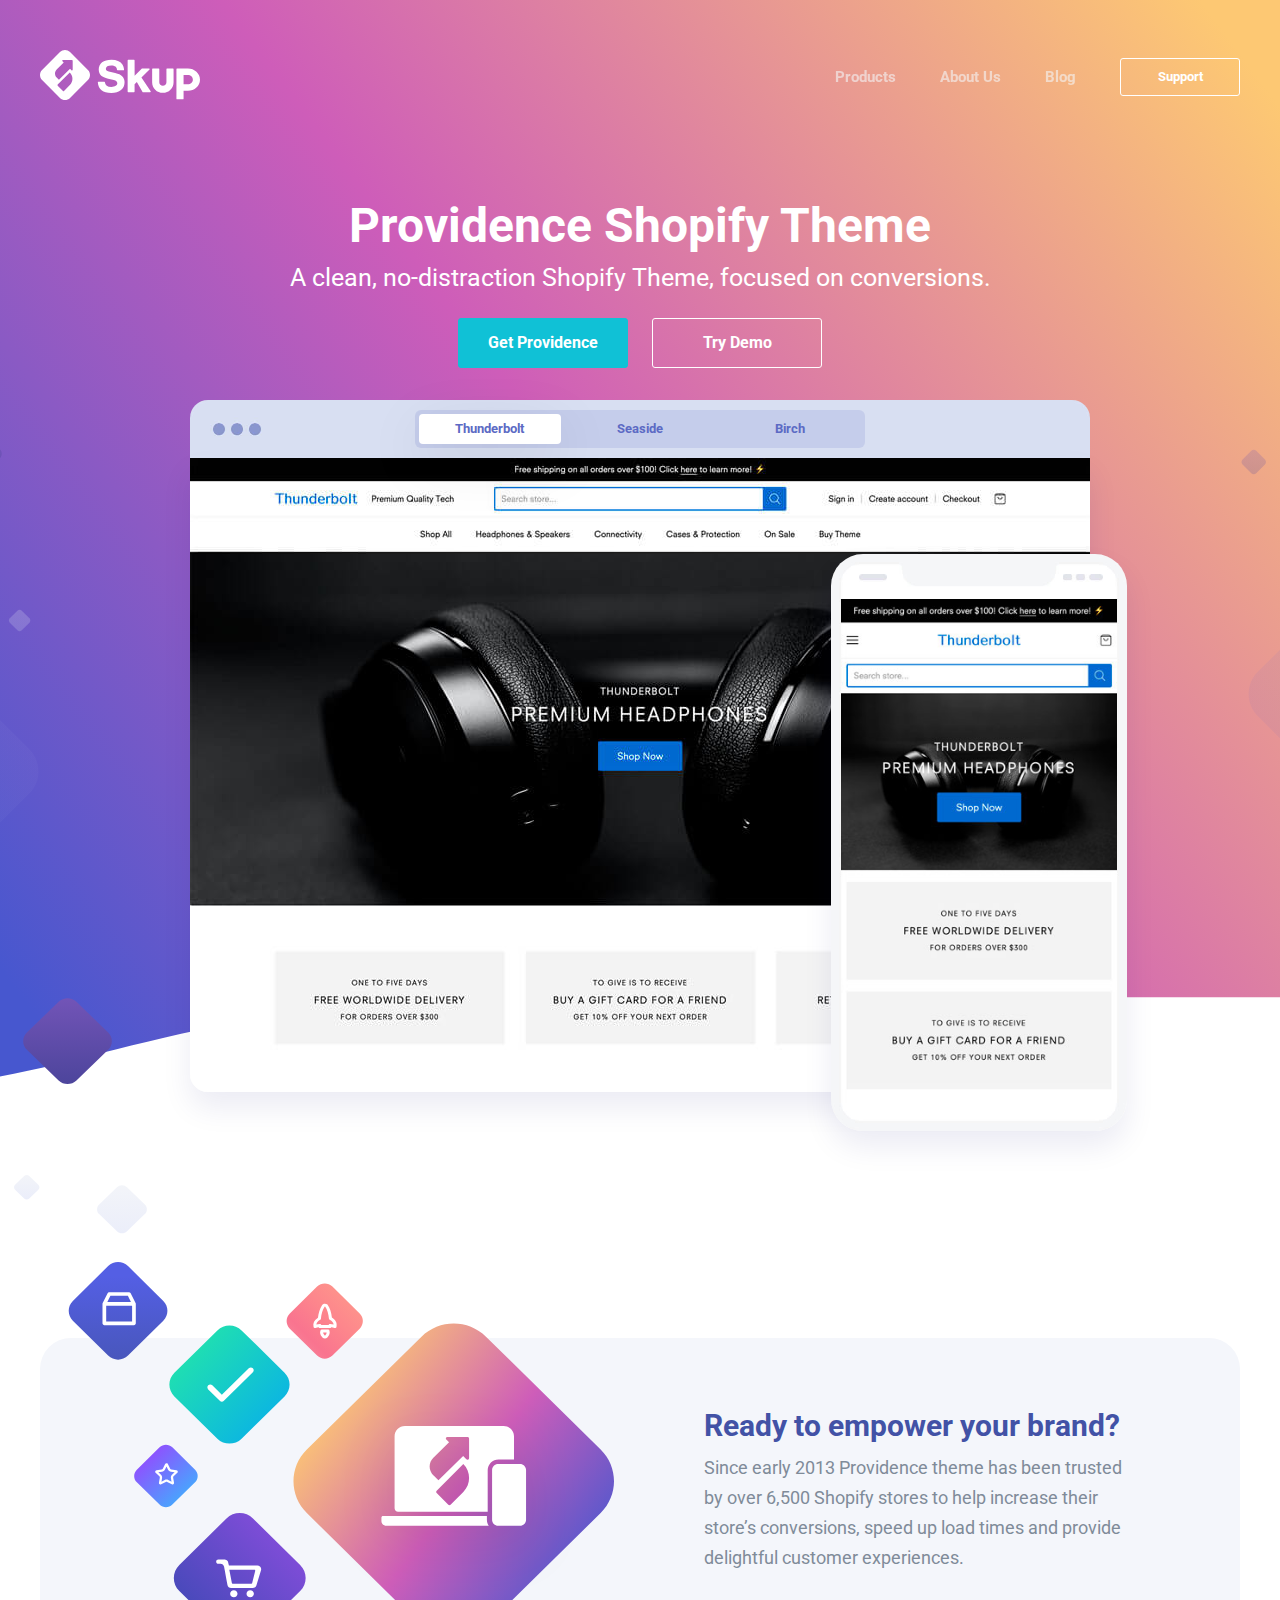
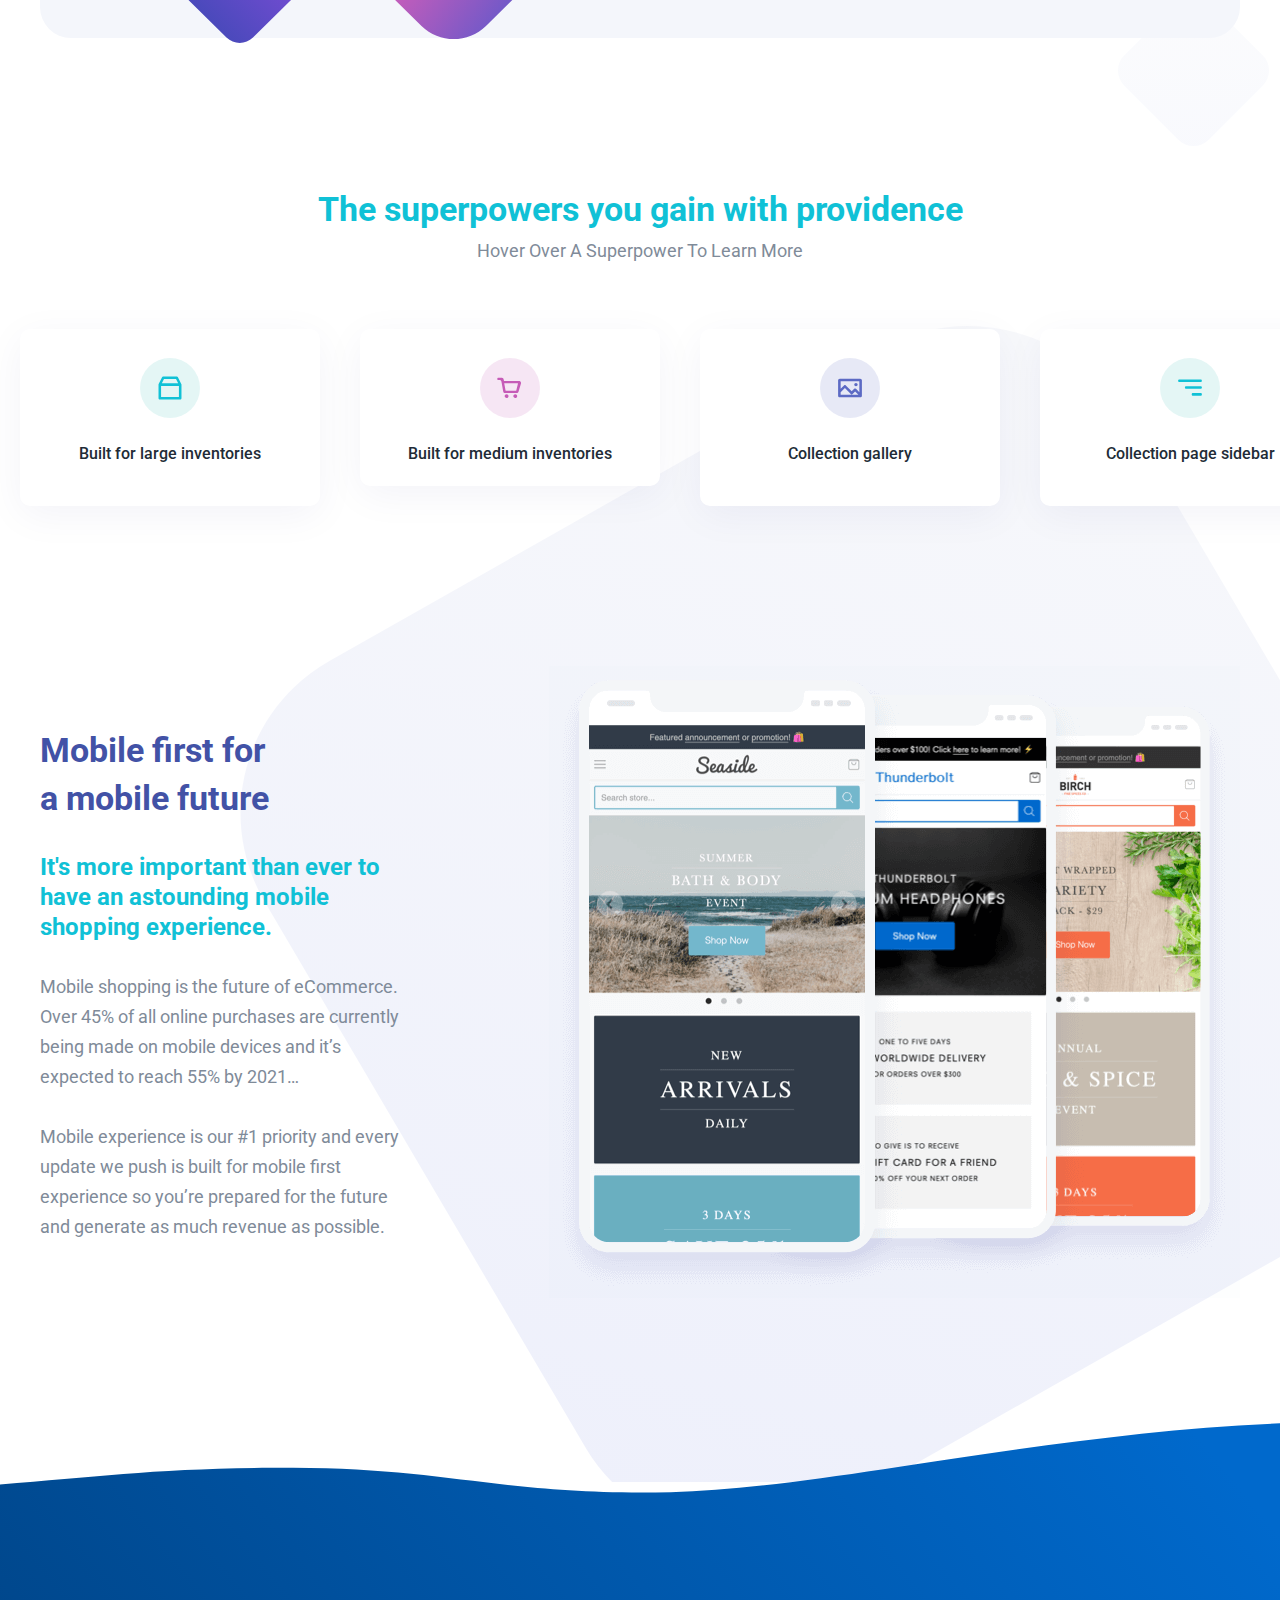
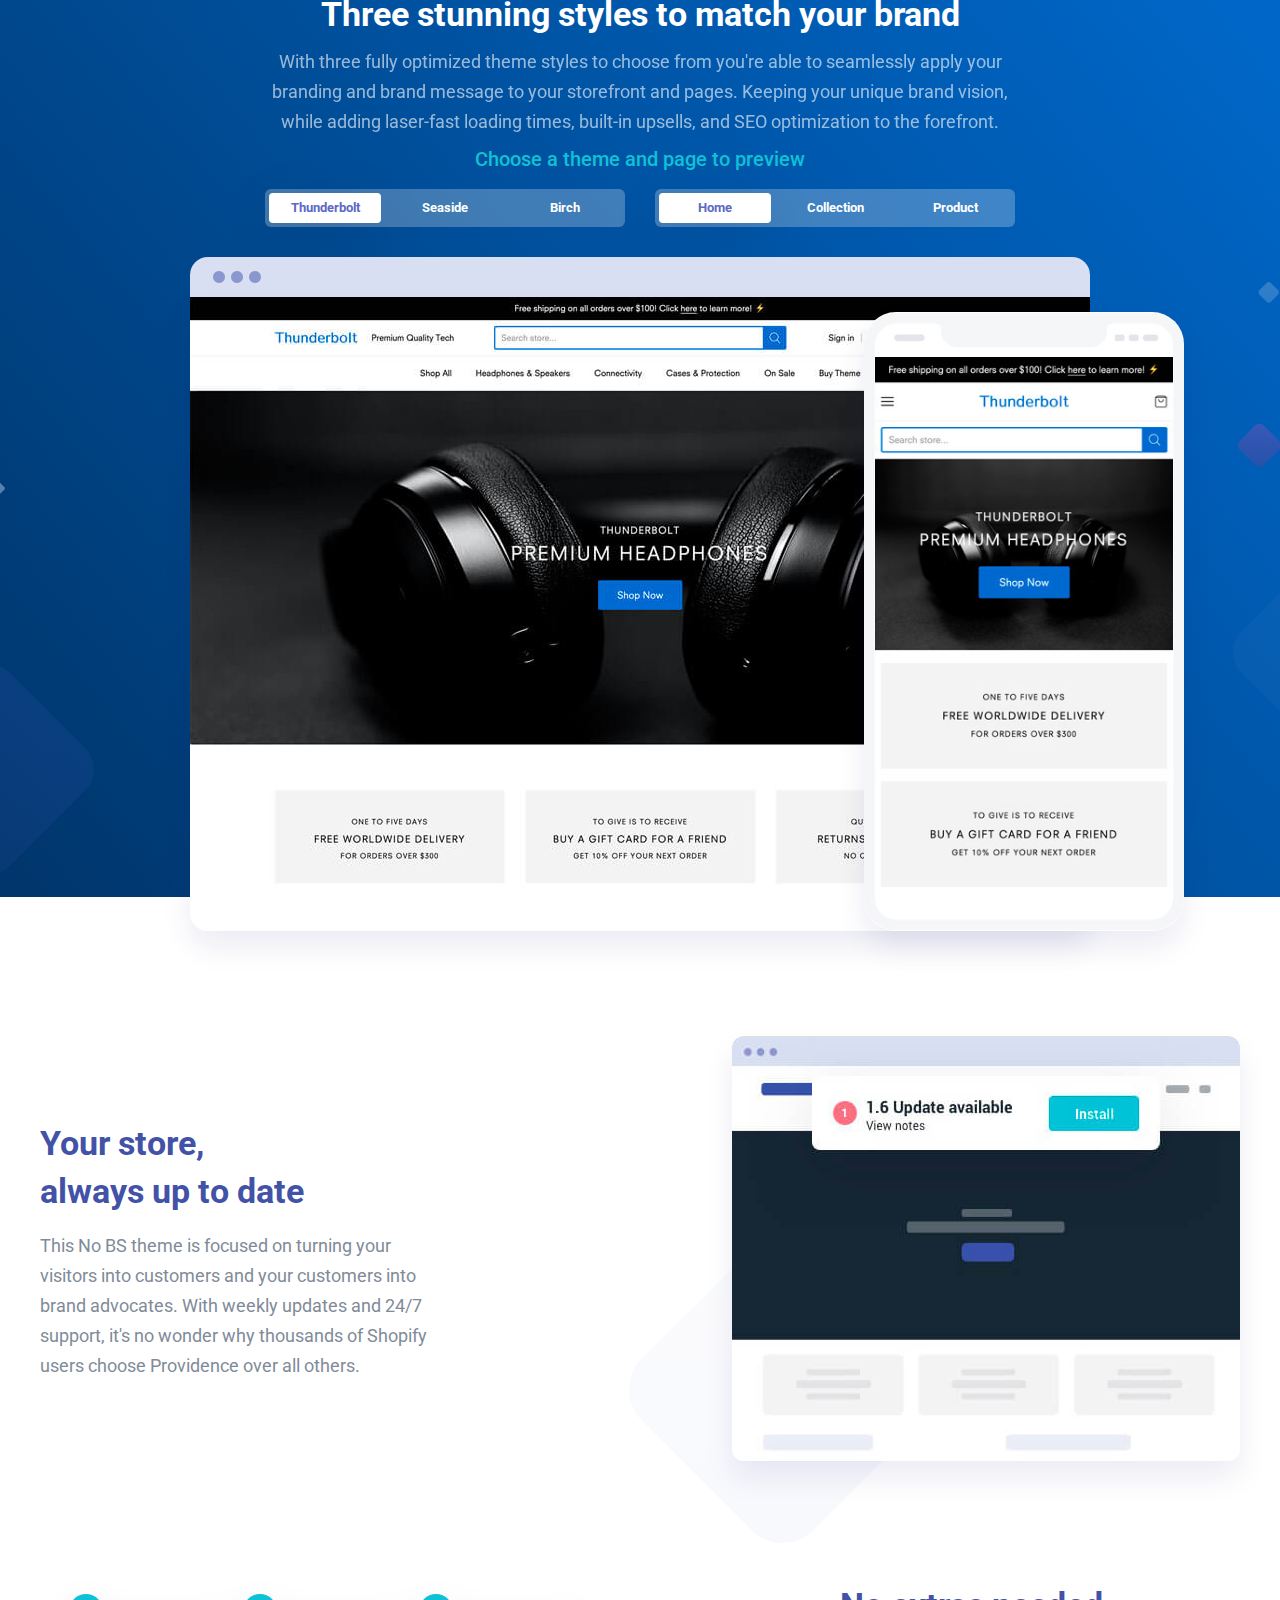
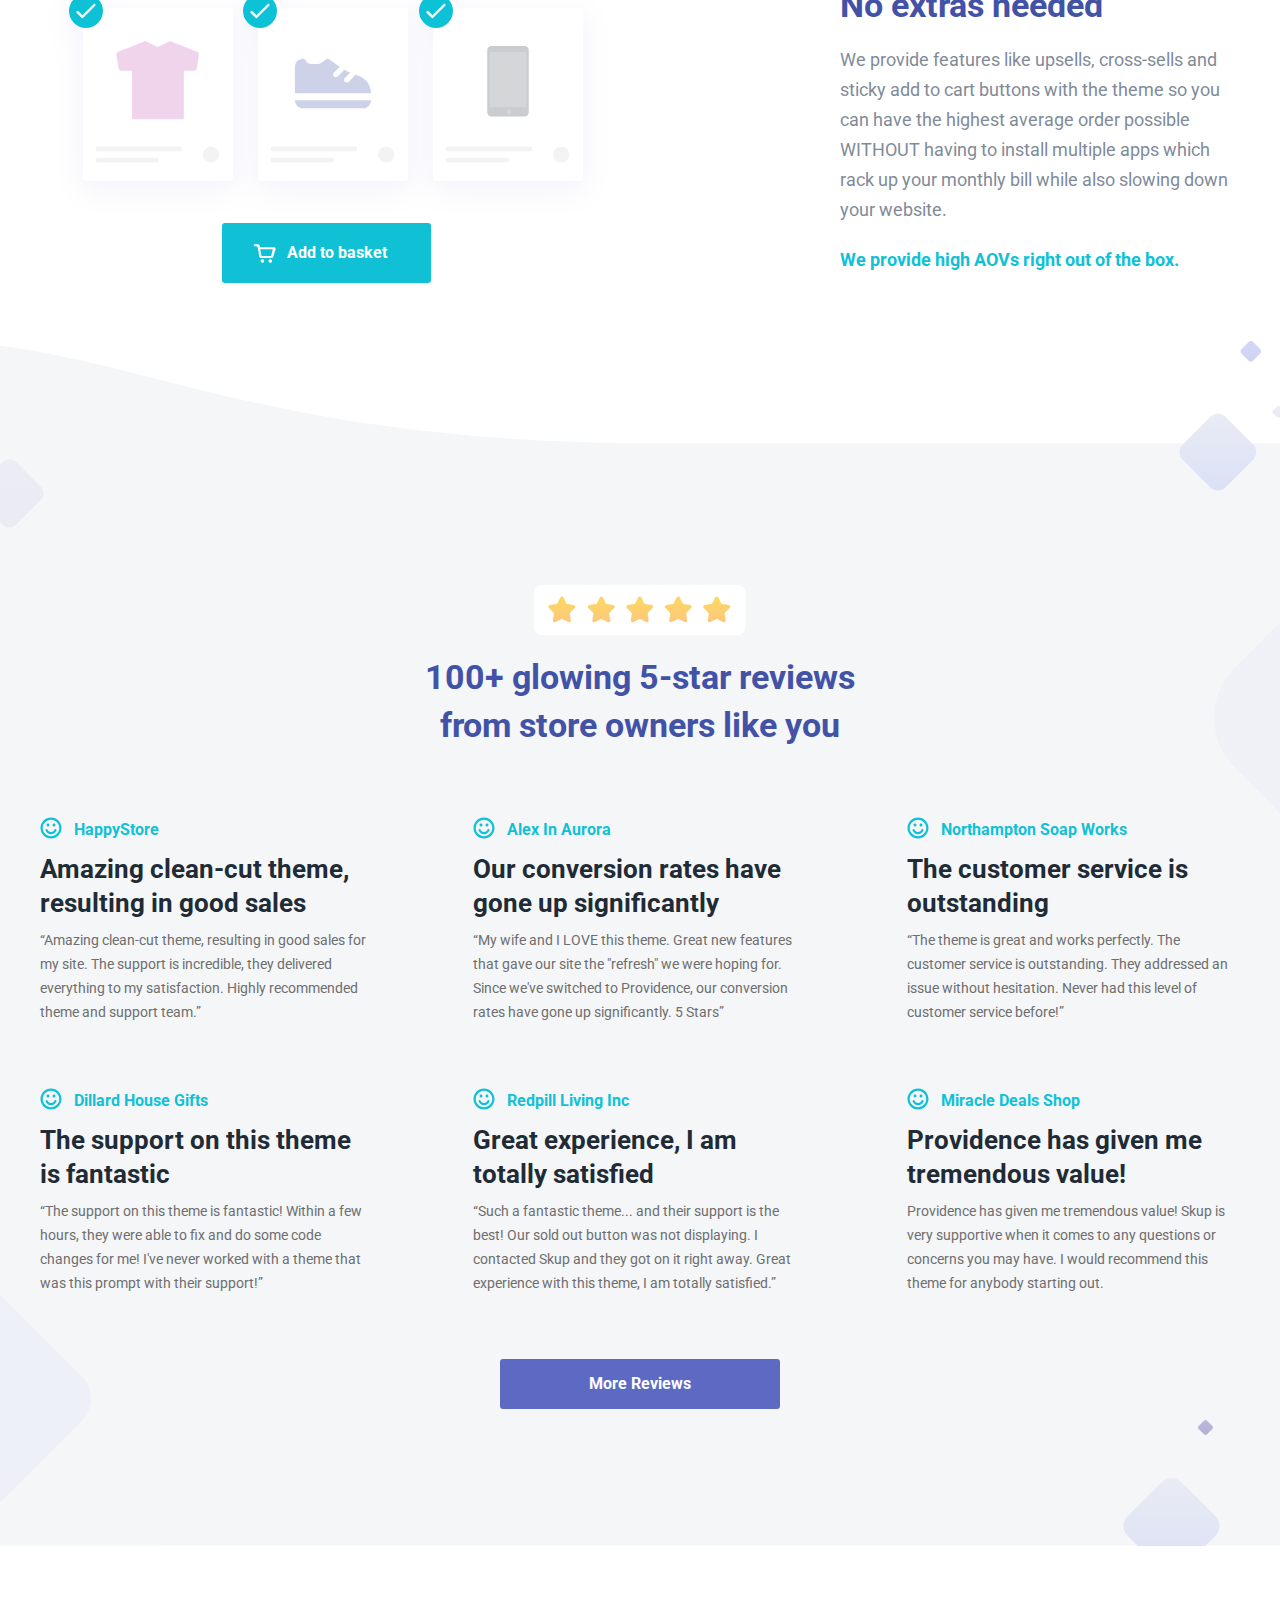
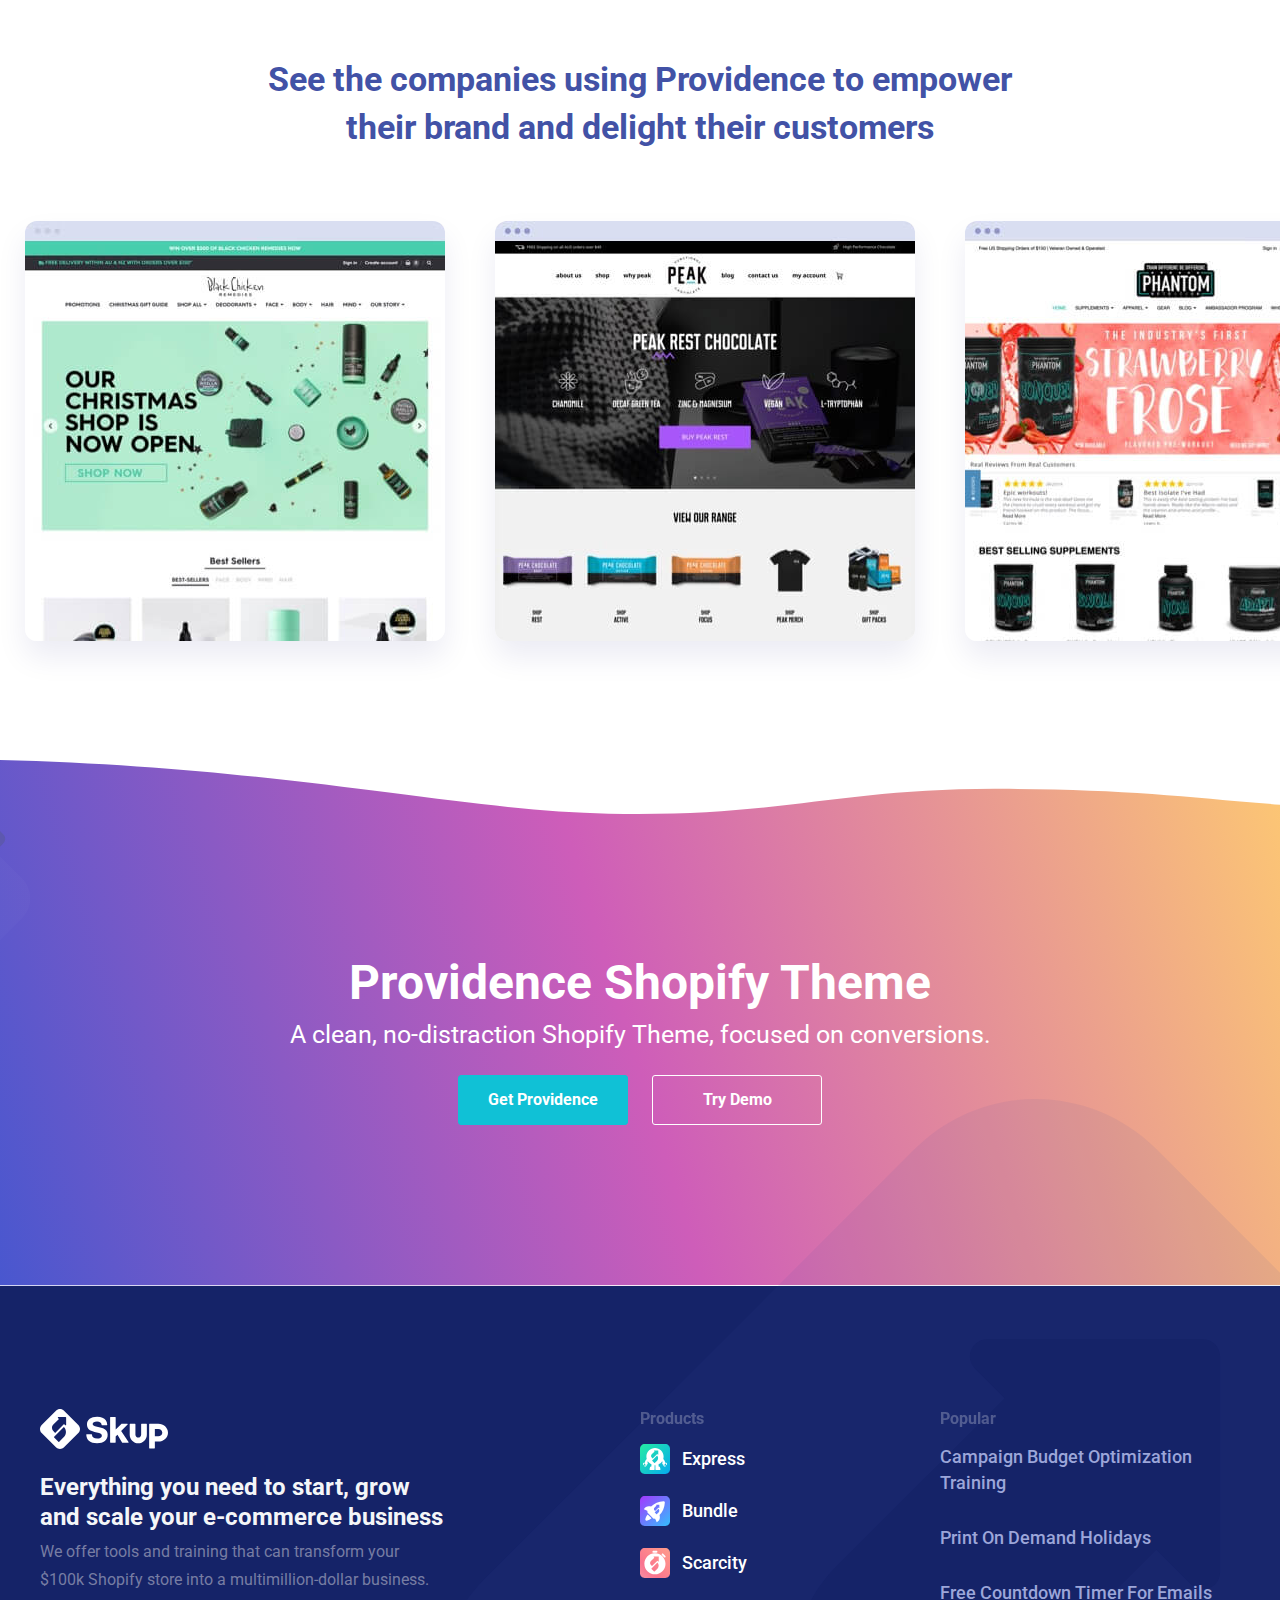
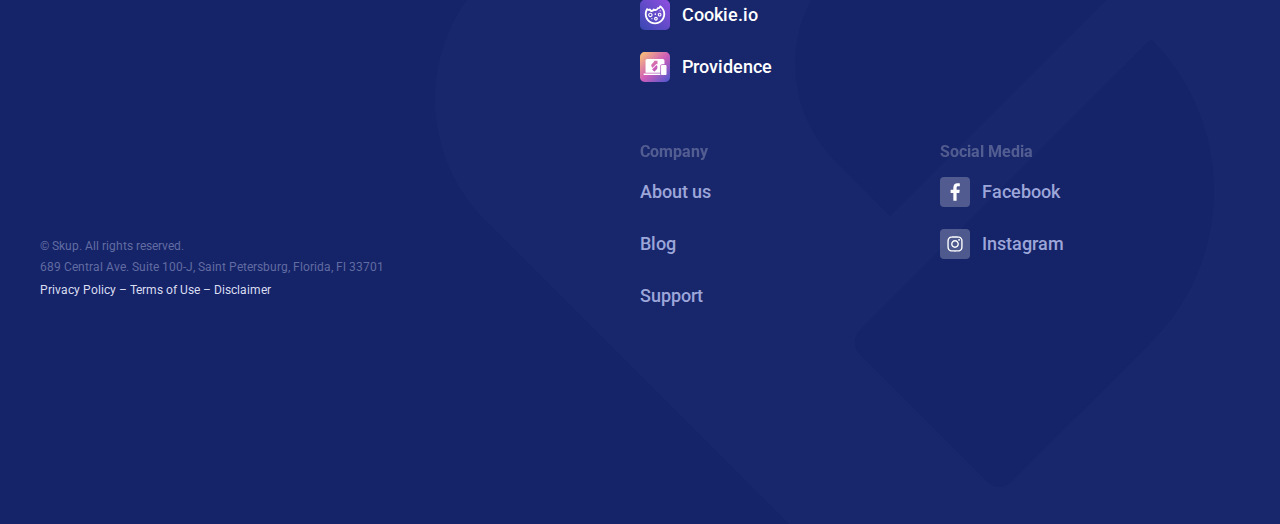
<file: demo-2/index.html>
<!DOCTYPE html>
<html>
<head>
	<title>Providence</title>
	<link rel="stylesheet" type="text/css" href="style.css">
	<meta name="viewport" content="width=device-width, initial-scale=1">
	<link href="https://fonts.googleapis.com/css?family=Roboto:400,500,700&display=swap" rel="stylesheet">
</head>
<body>
	<header>
		<div class="container">
			<div class="head-nav">
				<div class="head-nav-logo">
					<a href="#">
						<img src="./images/logo.svg">
					</a>
				</div>
				<div class="head-nav-links">
					<div class="head-nav-mobile-btn">
						<div class="hamburger">
							<div class="hamburger-box">
								<div class="hamburger-inner"></div>
							</div>
						</div>
					</div>
					<div class="head-nav-mobile-content">
						<div class="one-head-nav">
							<a href="#">Products</a>
							<span class="menu_open_icon" id="open-icon-product"></span>
							<div class="head-products">
								<a class="one-footer-links footer-link-express" target="_blank" href="#">
									Express
								</a>
								<a class="one-footer-links footer-link-bundle" target="_blank" href="#">
									Bundle
								</a>
								<a class="one-footer-links footer-link-scarcity" target="_blank" href="#">
									Scarcity
								</a>
								<a class="one-footer-links footer-link-cookie" target="_blank" href="#">
									Cookie.io
								</a>
								<a class="one-footer-links footer-link-providence" target="_blank" href="#">
									Providence
								</a>
							</div>
						</div>
						<div class="one-head-nav">
							<a href="#">About Us</a>
						</div>
						<div class="one-head-nav">
							<a href="#">Blog</a>
							<span class="menu_open_icon" id="open-icon-blog"></span>
							<div class="head-blog">
							    <div class="top-nav-search">
							        <form role="search" method="get" class="search-form mobile " action="#">
							            <input type="text" value="" name="s" placeholder="Search" class="search-input-header">
							        </form>
							    </div>
							    <div class="fixed-nav-trendings">
							        <div>
							            <svg width="15px" height="20px" viewBox="0 0 15 20" version="1.1" xmlns="http://www.w3.org/2000/svg" xmlns:xlink="http://www.w3.org/1999/xlink">
							                <g id="Symbols" stroke="none" stroke-width="1" fill-rule="evenodd">
							                    <g id="blog-navigation" transform="translate(-650.000000, -10.000000)">
							                        <g id="icon---trending" transform="translate(650.000000, 10.000000)">
							                            <path d="M8.87526918,0.15446031 C8.87526918,0.15446031 7.49182829,1.23033935 6.43198661,2.89308749 C5.37214493,4.55583562 4.60513518,6.97552773 6.02053058,9.35107609 C6.65488637,10.4148835 6.56442338,11.1278265 6.29624869,11.5804786 C6.02807399,12.0331307 5.51758358,12.2639925 5.0421027,12.2054913 C4.59392142,12.1504545 4.1891618,12.0048015 3.83884938,11.5386278 C3.48851523,11.072454 3.17570991,10.2032434 3.20399407,8.63535438 C3.20803929,8.39889131 3.09321604,8.17577872 2.89733466,8.03948576 C2.70145328,7.9031928 2.44990506,7.87138654 2.22552275,7.95454052 C2.22552275,7.95454052 1.57841845,8.21293149 1.03638617,8.88370229 C0.494375605,9.5544588 0,10.6622385 0,12.3212723 C0,16.5792875 3.34096268,20 7.67226923,20 C10.48237,20 12.8739635,18.5033981 14.2018062,16.3462113 C14.6205015,15.6662546 14.9184879,14.7003207 14.9865523,13.5992268 C15.0546023,12.498133 14.875088,11.2610364 14.2018062,10.1644426 C13.5568882,9.11334982 12.7644321,8.47762259 12.0667754,7.86525299 C11.3691114,7.25294052 10.7499365,6.66665716 10.2159617,5.61770723 C9.28534248,3.7900986 10.022251,0.909182816 10.022251,0.909182816 C10.0859237,0.687532169 10.0373515,0.449187501 9.89179812,0.269047495 C9.74624472,0.0889074885 9.52157765,-0.0109145276 9.28839749,0.000950042263 C9.13768511,0.00852654915 8.99335961,0.0621714093 8.87526918,0.15446031 Z M8.43371439,6.52522839 C9.02805893,7.69276958 9.64577995,8.40148373 10.7475022,9.36842238 C11.1728928,9.73748771 11.3587465,9.90054971 11.5447386,10.0753762 C11.9539413,10.460013 12.2483303,10.8049292 12.4971095,11.2103917 C12.8816315,11.836674 13.0432669,12.619804 12.9903609,13.4758619 C12.9438766,14.227846 12.7517303,14.886756 12.4987808,15.2975433 C11.4740303,16.9623326 9.67665862,18 7.67226923,18 C4.4963065,18 2.0320577,15.5371665 2.00031028,12.3829676 C2.0749811,12.5078329 2.15488195,12.6268977 2.24000878,12.7401721 C2.90848268,13.6297352 3.76803112,14.0640584 4.79833306,14.1905798 C6.07174899,14.3472557 7.34862294,13.7279531 8.01693773,12.5999045 C8.74610986,11.3691349 8.65091476,9.85718261 7.7383088,8.3267529 C7.03457685,7.14563447 7.11410698,5.82578733 7.82317725,4.47586191 C7.9217383,5.21563473 8.11663996,5.90253762 8.43371439,6.52522839 Z"></path>
							                        </g>
							                    </g>
							                </g>
							            </svg>
							            <div class="trending-tags-title"> Trending Tags</div>
							        </div>
							        <a href="#" class="one-trading-tag">Print On Demand</a>
							        <a href="#" class="one-trading-tag">Holiday Preparation</a>
							        <a href="#" class="one-trading-tag">Design Ideas</a>
							    </div>
							</div>
						</div>
						<div class="one-head-nav">
							<a href="#" class="support-btn">Support</a>
						</div>
					</div>
				</div>
			</div>
		</div>
		<div class="container container-2">
			<div class="head-title">
				Providence Shopify Theme
			</div>
			<div class="head-desc">
				A clean, no-distraction Shopify Theme, focused on conversions.
			</div>
			<div class="head-buttons">
				<a  href="#" target="_blank" class="get-providence-btn">
					Get Providence
				</a>
				<a href="#" target="_blank" class="try-demo-btn">
					Try Demo
				</a>
			</div>
			<div class="head-images">
				<div class="one-theme-parent">
					<div class="one-theme-child">
						<label class="one-theme">
							<input type="radio" checked name="theme-head" value="thunderbolt">
							<div class="one-theme-inner">
								Thunderbolt
							</div>
						</label>
						<label class="one-theme">
							<input type="radio" name="theme-head" value="seaside">
							<div class="one-theme-inner">
								Seaside
							</div>
						</label>
						<label class="one-theme">
							<input type="radio" name="theme-head" value="birch">
							<div class="one-theme-inner">
								Birch
							</div>
						</label>
					</div>
				</div>
				<div class="head-desktop-parent">
					<img class="head-desktop-img" src="./images/themes/thunderbolt-desktop-home.jpg" srcset="./images/themes/thunderbolt-desktop-home.jpg 1x, ./images/themes/thunderbolt-desktop-home@2x.jpg 2x">
				</div>
				<div class="head-mobile-parent">
					<img class="head-mobile-img" src="./images/themes/thunderbolt-mobile-home.jpg" srcset="./images/themes/thunderbolt-mobile-home.jpg 1x, ./images/themes/thunderbolt-mobile-home@2x.jpg 2x">
				</div>
			</div>
		</div>
	</header>

	<section id="ready-to-empower">
		<div class="container">
			<div class="ready-to-empower-container">
				<img class="ready-to-empower-img" src="./images/ready-to-empower.svg">
				<div class="ready-to-empower-right">
					<div class="ready-to-empower-title">
						Ready to empower your brand?
					</div>
					<div class="ready-to-empower-desc">
						Since early 2013 Providence theme has been trusted by over 6,500 Shopify stores to help increase their store’s conversions, speed up load times and provide delightful customer experiences.
					</div>
				</div>
			</div>
		</div>
	</section>

	<section id="superpowers">
		<div class="superpowers-title">
			The superpowers you gain with providence
		</div>
		<div class="superpowers-desc">
			Hover Over A Superpower To Learn More
		</div>
		<div class="slider">
			<div class="slide-track">
				<div class="slide">
					<div class="slide-inner">
						<img src="./images/superpower-1.svg">
						<div class="slide-title">
							Built for large inventories
						</div>
						<div class="slide-desc">
							Ideal for stores with a large number of products
						</div>
					</div>
				</div>
				<div class="slide">
					<div class="slide-inner">
						<img src="./images/superpower-2.svg">
						<div class="slide-title">
							Built for medium inventories
						</div>
						<div class="slide-desc">
							Ideal for stores with medium sized catalogs
						</div>
					</div>
				</div>
				<div class="slide">
					<div class="slide-inner">
						<img src="./images/superpower-3.svg">
						<div class="slide-title">
							Collection gallery
						</div>
						<div class="slide-desc">
							Promote a collection with a dedicated image gallery
						</div>
					</div>
				</div>
				<div class="slide">
					<div class="slide-inner">
						<img src="./images/superpower-4.svg">
						<div class="slide-title">
							Collection page sidebar
						</div>
						<div class="slide-desc">
							Share collection specific details in a dedicated sidebar
						</div>
					</div>
				</div>
				<div class="slide">
					<div class="slide-inner">
						<img src="./images/superpower-5.svg">
						<div class="slide-title">
							Custom modules
						</div>
						<div class="slide-desc">
							Share promotions, FAQs or blog posts on your home page
						</div>
					</div>
				</div>
				<div class="slide">
					<div class="slide-inner">
						<img src="./images/superpower-19.svg">
						<div class="slide-title">
							Custom sidebar
						</div>
						<div class="slide-desc">
							Customize your sidebar menu to feature collection specific details
						</div>
					</div>
				</div>
				<div class="slide">
					<div class="slide-inner">
						<img src="./images/superpower-6.svg">
						<div class="slide-title">
							Featured collections
						</div>
						<div class="slide-desc">
							Display multiple featured collections on your home page
						</div>
					</div>
				</div>
				<div class="slide">
					<div class="slide-inner">
						<img src="./images/superpower-7.svg">
						<div class="slide-title">
							Fixed navigation
						</div>
						<div class="slide-desc">
							Give customers access to your menu, logo and cart at all times.
						</div>
					</div>
				</div>
				<div class="slide">
					<div class="slide-inner">
						<img src="./images/superpower-8.svg">
						<div class="slide-title">
							Full width images
						</div>
						<div class="slide-desc">
							Big bold images to showcase products.
						</div>
					</div>
				</div>
				<div class="slide">
					<div class="slide-inner">
						<img src="./images/superpower-9.svg">
						<div class="slide-title">
							Full width video
						</div>
						<div class="slide-desc">
							Tell your story with a full width video, front and center
						</div>
					</div>
				</div>
				<div class="slide">
					<div class="slide-inner">
						<img src="./images/superpower-10.svg">
						<div class="slide-title">
							Promotional banners
						</div>
						<div class="slide-desc">
							Promote your latest sale, promotion or discount
						</div>
					</div>
				</div>
				<div class="slide">
					<div class="slide-inner">
						<img src="./images/superpower-20.svg">
						<div class="slide-title">
							Quick buy
						</div>
						<div class="slide-desc">
							Allow customers to add to their cart without leaving the page
						</div>
					</div>
				</div>
				<div class="slide">
					<div class="slide-inner">
						<img src="./images/superpower-11.svg">
						<div class="slide-title">
							Related products
						</div>
						<div class="slide-desc">
							Display related products seamlessly
						</div>
					</div>
				</div>
				<div class="slide">
					<div class="slide-inner">
						<img src="./images/superpower-12.svg">
						<div class="slide-title">
							Search focused
						</div>
						<div class="slide-desc">
							Customers can easily search for products, tags and anything else
						</div>
					</div>
				</div>
				<div class="slide">
					<div class="slide-inner">
						<img src="./images/superpower-13.svg">
						<div class="slide-title">
							Single featured product
						</div>
						<div class="slide-desc">
							Promote a single product front and center
						</div>
					</div>
				</div>
				<div class="slide">
					<div class="slide-inner">
						<img src="./images/superpower-14.svg">
						<div class="slide-title">
							Slideshows
						</div>
						<div class="slide-desc">
							Showcase multiple products or brand images
						</div>
					</div>
				</div>
				<div class="slide">
					<div class="slide-inner">
						<img src="./images/superpower-15.svg">
						<div class="slide-title">
							Social sharing
						</div>
						<div class="slide-desc">
							Encourage sharing of stories, products and more
						</div>
					</div>
				</div>
				<div class="slide">
					<div class="slide-inner">
						<img src="./images/superpower-21.svg">
						<div class="slide-title">
							Multiple blogs
						</div>
						<div class="slide-desc">
							Share your brands story and the latest news on multiple blogs
						</div>
					</div>
				</div>
				<div class="slide">
					<div class="slide-inner">
						<img src="./images/superpower-16.svg">
						<div class="slide-title">
							Twitter feed
						</div>
						<div class="slide-desc">
							Share your latest tweets with customers and followers
						</div>
					</div>
				</div>
				<div class="slide">
					<div class="slide-inner">
						<img src="./images/superpower-17.svg">
						<div class="slide-title">
							Wide layout
						</div>
						<div class="slide-desc">
							Make the most of awesome product photograhpy
						</div>
					</div>
				</div>
				<div class="slide">
					<div class="slide-inner">
						<img src="./images/superpower-18.svg">
						<div class="slide-title">
							Blog widgets
						</div>
						<div class="slide-desc">
							Versatile widgets to use in your blogs sidebar
						</div>
					</div>
				</div>

				<div class="slide">
					<div class="slide-inner">
						<img src="./images/superpower-1.svg">
						<div class="slide-title">
							Built for large inventories
						</div>
						<div class="slide-desc">
							Ideal for stores with a large number of products
						</div>
					</div>
				</div>
				<div class="slide">
					<div class="slide-inner">
						<img src="./images/superpower-2.svg">
						<div class="slide-title">
							Built for medium inventories
						</div>
						<div class="slide-desc">
							Ideal for stores with medium sized catalogs
						</div>
					</div>
				</div>
				<div class="slide">
					<div class="slide-inner">
						<img src="./images/superpower-3.svg">
						<div class="slide-title">
							Collection gallery
						</div>
						<div class="slide-desc">
							Promote a collection with a dedicated image gallery
						</div>
					</div>
				</div>
				<div class="slide">
					<div class="slide-inner">
						<img src="./images/superpower-4.svg">
						<div class="slide-title">
							Collection page sidebar
						</div>
						<div class="slide-desc">
							Share collection specific details in a dedicated sidebar
						</div>
					</div>
				</div>
				<div class="slide">
					<div class="slide-inner">
						<img src="./images/superpower-5.svg">
						<div class="slide-title">
							Custom modules
						</div>
						<div class="slide-desc">
							Share promotions, FAQs or blog posts on your home page
						</div>
					</div>
				</div>
				<div class="slide">
					<div class="slide-inner">
						<img src="./images/superpower-19.svg">
						<div class="slide-title">
							Custom sidebar
						</div>
						<div class="slide-desc">
							Customize your sidebar menu to feature collection specific details
						</div>
					</div>
				</div>
				<div class="slide">
					<div class="slide-inner">
						<img src="./images/superpower-6.svg">
						<div class="slide-title">
							Featured collections
						</div>
						<div class="slide-desc">
							Display multiple featured collections on your home page
						</div>
					</div>
				</div>
				<div class="slide">
					<div class="slide-inner">
						<img src="./images/superpower-7.svg">
						<div class="slide-title">
							Fixed navigation
						</div>
						<div class="slide-desc">
							Give customers access to your menu, logo and cart at all times.
						</div>
					</div>
				</div>
				<div class="slide">
					<div class="slide-inner">
						<img src="./images/superpower-8.svg">
						<div class="slide-title">
							Full width images
						</div>
						<div class="slide-desc">
							Big bold images to showcase products.
						</div>
					</div>
				</div>
				<div class="slide">
					<div class="slide-inner">
						<img src="./images/superpower-9.svg">
						<div class="slide-title">
							Full width video
						</div>
						<div class="slide-desc">
							Tell your story with a full width video, front and center
						</div>
					</div>
				</div>
				<div class="slide">
					<div class="slide-inner">
						<img src="./images/superpower-10.svg">
						<div class="slide-title">
							Promotional banners
						</div>
						<div class="slide-desc">
							Promote your latest sale, promotion or discount
						</div>
					</div>
				</div>
				<div class="slide">
					<div class="slide-inner">
						<img src="./images/superpower-20.svg">
						<div class="slide-title">
							Quick buy
						</div>
						<div class="slide-desc">
							Allow customers to add to their cart without leaving the page
						</div>
					</div>
				</div>
				<div class="slide">
					<div class="slide-inner">
						<img src="./images/superpower-11.svg">
						<div class="slide-title">
							Related products
						</div>
						<div class="slide-desc">
							Display related products seamlessly
						</div>
					</div>
				</div>
				<div class="slide">
					<div class="slide-inner">
						<img src="./images/superpower-12.svg">
						<div class="slide-title">
							Search focused
						</div>
						<div class="slide-desc">
							Customers can easily search for products, tags and anything else
						</div>
					</div>
				</div>
				<div class="slide">
					<div class="slide-inner">
						<img src="./images/superpower-13.svg">
						<div class="slide-title">
							Single featured product
						</div>
						<div class="slide-desc">
							Promote a single product front and center
						</div>
					</div>
				</div>
				<div class="slide">
					<div class="slide-inner">
						<img src="./images/superpower-14.svg">
						<div class="slide-title">
							Slideshows
						</div>
						<div class="slide-desc">
							Showcase multiple products or brand images
						</div>
					</div>
				</div>
				<div class="slide">
					<div class="slide-inner">
						<img src="./images/superpower-15.svg">
						<div class="slide-title">
							Social sharing
						</div>
						<div class="slide-desc">
							Encourage sharing of stories, products and more
						</div>
					</div>
				</div>
				<div class="slide">
					<div class="slide-inner">
						<img src="./images/superpower-21.svg">
						<div class="slide-title">
							Multiple blogs
						</div>
						<div class="slide-desc">
							Share your brands story and the latest news on multiple blogs
						</div>
					</div>
				</div>
				<div class="slide">
					<div class="slide-inner">
						<img src="./images/superpower-16.svg">
						<div class="slide-title">
							Twitter feed
						</div>
						<div class="slide-desc">
							Share your latest tweets with customers and followers
						</div>
					</div>
				</div>
				<div class="slide">
					<div class="slide-inner">
						<img src="./images/superpower-17.svg">
						<div class="slide-title">
							Wide layout
						</div>
						<div class="slide-desc">
							Make the most of awesome product photograhpy
						</div>
					</div>
				</div>
				<div class="slide">
					<div class="slide-inner">
						<img src="./images/superpower-18.svg">
						<div class="slide-title">
							Blog widgets
						</div>
						<div class="slide-desc">
							Versatile widgets to use in your blogs sidebar
						</div>
					</div>
				</div>
			</div>
		</div>

		<div class="container">
			<div class="mobile-first-container">
				<div class="mobile-first-left">
					<div class="mobile-first-title">
						Mobile first for <br>
						a mobile future
					</div>
					<div class="mobile-first-small-title">
						It's more important than ever to have an astounding mobile shopping experience.
					</div>
					<div class="mobile-first-desc">
						Mobile shopping is the future of eCommerce. Over 45% of all online purchases are currently being made on mobile devices and it’s expected to reach 55% by 2021… 
						<br><br>
						Mobile experience is our #1 priority and every update we push is built for mobile first experience so you’re prepared for the future and generate as much revenue as possible.
					</div>
				</div>
				<div class="mobile-first-right">
					<img class="mobile-first-img" src="./images/mobile-first-phones.png" srcset="./images/mobile-first-phones.png 1x, ./images/mobile-first-phones@2x.png 2x">
				</div>
			</div>
		</div>
	</section>
	<section id="three-stunning">
		<div class="container container-2">
			<div class="stunning-top-container">
				<div class="stunning-title">
					Three stunning styles to match your brand
				</div>
				<div class="stunning-desc">
					With three fully optimized theme styles to choose from you're able to seamlessly apply your branding and brand message to your storefront and pages. Keeping your unique brand vision, while adding laser-fast loading times, built-in upsells, and SEO optimization to the forefront.
				</div>
				<div class="choose-a-theme">
					Choose a theme and page to preview
				</div>
				<div class="theme-parent">
					<div class="one-theme-parent">
						<div class="one-theme-child">
							<label class="one-theme">
								<input type="radio" checked name="theme" value="thunderbolt">
								<div class="one-theme-inner">
									Thunderbolt
								</div>
							</label>
							<label class="one-theme">
								<input type="radio" name="theme" value="seaside">
								<div class="one-theme-inner">
									Seaside
								</div>
							</label>
							<label class="one-theme">
								<input type="radio" name="theme" value="birch">
								<div class="one-theme-inner">
									Birch
								</div>
							</label>
						</div>
					</div>
					<div class="one-theme-parent">
						<div class="one-theme-child">
							<label class="one-theme">
								<input type="radio" checked name="page" value="home">
								<div class="one-theme-inner">
									Home
								</div>
							</label>
							<label class="one-theme">
								<input type="radio" name="page" value="collection">
								<div class="one-theme-inner">
									Collection
								</div>
							</label>
							<label class="one-theme">
								<input type="radio" name="page" value="product">
								<div class="one-theme-inner">
									Product
								</div>
							</label>
						</div>
					</div>
				</div>
			</div>
			<div class="stunning-images">
				<div class="stunning-desktop">
					<img class="stunning-desktop-img" src="./images/themes/thunderbolt-desktop-home.jpg" srcset="./images/themes/thunderbolt-desktop-home.jpg 1x, ./images/themes/thunderbolt-desktop-home@2x.jpg 2x">
				</div>
				<div class="stunning-mobile">
					<img class="stunning-mobile-img" src="./images/themes/thunderbolt-mobile-home.jpg" srcset="./images/themes/thunderbolt-mobile-home.jpg 1x, ./images/themes/thunderbolt-mobile-home@2x.jpg 2x">
				</div>
			</div>
		</div>
	</section>
	<section id="your-store-section">
		<div class="container">
			<div class="one-store-row one-store-row-margin">
				<div class="one-store-left one-text-store">
					<div class="one-store-title">
						Your store, <br>
						always up to date
					</div>
					<div class="one-store-desc">
						This No BS theme is focused on turning your visitors into customers and your customers into brand advocates. With weekly updates and 24/7 support, it's no wonder why thousands of Shopify users choose Providence over all others.
					</div>
				</div>
				<div class="one-store-right one-store-right-1">
					<img class="one-store-img" src="./images/your-store-img.jpg" srcset="./images/your-store-img.jpg 1x, ./images/your-store-img@2x.jpg 2x">
				</div>
			</div>
			<div class="one-store-row">
				<div class="one-store-left">
					<img src="./images/add-to-basket-img.svg">
					<div class="add-to-basket-btn">Add to basket</div>
				</div>
				<div class="one-store-right one-text-store">
					<div class="one-store-title">
						No extras needed
					</div>
					<div class="one-store-desc">
						We provide features like upsells, cross-sells and sticky add to cart buttons with the theme so you can have the highest average order possible WITHOUT having to install multiple apps which rack up your monthly bill while also slowing down your website.
					</div>
					<div class="one-store-blue-desc">
						We provide high AOVs right out of the box.
					</div>
				</div>
			</div>
		</div>
	</section>

	<section id="reviews-section">
		<div class="container">
			<img src="./images/5-star.svg" class="stars-img">
			<div class="reviews-title">
				100+ glowing 5-star reviews from store owners like you
			</div>
			<div class="rewiews-list">
				<div class="one-review">
					<div class="one-review-top">
						<img src="./images/happy-smile.svg"> HappyStore
					</div>
					<div class="one-review-title">
						Amazing clean-cut theme, resulting in good sales
					</div>
					<div class="one-review-desc">
						“Amazing clean-cut theme, resulting in good sales for my site. The support is incredible, they delivered everything to my satisfaction. Highly recommended theme and support team.”
					</div>
				</div>

				<div class="one-review">
					<div class="one-review-top">
						<img src="./images/happy-smile.svg"> Alex In Aurora
					</div>
					<div class="one-review-title">
						Our conversion rates have gone up significantly
					</div>
					<div class="one-review-desc">
						“My wife and I LOVE this theme. Great new features that gave our site the "refresh" we were hoping for. Since we've switched to Providence, our conversion rates have gone up significantly. 5 Stars”
					</div>
				</div>

				<div class="one-review">
					<div class="one-review-top">
						<img src="./images/happy-smile.svg"> Northampton Soap Works
					</div>
					<div class="one-review-title">
						The customer service is outstanding
					</div>
					<div class="one-review-desc">
						“The theme is great and works perfectly. The customer service is outstanding. They addressed an issue without hesitation. Never had this level of customer service before!”
					</div>
				</div>

				<div class="one-review">
					<div class="one-review-top">
						<img src="./images/happy-smile.svg"> Dillard House Gifts
					</div>
					<div class="one-review-title">
						The support on this theme is fantastic
					</div>
					<div class="one-review-desc">
						“The support on this theme is fantastic! Within a few hours, they were able to fix and do some code changes for me! I've never worked with a theme that was this prompt with their support!”
					</div>
				</div>

				<div class="one-review">
					<div class="one-review-top">
						<img src="./images/happy-smile.svg"> Redpill Living Inc
					</div>
					<div class="one-review-title">
						Great experience, I am totally satisfied
					</div>
					<div class="one-review-desc">
						“Such a fantastic theme... and their support is the best! Our sold out button was not displaying. I contacted Skup and they got on it right away. Great experience with this theme, I am totally satisfied.”
					</div>
				</div>

				<div class="one-review">
					<div class="one-review-top">
						<img src="./images/happy-smile.svg"> Miracle Deals Shop
					</div>
					<div class="one-review-title">
						Providence has given me tremendous value!
					</div>
					<div class="one-review-desc">
						Providence has given me tremendous value! Skup is very supportive when it comes to any questions or concerns you may have. I would recommend this theme for anybody starting out.
					</div>
				</div>
			</div>
			<a href="#" target="_blank" class="more-reviews-btn">More Reviews</a>
		</div>
	</section>

	<section id="companies">
		<div class="companies-title">
			See the companies using Providence to empower their brand and delight their customers
		</div>
		<div class="slider-2">
			<div class="slide-2-track">
				<div class="slide-2">
					<div class="slide-2-inner">
						<img src="./images/companies-1.jpg" srcset="./images/companies-1.jpg 1x, ./images/companies-1@2x.jpg 2x">
						<div class="slide-2-buttons">
							<a href="#" class="visit-site-btn">Visit Site</a>
						</div>
					</div>
				</div>
				<div class="slide-2">
					<div class="slide-2-inner">
						<img src="./images/companies-2.jpg" srcset="./images/companies-2.jpg 1x, ./images/companies-2@2x.jpg 2x">
						<div class="slide-2-buttons">
							<a href="#" class="visit-site-btn">Visit Site</a>
						</div>
					</div>
				</div>
				<div class="slide-2">
					<div class="slide-2-inner">
						<img src="./images/companies-3.jpg" srcset="./images/companies-3.jpg 1x, ./images/companies-3@2x.jpg 2x">
						<div class="slide-2-buttons">
							<a href="#" class="visit-site-btn">Visit Site</a>
						</div>
					</div>
				</div>
				<div class="slide-2">
					<div class="slide-2-inner">
						<img src="./images/companies-4.jpg" srcset="./images/companies-4.jpg 1x, ./images/companies-4@2x.jpg 2x">
						<div class="slide-2-buttons">
							<a href="#" class="visit-site-btn">Visit Site</a>
						</div>
					</div>
				</div>

				<div class="slide-2">
					<div class="slide-2-inner">
						<img src="./images/companies-1.jpg" srcset="./images/companies-1.jpg 1x, ./images/companies-1@2x.jpg 2x">
						<div class="slide-2-buttons">
							<a href="#" class="visit-site-btn">Visit Site</a>
						</div>
					</div>
				</div>
				<div class="slide-2">
					<div class="slide-2-inner">
						<img src="./images/companies-2.jpg" srcset="./images/companies-2.jpg 1x, ./images/companies-2@2x.jpg 2x">
						<div class="slide-2-buttons">
							<a href="#" class="visit-site-btn">Visit Site</a>
						</div>
					</div>
				</div>
				<div class="slide-2">
					<div class="slide-2-inner">
						<img src="./images/companies-3.jpg" srcset="./images/companies-3.jpg 1x, ./images/companies-3@2x.jpg 2x">
						<div class="slide-2-buttons">
							<a href="#" class="visit-site-btn">Visit Site</a>
						</div>
					</div>
				</div>
				<div class="slide-2">
					<div class="slide-2-inner">
						<img src="./images/companies-4.jpg" srcset="./images/companies-4.jpg 1x, ./images/companies-4@2x.jpg 2x">
						<div class="slide-2-buttons">
							<a href="#" class="visit-site-btn">Visit Site</a>
						</div>
					</div>
				</div>
			</div>
		</div>
	</section>

	<section id="providence-section">
		<div class="container">
			<div class="providence-title">
				Providence Shopify Theme
			</div>
			<div class="providence-desc">
				A clean, no-distraction Shopify Theme, focused on conversions.
			</div>
			<div class="bottom-buttons">
				<a  href="#" target="_blank" class="get-providence-btn">
					Get Providence
				</a>
				<a  href="#" target="_blank" class="try-demo-btn">
					Try Demo
				</a>
			</div>
		</div>
	</section>

	<footer>
		<div class="container">
			<div class="footer-left">
				<img src="./images/logo.svg">
				<div class="footer-title">
					Everything you need to start, grow <br>
					and scale your e-commerce business
				</div>	
				<div class="footer-desc">
					We offer tools and training that can transform your $100k Shopify store into a multimillion-dollar business.
				</div>
			</div>
			<div class="footer-center-right">
				<div class="footer-center">
					<div class="footer-links-parent">
						<div class="footer-links-title">
							Products
						</div>
						<a class="one-footer-links footer-link-express" target="_blank" href="#">
							Express
						</a>
						<a class="one-footer-links footer-link-bundle" target="_blank" href="#">
							Bundle
						</a>
						<a class="one-footer-links footer-link-scarcity" target="_blank" href="#">
							Scarcity
						</a>
						<a class="one-footer-links footer-link-cookie" target="_blank" href="#">
							Cookie.io
						</a>
						<a class="one-footer-links footer-link-providence" target="_blank" href="#">
							Providence
						</a>
					</div>
				</div>
				<div class="footer-right">
					<div class="footer-links-parent">
						<div class="footer-links-title">
							Popular
						</div>
						<div class="footer-right-desc">
							<a href="#">
								Campaign Budget Optimization Training
							</a>
							<a href="#">
								Print On Demand Holidays
							</a>
							<a href="#">
								Free Countdown Timer For Emails
							</a>
						</div>
					</div>
				</div>
				<div class="footer-center">
					<div class="footer-links-parent">
						<div class="footer-links-title">
							Company
						</div>
						<a class="one-footer-links" href="#" target="_blank">
							About us
						</a>
						<a class="one-footer-links" href="#" target="_blank">
							Blog
						</a>
						<a class="one-footer-links" href="#" target="_blank">
							Support
						</a>
					</div>
				</div>
				<div class="footer-right">
					<div class="footer-links-parent">
						<div class="footer-links-title">
							Social Media
						</div>
						<a class="one-footer-links footer-link-facebook" href="#" target="_blank">
							Facebook
						</a>
						<a class="one-footer-links footer-link-instagram" href="#" target="_blank">
							Instagram
						</a>
					</div>
				</div>
			</div>
			<div class="footer-left">
				<div class="footer-copy">
					© Skup. All rights reserved. <br>
					689 Central Ave. Suite 100-J, Saint Petersburg, Florida, Fl 33701
				</div>
				<div class="footer-left-links">
					<a href="#" target="_blank">Privacy Policy</a> – <a href="#" target="_blank">Terms of Use</a> – <a href="#" target="_blank">Disclaimer</a>
				</div>
			</div>
		</div>
	</footer>
<script
  src="https://code.jquery.com/jquery-3.4.1.min.js"
  crossorigin="anonymous"></script>


<script type="text/javascript">

		$('document').ready(function(){
			var activeTheme = 'thunderbolt';
			var activePage = 'home';
			var activeThemeHead = 'thunderbolt';

			$('.hamburger').on('click', function() {
		        if ($('.hamburger').hasClass('is-active')) {
		            $('.hamburger').removeClass('is-active');
		            $('.head-nav-mobile-content').slideToggle();
		            $('body').removeClass('noscroll')
		        } else {
		            $('.hamburger').addClass('is-active');
		            $('.head-nav-mobile-content').slideToggle({
			    		duration: 200, 
	    				
			    	});
		            $('body').addClass('noscroll')
		        }
		    });

		    $('#open-icon-product').on('click', function(){
		    	$('.head-products').slideToggle({
		    		duration: 200, 
    				
		    	});
		    	if ($('#open-icon-product').hasClass('show')) {
		            $('#open-icon-product').removeClass('show');
		        } else {
		            $('#open-icon-product').addClass('show');
		        }
		    })

		    $('#open-icon-blog').on('click', function(){
		    	$('.head-blog').slideToggle({
		    		duration: 200, 
    				
		    	});
		    	if ($('#open-icon-blog').hasClass('show')) {
		            $('#open-icon-blog').removeClass('show');
		        } else {
		            $('#open-icon-blog').addClass('show');
		        }
		    })

			$('input[name="theme"]').on('change', function(){
				activeTheme = $(this).val();
				changeThemePage();
			});

			$('input[name="page"]').on('change', function(){
				activePage = $(this).val();
				changeThemePage();
			});

			$('input[name="theme-head"]').on('change', function(){
				activeThemeHead = $(this).val();
				changeThemeHead();
			});

			function changeThemeHead(){
				if (activeThemeHead == 'thunderbolt'){
					$('.head-desktop-img').attr('src', './images/themes/thunderbolt-desktop-home.jpg');
					$('.head-desktop-img').attr('srcset', './images/themes/thunderbolt-desktop-home.jpg 1x, ./images/themes/thunderbolt-desktop-home@2x.jpg 2x');

					$('.head-mobile-img').attr('src', './images/themes/thunderbolt-mobile-home.jpg');
					$('.head-mobile-img').attr('srcset', './images/themes/thunderbolt-mobile-home.jpg 1x, ./images/themes/thunderbolt-mobile-home@2x.jpg 2x');
				} else if (activeThemeHead == 'seaside'){
					$('.head-desktop-img').attr('src', './images/themes/seaside-desktop-home.jpg');
					$('.head-desktop-img').attr('srcset', './images/themes/seaside-desktop-home.jpg 1x, ./images/themes/seaside-desktop-home@2x.jpg 2x');

					$('.head-mobile-img').attr('src', './images/themes/seaside-mobile-home.jpg');
					$('.head-mobile-img').attr('srcset', './images/themes/seaside-mobile-home.jpg 1x, ./images/themes/seaside-mobile-home@2x.jpg 2x');
				} else if (activeThemeHead == 'birch'){
					$('.head-desktop-img').attr('src', './images/themes/birch-desktop-home.jpg');
					$('.head-desktop-img').attr('srcset', './images/themes/birch-desktop-home.jpg 1x, ./images/themes/birch-desktop-home@2x.jpg 2x');

					$('.head-mobile-img').attr('src', './images/themes/birch-mobile-home.jpg');
					$('.head-mobile-img').attr('srcset', './images/themes/birch-mobile-home.jpg 1x, ./images/themes/birch-mobile-home@2x.jpg 2x');
				}
			}

			function changeThemePage(){
				if (activeTheme == 'thunderbolt' && activePage == 'home'){
					$('.stunning-desktop-img').attr('src', './images/themes/thunderbolt-desktop-home.jpg');
					$('.stunning-desktop-img').attr('srcset', './images/themes/thunderbolt-desktop-home.jpg 1x, ./images/themes/thunderbolt-desktop-home@2x.jpg 2x');

					$('.stunning-mobile-img').attr('src', './images/themes/thunderbolt-mobile-home.jpg');
					$('.stunning-mobile-img').attr('srcset', './images/themes/thunderbolt-mobile-home.jpg 1x, ./images/themes/thunderbolt-mobile-home@2x.jpg 2x');
				} else if (activeTheme == 'thunderbolt' && activePage == 'collection'){
					$('.stunning-desktop-img').attr('src', './images/themes/thunderbolt-desktop-collection.jpg');
					$('.stunning-desktop-img').attr('srcset', './images/themes/thunderbolt-desktop-collection.jpg 1x, ./images/themes/thunderbolt-desktop-collection@2x.jpg 2x');

					$('.stunning-mobile-img').attr('src', './images/themes/thunderbolt-mobile-collection.jpg');
					$('.stunning-mobile-img').attr('srcset', './images/themes/thunderbolt-mobile-collection.jpg 1x, ./images/themes/thunderbolt-mobile-collection@2x.jpg 2x');
				} else if (activeTheme == 'thunderbolt' && activePage == 'product'){
					$('.stunning-desktop-img').attr('src', './images/themes/thunderbolt-desktop-product.jpg');
					$('.stunning-desktop-img').attr('srcset', './images/themes/thunderbolt-desktop-product.jpg 1x, ./images/themes/thunderbolt-desktop-product@2x.jpg 2x');

					$('.stunning-mobile-img').attr('src', './images/themes/thunderbolt-mobile-product.jpg');
					$('.stunning-mobile-img').attr('srcset', './images/themes/thunderbolt-mobile-product.jpg 1x, ./images/themes/thunderbolt-mobile-product@2x.jpg 2x');
				} else if (activeTheme == 'seaside' && activePage == 'home'){
					$('.stunning-desktop-img').attr('src', './images/themes/seaside-desktop-home.jpg');
					$('.stunning-desktop-img').attr('srcset', './images/themes/seaside-desktop-home.jpg 1x, ./images/themes/seaside-desktop-home@2x.jpg 2x');

					$('.stunning-mobile-img').attr('src', './images/themes/seaside-mobile-home.jpg');
					$('.stunning-mobile-img').attr('srcset', './images/themes/seaside-mobile-home.jpg 1x, ./images/themes/seaside-mobile-home@2x.jpg 2x');
				} else if (activeTheme == 'seaside' && activePage == 'collection'){
					$('.stunning-desktop-img').attr('src', './images/themes/seaside-desktop-collection.jpg');
					$('.stunning-desktop-img').attr('srcset', './images/themes/seaside-desktop-collection.jpg 1x, ./images/themes/seaside-desktop-collection@2x.jpg 2x');

					$('.stunning-mobile-img').attr('src', './images/themes/seaside-mobile-collection.jpg');
					$('.stunning-mobile-img').attr('srcset', './images/themes/seaside-mobile-collection.jpg 1x, ./images/themes/seaside-mobile-collection@2x.jpg 2x');
				} else if (activeTheme == 'seaside' && activePage == 'product'){
					$('.stunning-desktop-img').attr('src', './images/themes/seaside-desktop-product.jpg');
					$('.stunning-desktop-img').attr('srcset', './images/themes/seaside-desktop-product.jpg 1x, ./images/themes/seaside-desktop-product@2x.jpg 2x');

					$('.stunning-dmobile-img').attr('src', './images/themes/seaside-mobile-product.jpg');
					$('.stunning-mobile-img').attr('srcset', './images/themes/seaside-mobile-product.jpg 1x, ./images/themes/seaside-mobile-product@2x.jpg 2x');
				} else if (activeTheme == 'birch' && activePage == 'home'){
					$('.stunning-desktop-img').attr('src', './images/themes/birch-desktop-home.jpg');
					$('.stunning-desktop-img').attr('srcset', './images/themes/birch-desktop-home.jpg 1x, ./images/themes/birch-desktop-home@2x.jpg 2x');

					$('.stunning-mobile-img').attr('src', './images/themes/birch-mobile-home.jpg');
					$('.stunning-mobile-img').attr('srcset', './images/themes/birch-mobile-home.jpg 1x, ./images/themes/birch-mobile-home@2x.jpg 2x');
				} else if (activeTheme == 'birch' && activePage == 'collection'){
					$('.stunning-desktop-img').attr('src', './images/themes/birch-desktop-collection.jpg');
					$('.stunning-desktop-img').attr('srcset', './images/themes/birch-desktop-collection.jpg 1x, ./images/themes/birch-desktop-collection@2x.jpg 2x');

					$('.stunning-mobile-img').attr('src', './images/themes/birch-mobile-collection.jpg');
					$('.stunning-mobile-img').attr('srcset', './images/themes/birch-mobile-collection.jpg 1x, ./images/themes/birch-mobile-collection@2x.jpg 2x');
				} else if (activeTheme == 'birch' && activePage == 'product'){
					$('.stunning-desktop-img').attr('src', './images/themes/birch-desktop-product.jpg');
					$('.stunning-desktop-img').attr('srcset', './images/themes/birch-desktop-product.jpg 1x, ./images/themes/birch-desktop-product@2x.jpg 2x');

					$('.stunning-mobile-img').attr('src', './images/themes/birch-mobile-product.jpg');
					$('.stunning-mobile-img').attr('srcset', './images/themes/birch-mobile-product.jpg 1x, ./images/themes/birch-mobile-product@2x.jpg 2x');
				}
			}
		})
	</script>
</body>
</html>
</file>
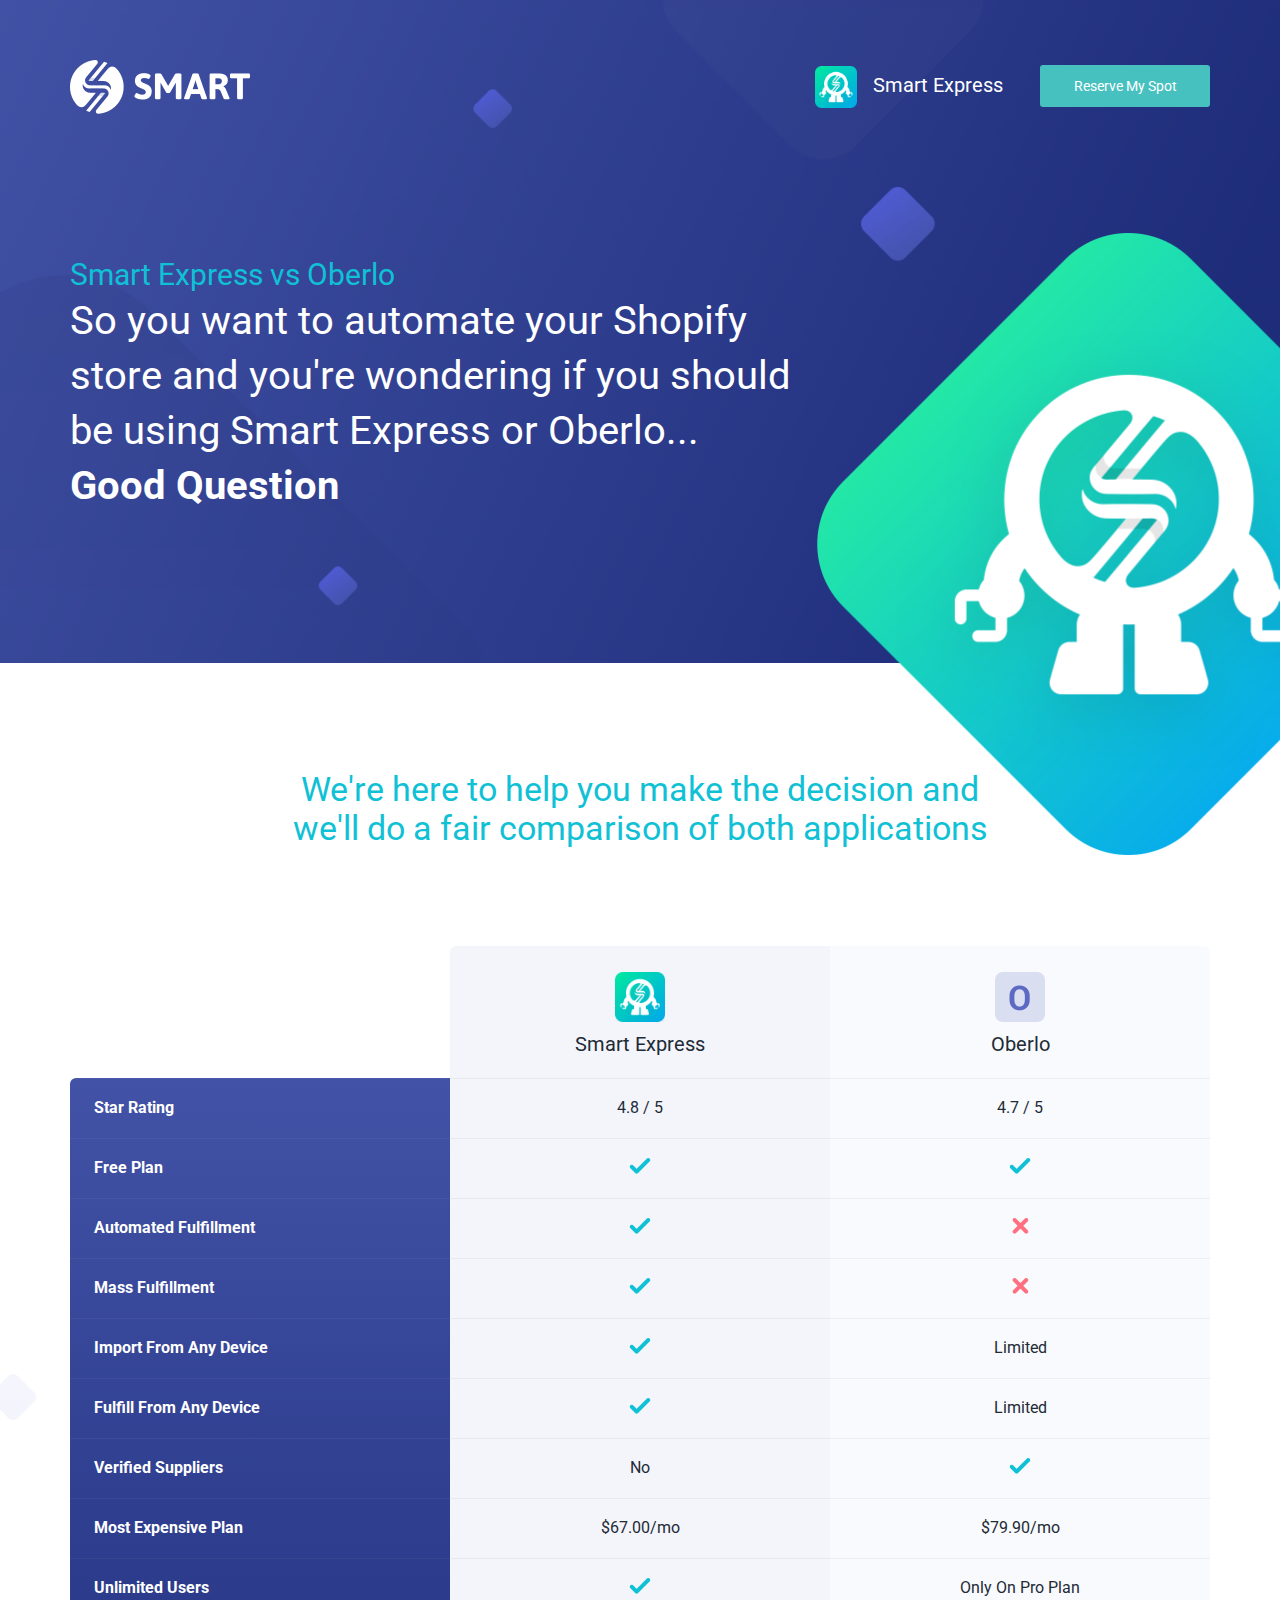
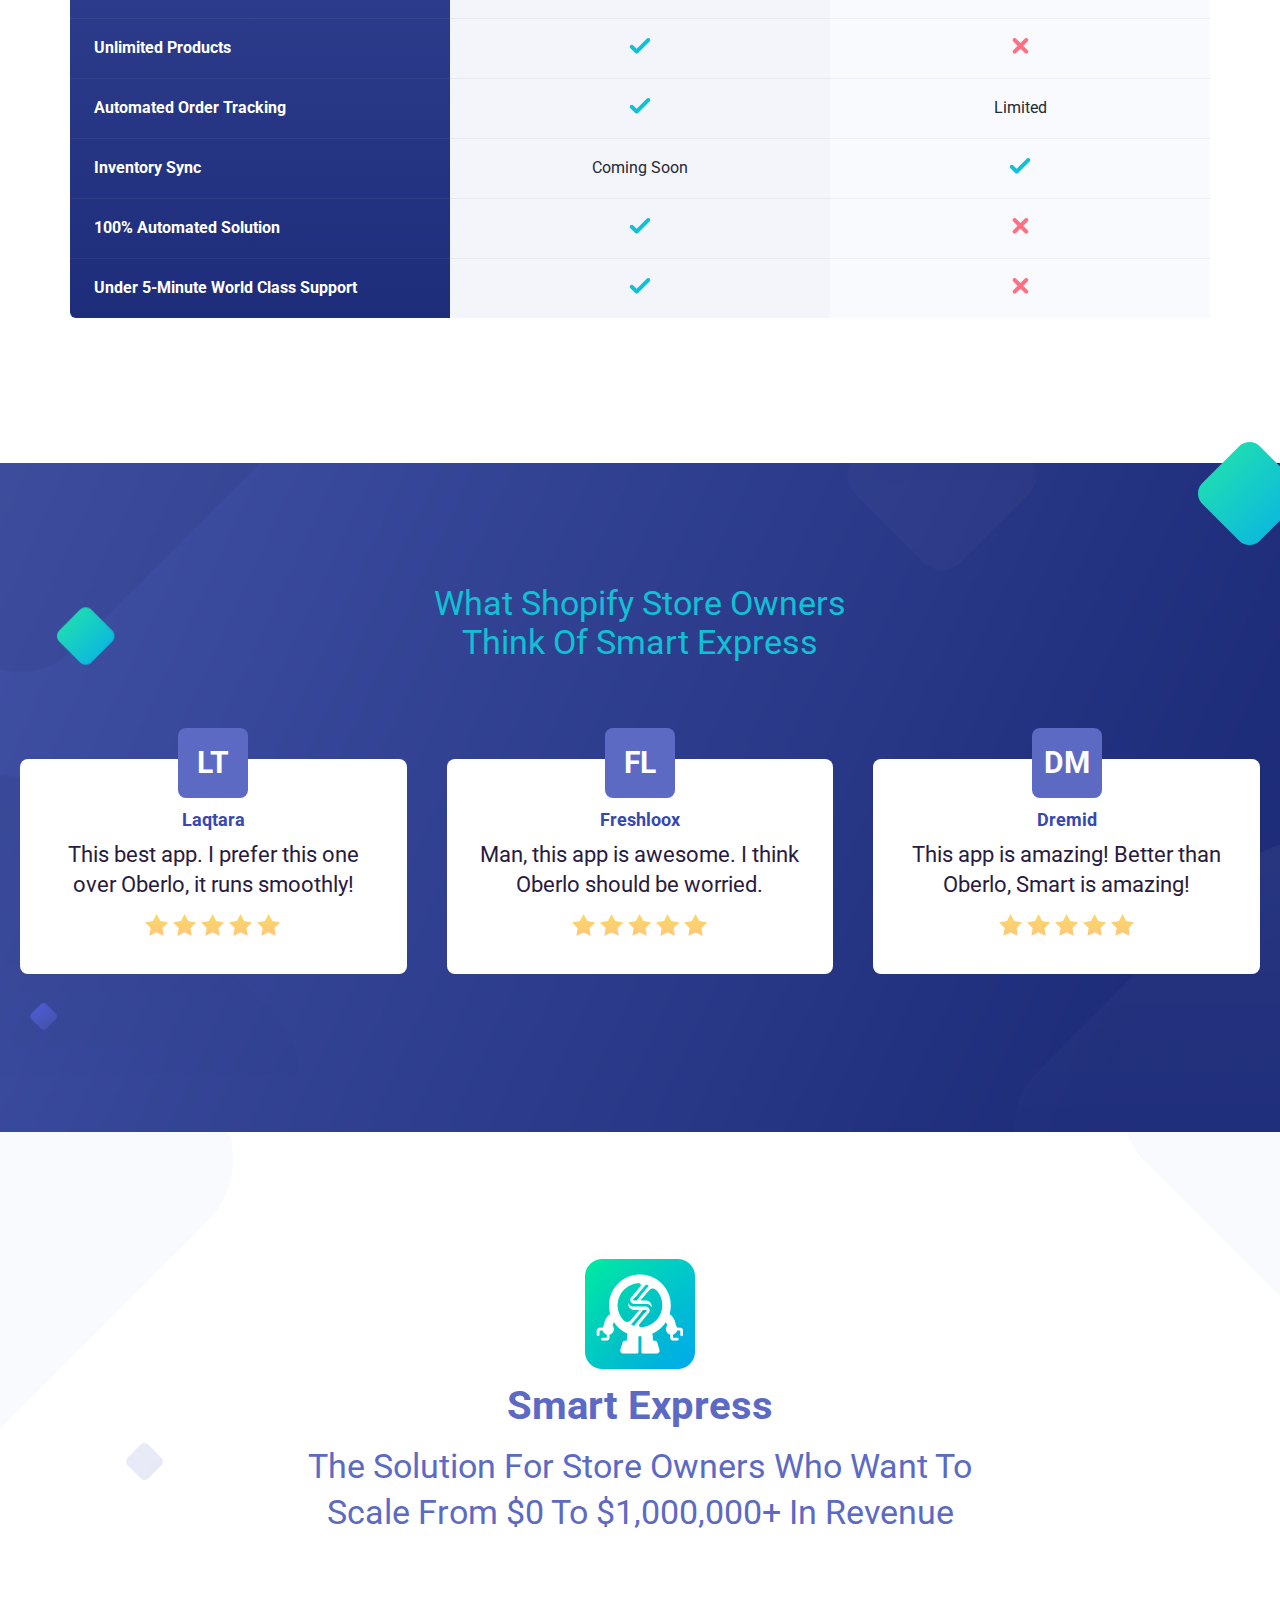
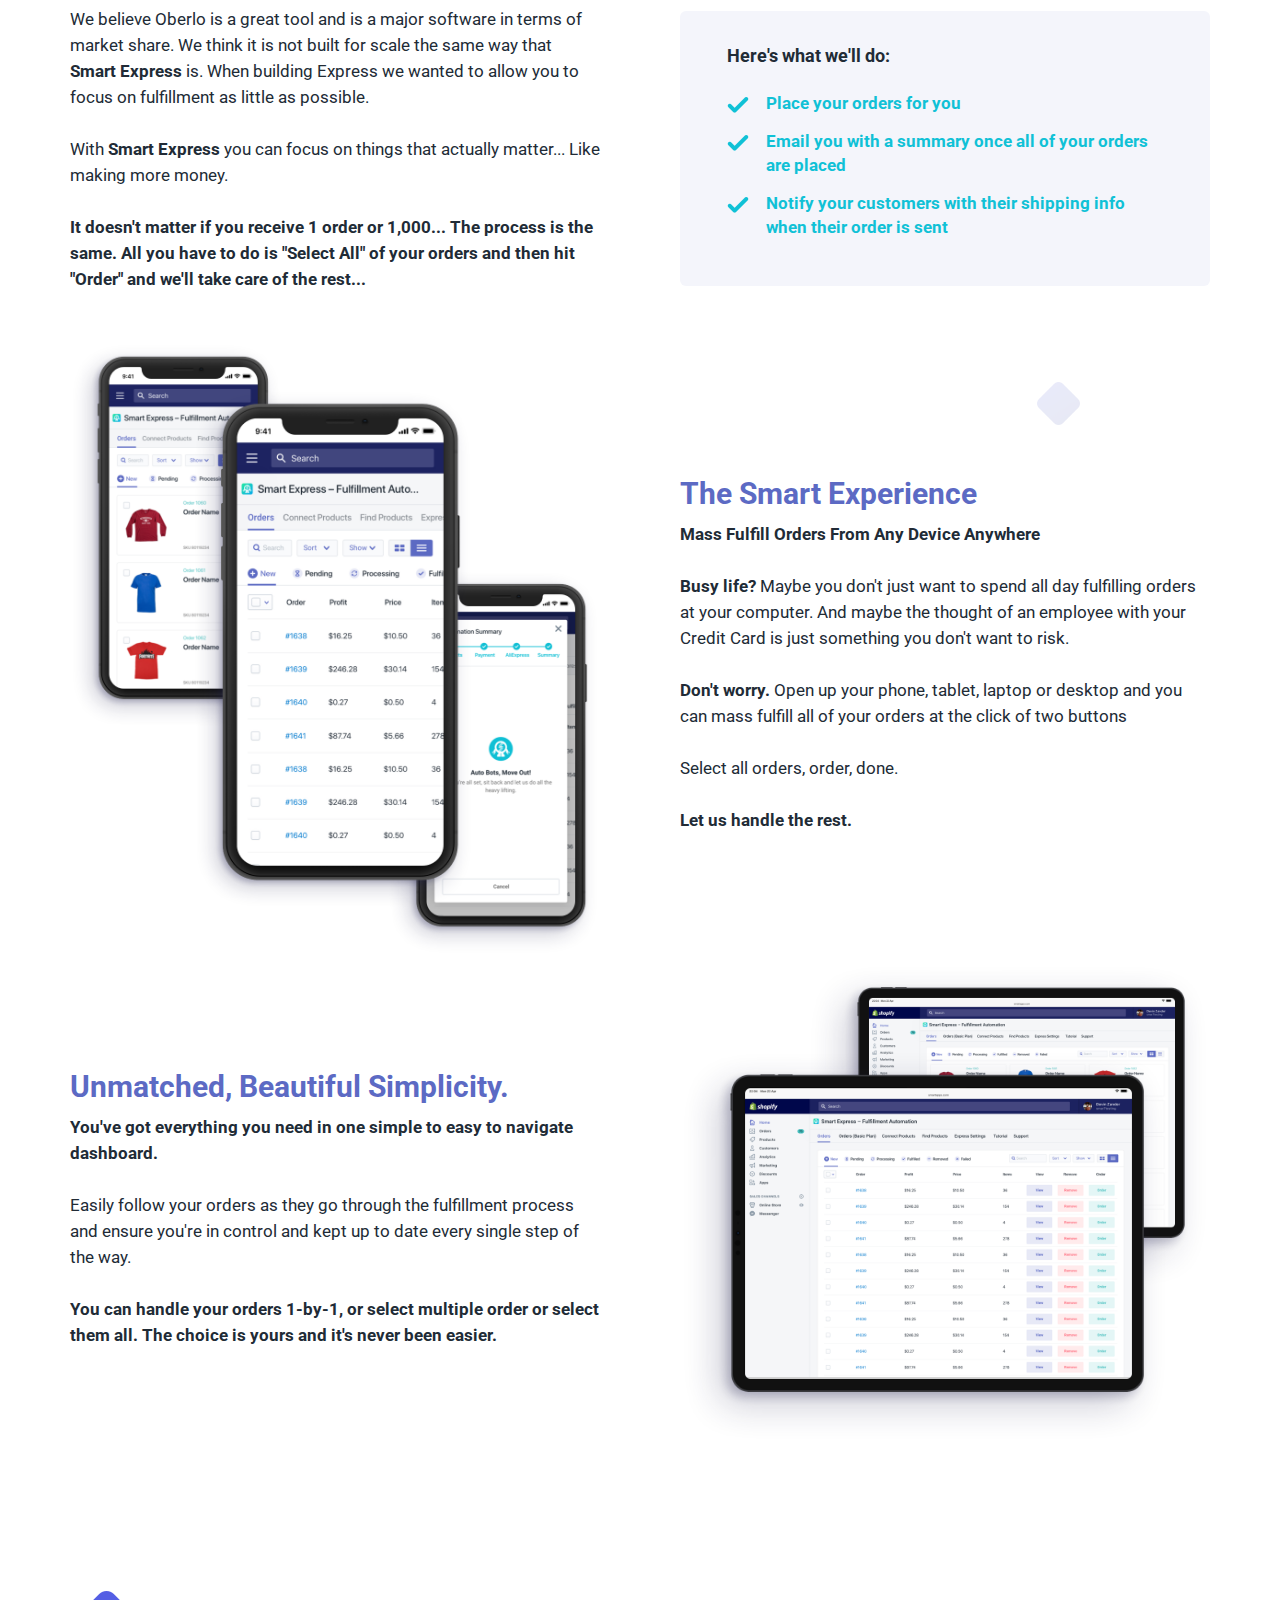
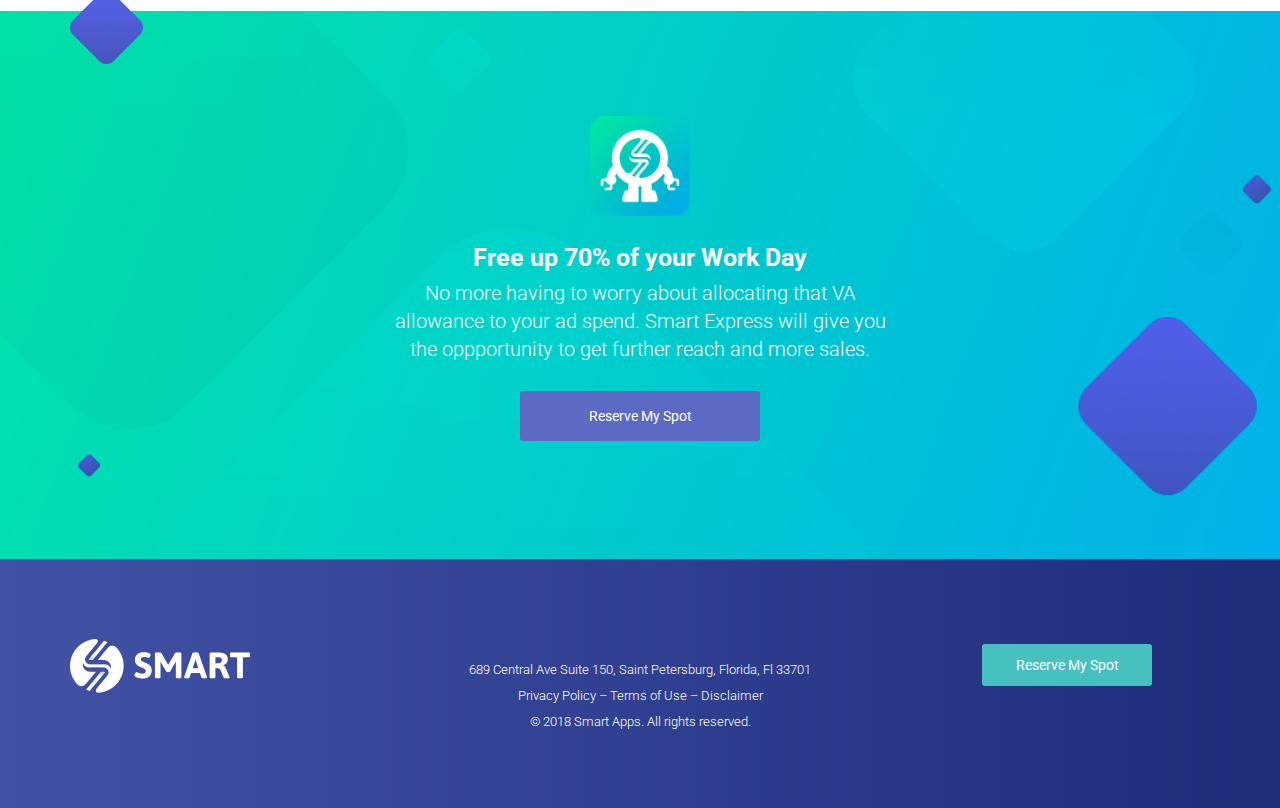
<file: demo-4/index.html>
<!DOCTYPE html>
<html>
<head>
	<title>Oberlo</title>
	<link rel="stylesheet" type="text/css" href="normalize.css">
	<link href="https://fonts.googleapis.com/css?family=Roboto:300,400,500,700" rel="stylesheet">
	<link rel="stylesheet" type="text/css" href="style.css">
	<meta name="viewport" content="width=device-width, initial-scale=1">
</head>
<body>
	<header>
		<div class="container">
			<div class="header-top">
				<img src="./images/logo.png" class="header-logo">
				<div class="header-top-right">
					<div class="header-smart-express">
						<img src="./images/smart-ico.png">
						Smart Express
					</div>
					<a href="#" class="reserve-my-spot-btn">
						Reserve My Spot
					</a>
				</div>
				<div style="clear: both;"></div>
			</div>
			<div class="header-main-container">
				<div class="header-main-container-left">
					<div class="header-blue-title">
						Smart Express vs Oberlo
					</div>
					<div class="header-desc">
						So you want to automate your Shopify store and you're wondering if you should be using Smart Express or Oberlo...<br>
						<b>Good Question</b>
					</div>
				</div>
				<img src="./images/big-smart-ico.png" class="big-smart-ico">
			</div>
		</div>
	</header>

	<section id="compare-section">
		<div class="container">
			<div class="compare-title">
				We're here to help you make the decision and we'll do a fair comparison of both applications
			</div>
			<table class="compare-table-top">
				<tr>
					<td></td>
					<td class="compare-smart-parent">
						<img src="./images/smart-ico.png">
						Smart Express
					</td>
					<td class="compare-oberlo-parent">
						<img src="./images/oberlo-ico.png">
						Oberlo
					</td>
				</tr>
			</table>
			<table class="compare-table">
				<tr>
					<td>
						Star Rating
					</td>
					<td>
						4.8 / 5
					</td>
					<td>
						4.7 / 5
					</td>
				</tr>
				<tr>
					<td>
						Free Plan
					</td>
					<td>
						<img src="./images/yes-ico.png" class="yes-form-ico">
					</td>
					<td>
						<img src="./images/yes-ico.png" class="yes-form-ico">
					</td>
				</tr>
				<tr>
					<td>
						Automated Fulfillment
					</td>
					<td>
						<img src="./images/yes-ico.png" class="yes-form-ico">
					</td>
					<td>
						<img src="./images/no-ico.png" class="no-form-ico">
					</td>
				</tr>
				<tr>
					<td>
						Mass Fulfillment
					</td>
					<td>
						<img src="./images/yes-ico.png" class="yes-form-ico">
					</td>
					<td>
						<img src="./images/no-ico.png" class="no-form-ico">
					</td>
				</tr>
				<tr>
					<td>
						Import From Any Device
					</td>
					<td>
						<img src="./images/yes-ico.png" class="yes-form-ico">
					</td>
					<td>
						Limited
					</td>
				</tr>
				<tr>
					<td>
						Fulfill From Any Device
					</td>
					<td>
						<img src="./images/yes-ico.png" class="yes-form-ico">
					</td>
					<td>
						Limited
					</td>
				</tr>
				<tr>
					<td>
						Verified Suppliers
					</td>
					<td>
						No
					</td>
					<td>
						<img src="./images/yes-ico.png" class="yes-form-ico">
					</td>
				</tr>
				<tr>
					<td>
						Most Expensive Plan
					</td>
					<td>
						$67.00/mo
					</td>
					<td>
						$79.90/mo
					</td>
				</tr>
				<tr>
					<td>
						Unlimited Users
					</td>
					<td>
						<img src="./images/yes-ico.png" class="yes-form-ico">
					</td>
					<td>
						Only On Pro Plan
					</td>
				</tr>
				<tr>
					<td>
						Unlimited Products
					</td>
					<td>
						<img src="./images/yes-ico.png" class="yes-form-ico">
					</td>
					<td>
						<img src="./images/no-ico.png" class="no-form-ico">
					</td>
				</tr>
				<tr>
					<td>
						Automated Order Tracking
					</td>
					<td>
						<img src="./images/yes-ico.png" class="yes-form-ico">
					</td>
					<td>
						Limited
					</td>
				</tr>
				<tr>
					<td>
						Inventory Sync
					</td>
					<td>
						Coming Soon
					</td>
					<td>
						<img src="./images/yes-ico.png" class="yes-form-ico">
					</td>
				</tr>
				<tr>
					<td>
						100% Automated Solution
					</td>
					<td>
						<img src="./images/yes-ico.png" class="yes-form-ico">
					</td>
					<td>
						<img src="./images/no-ico.png" class="no-form-ico">
					</td>
				</tr>
				<tr>
					<td>
						Under 5-Minute World Class Support
					</td>
					<td>
						<img src="./images/yes-ico.png" class="yes-form-ico">
					</td>
					<td>
						<img src="./images/no-ico.png" class="no-form-ico">
					</td>
				</tr>
			</table>
		</div>
	</section>

	<section id="owners-section">
		<div class="owners-container">
			<div class="owners-title">
				What Shopify Store Owners Think Of Smart Express
			</div>
			<div class="owners-inner-container">
				<div class="one-owner">
					<div class="one-owner-container">
						<div class="owner-container-top">
							LT
						</div>
						<div class="owner-container-company">
							Laqtara
						</div>
						<div class="owner-container-review">
							This best app. I prefer this one over Oberlo, it runs smoothly!
						</div>
						<div class="owner-container-start">
							<img src="./images/star-ico.png">
							<img src="./images/star-ico.png">
							<img src="./images/star-ico.png">
							<img src="./images/star-ico.png">
							<img src="./images/star-ico.png">
						</div>
					</div>
				</div>

				<div class="one-owner">
					<div class="one-owner-container">
						<div class="owner-container-top">
							FL
						</div>
						<div class="owner-container-company">
							Freshloox
						</div>
						<div class="owner-container-review">
							Man, this app is awesome. I think Oberlo should be worried.
						</div>
						<div class="owner-container-start">
							<img src="./images/star-ico.png">
							<img src="./images/star-ico.png">
							<img src="./images/star-ico.png">
							<img src="./images/star-ico.png">
							<img src="./images/star-ico.png">
						</div>
					</div>
				</div>

				<div class="one-owner">
					<div class="one-owner-container">
						<div class="owner-container-top">
							DM
						</div>
						<div class="owner-container-company">
							Dremid
						</div>
						<div class="owner-container-review">
							This app is amazing! Better than Oberlo, Smart is amazing!
						</div>
						<div class="owner-container-start">
							<img src="./images/star-ico.png">
							<img src="./images/star-ico.png">
							<img src="./images/star-ico.png">
							<img src="./images/star-ico.png">
							<img src="./images/star-ico.png">
						</div>
					</div>
				</div>
			</div>
		</div>
	</section>

	<section id="smart-express">
		<div class="container">
			<img src="./images/smart-ico.png" class="smart-ico-big">
			<div class="smart-express-title">
				Smart Express
			</div>
			<div class="smart-express-desc">
				The Solution For Store Owners Who Want To Scale From $0 To $1,000,000+ In Revenue
			</div>
			<div class="smart-express-left-right">
				<div class="smart-express-left">
					We believe Oberlo is a great tool and is a major software in terms of market share. We think it is not built for scale the same way that <b>Smart Express</b> is. When building Express we wanted to allow you to focus on fulfillment as little as possible.
					<br><br>
					With <b>Smart Express</b> you can focus on things that actually matter... Like making more money.
					<br><br>
					<b>It doesn't matter if you receive 1 order or 1,000... The process is the same. All you have to do is "Select All" of your orders and then hit "Order" and we'll take care of the rest...</b>
				</div>
				<div class="smart-express-right">
					<div class="here-what-we-do">
						<div class="what-we-do-title">
							Here's what we'll do:
						</div>
						<div class="one-we-do">
							Place your orders for you
						</div>
						<div class="one-we-do">
							Email you with a summary once all of your orders are placed
						</div>
						<div class="one-we-do">
							Notify your customers with their shipping info when their order is sent
						</div>
					</div>
				</div>
				<div class="smart-expirience-left-right-section">
					<div class="smart-express-left">
						<img src="./images/phones-icons.png" class="phones-icons">
					</div>
					<div class="smart-express-right">
						<div class="smart-experience-title">
							The Smart Experience
						</div>
						<b>Mass Fulfill Orders From Any Device Anywhere</b>
						<br><br>
						<b>Busy life?</b> Maybe you don't just want to spend all day fulfilling orders at your computer. And maybe the thought of an employee with your Credit Card is just something you don't want to risk.
						<br><br>
						<b>Don't worry.</b> Open up your phone, tablet, laptop or desktop and you can mass fulfill all of your orders at the click of two buttons
						<br><br>
						Select all orders, order, done.
						<br><br>
						<b>Let us handle the rest.</b>
					</div>
				</div>
				<div class="smart-express-left">
					<div class="smart-experience-title">
						Unmatched, Beautiful Simplicity.
					</div>
					<b>You've got everything you need in one simple to easy to navigate dashboard.</b>
					<br><br>
					Easily follow your orders as they go through the fulfillment process and ensure you're in control and kept up to date every single step of the way.
					<br><br>
					<b>You can handle your orders 1-by-1, or select multiple order or select them all. The choice is yours and it's never been easier.</b>
				</div>
				<div class="smart-express-right">
					<img src="./images/ipads-section.png" class="phones-icons">
				</div>
			</div>
		</div>
	</section>

	<section id="freee-section">
		<div class="container">
			<img src="./images/smart-ico.png" class="free-smart-ico">
			<div class="free-title">
				Free up 70% of your Work Day
			</div>
			<div class="free-desc">
				No more having to worry about allocating that VA allowance to your ad spend. Smart Express will give you the oppportunity to get further reach and more sales.
			</div>
			<a href="#" class="free-reserve-my-spot">
				Reserve My Spot
			</a>
		</div>
	</section>

	<footer>
		<div class="container">
			<div class="footer-left">
				<img src="./images/logo.png">
			</div>
			<div class="footer-center">
				689 Central Ave Suite 150, Saint Petersburg, Florida, Fl 33701
				<br><br>
				<a href="#">Privacy Policy</a> – <a href="#">Terms of Use</a> – <a href="#">Disclaimer</a>
				<br><br>
				&copy; 2018 Smart Apps. All rights reserved.
			</div>
			<div class="footer-right">
				<a href="#" class="reserve-my-spot-btn">
					Reserve My Spot
				</a>
			</div>
		</div>
	</footer>
</body>
</html>
</file>
<file: demo-2/style.css>
html {
    line-height: 1.15; /* 1 */
    -webkit-text-size-adjust: 100%; /* 2 */
}

body {
    margin: 0;
}

main {
    display: block;
}

h1 {
    font-size: 2em;
    margin: 0.67em 0;
}

hr {
    box-sizing: content-box; /* 1 */
    height: 0; /* 1 */
    overflow: visible; /* 2 */
}

pre {
    font-family: monospace, monospace; /* 1 */
    font-size: 1em; /* 2 */
}

a {
    background-color: transparent;
}

abbr[title] {
    border-bottom: none; /* 1 */
    text-decoration: underline; /* 2 */
    text-decoration: underline dotted; /* 2 */
}

b,
strong {
    font-weight: bolder;
}

code,
kbd,
samp {
    font-family: monospace, monospace; /* 1 */
    font-size: 1em; /* 2 */
}

small {
    font-size: 80%;
}

sub,
sup {
    font-size: 75%;
    line-height: 0;
    position: relative;
    vertical-align: baseline;
}

sub {
    bottom: -0.25em;
}

sup {
    top: -0.5em;
}

img {
    border-style: none;
}

button,
input,
optgroup,
select,
textarea {
    font-family: inherit; /* 1 */
    font-size: 100%; /* 1 */
    line-height: 1.15; /* 1 */
    margin: 0; /* 2 */
}

button,
input { /* 1 */
    overflow: visible;
}

button,
select { /* 1 */
    text-transform: none;
}

button,
[type="button"],
[type="reset"],
[type="submit"] {
    -webkit-appearance: button;
}

button::-moz-focus-inner,
[type="button"]::-moz-focus-inner,
[type="reset"]::-moz-focus-inner,
[type="submit"]::-moz-focus-inner {
    border-style: none;
    padding: 0;
}

button:-moz-focusring,
[type="button"]:-moz-focusring,
[type="reset"]:-moz-focusring,
[type="submit"]:-moz-focusring {
    outline: 1px dotted ButtonText;
}

fieldset {
    padding: 0.35em 0.75em 0.625em;
}

legend {
    box-sizing: border-box; /* 1 */
    color: inherit; /* 2 */
    display: table; /* 1 */
    max-width: 100%; /* 1 */
    padding: 0; /* 3 */
    white-space: normal; /* 1 */
}

progress {
    vertical-align: baseline;
}

textarea {
    overflow: auto;
}

[type="checkbox"],
[type="radio"] {
    box-sizing: border-box; /* 1 */
    padding: 0; /* 2 */
}

[type="number"]::-webkit-inner-spin-button,
[type="number"]::-webkit-outer-spin-button {
    height: auto;
}

[type="search"] {
    -webkit-appearance: textfield; /* 1 */
    outline-offset: -2px; /* 2 */
}

[type="search"]::-webkit-search-decoration {
    -webkit-appearance: none;
}

::-webkit-file-upload-button {
    -webkit-appearance: button; /* 1 */
    font: inherit; /* 2 */
}

details {
    display: block;
}

summary {
    display: list-item;
}

template {
    display: none;
}

[hidden] {
    display: none;
}

*{
    box-sizing: border-box;
}

body{
    background: white;
    font-family: 'Roboto', sans-serif;
    line-height: 1.2;
}

section, header, footer{
    width: 100%;
    position: relative;
}
section{
    overflow: hidden;
}
header{
    background: url("data:image/svg+xml,%3C%3Fxml version='1.0' encoding='UTF-8'%3F%3E%3Csvg width='1440px' height='1075px' viewBox='0 0 1440 1075' version='1.1' xmlns='http://www.w3.org/2000/svg' xmlns:xlink='http://www.w3.org/1999/xlink'%3E%3Cdefs%3E%3ClinearGradient x1='100%25' y1='22.1348139%25' x2='0%25' y2='77.8651861%25' id='linearGradient-1'%3E%3Cstop stop-color='%23FDC873' offset='0%25'%3E%3C/stop%3E%3Cstop stop-color='%23CE5DB9' offset='50.8738281%25'%3E%3C/stop%3E%3Cstop stop-color='%234757CF' offset='100%25'%3E%3C/stop%3E%3C/linearGradient%3E%3ClinearGradient x1='50%25' y1='0%25' x2='50%25' y2='100%25' id='linearGradient-2'%3E%3Cstop stop-color='%23E9ECF4' offset='0%25'%3E%3C/stop%3E%3Cstop stop-color='%23DBE0F6' offset='100%25'%3E%3C/stop%3E%3C/linearGradient%3E%3ClinearGradient x1='50%25' y1='0%25' x2='50%25' y2='98.9284206%25' id='linearGradient-3'%3E%3Cstop stop-color='%237254B7' offset='0%25'%3E%3C/stop%3E%3Cstop stop-color='%234D459C' offset='100%25'%3E%3C/stop%3E%3C/linearGradient%3E%3ClinearGradient x1='50%25' y1='0%25' x2='50%25' y2='98.9284206%25' id='linearGradient-4'%3E%3Cstop stop-color='%237254B7' offset='0%25'%3E%3C/stop%3E%3Cstop stop-color='%234D459C' offset='100%25'%3E%3C/stop%3E%3C/linearGradient%3E%3ClinearGradient x1='50%25' y1='14.1742546%25' x2='50%25' y2='146.66216%25' id='linearGradient-5'%3E%3Cstop stop-color='%23545FE4' offset='0%25'%3E%3C/stop%3E%3Cstop stop-color='%234252A6' offset='100%25'%3E%3C/stop%3E%3C/linearGradient%3E%3C/defs%3E%3Cg id='v2' stroke='none' stroke-width='1' fill='none' fill-rule='evenodd'%3E%3Cg id='centered'%3E%3Cg id='hero' transform='translate(-85.000000, 0.000000)'%3E%3Cg id='bg'%3E%3Cpath d='M699,988 C353.78,988 250.880044,1073.0006 85,1075 L85,0 L1525,0 L1525,988 L699,988 Z' id='Path' fill='url(%23linearGradient-1)'%3E%3C/path%3E%3Cpath d='M129.130784,667.959764 L206.040236,744.869216 C217.986588,756.815568 217.986588,776.184432 206.040236,788.130784 L129.130784,865.040236 C117.184432,876.986588 97.8155683,876.986588 85.8692165,865.040236 L8.9597639,788.130784 C-2.98658797,776.184432 -2.98658797,756.815568 8.9597639,744.869216 L85.8692165,667.959764 C97.8155683,656.013412 117.184432,656.013412 129.130784,667.959764 Z' id='Rectangle' fill='url(%23linearGradient-2)' fill-rule='nonzero' opacity='0.0320870536'%3E%3C/path%3E%3Cpath d='M198.612774,608.87514 L206.12486,616.387226 C207.291713,617.554079 207.291713,619.445921 206.12486,620.612774 L198.612774,628.12486 C197.445921,629.291713 195.554079,629.291713 194.387226,628.12486 L186.87514,620.612774 C185.708287,619.445921 185.708287,617.554079 186.87514,616.387226 L194.387226,608.87514 C195.554079,607.708287 197.445921,607.708287 198.612774,608.87514 Z' id='Rectangle' fill='url(%23linearGradient-2)' fill-rule='nonzero' opacity='0.210797991'%3E%3C/path%3E%3Cpath d='M161.426765,434.833626 L177.166374,450.573235 C179.611209,453.01807 179.611209,456.98193 177.166374,459.426765 L161.426765,475.166374 C158.98193,477.611209 155.01807,477.611209 152.573235,475.166374 L136.833626,459.426765 C134.388791,456.98193 134.388791,453.01807 136.833626,450.573235 L152.573235,434.833626 C155.01807,432.388791 158.98193,432.388791 161.426765,434.833626 Z' id='Rectangle' fill='url(%23linearGradient-3)' fill-rule='nonzero' opacity='0.491489955'%3E%3C/path%3E%3Cpath d='M1409.4146,452.00016 L1417.99984,460.585401 C1419.33339,461.918947 1419.33339,464.081053 1417.99984,465.414599 L1409.4146,473.99984 C1408.08105,475.333387 1405.91895,475.333387 1404.5854,473.99984 L1396.00016,465.414599 C1394.66661,464.081053 1394.66661,461.918947 1396.00016,460.585401 L1404.5854,452.00016 C1405.91895,450.666613 1408.08105,450.666613 1409.4146,452.00016 Z' id='Rectangle' fill='url(%23linearGradient-3)' fill-rule='nonzero' opacity='0.210332961'%3E%3C/path%3E%3Cpath d='M1481.2073,377.50008 L1485.49992,381.7927 C1486.16669,382.459474 1486.16669,383.540526 1485.49992,384.2073 L1481.2073,388.49992 C1480.54053,389.166693 1479.45947,389.166693 1478.7927,388.49992 L1474.50008,384.2073 C1473.83331,383.540526 1473.83331,382.459474 1474.50008,381.7927 L1478.7927,377.50008 C1479.45947,376.833307 1480.54053,376.833307 1481.2073,377.50008 Z' id='Rectangle' fill='url(%23linearGradient-2)' fill-rule='nonzero' opacity='0.397925967'%3E%3C/path%3E%3Cpath d='M252.252922,992.500559 L283.374421,1022.5489 C288.208526,1027.21632 288.208526,1034.78368 283.374421,1039.4511 L252.252922,1069.49944 C247.418817,1074.16685 239.581183,1074.16685 234.747078,1069.49944 L203.625579,1039.4511 C198.791474,1034.78368 198.791474,1027.21632 203.625579,1022.5489 L234.747078,992.500559 C239.581183,987.833147 247.418817,987.833147 252.252922,992.500559 Z' id='Rectangle' fill='url(%23linearGradient-4)' fill-rule='nonzero'%3E%3C/path%3E%3Cpath d='M1531.13078,591.959764 L1608.04024,668.869216 C1619.98659,680.815568 1619.98659,700.184432 1608.04024,712.130784 L1531.13078,789.040236 C1519.18443,800.986588 1499.81557,800.986588 1487.86922,789.040236 L1410.95976,712.130784 C1399.01341,700.184432 1399.01341,680.815568 1410.95976,668.869216 L1487.86922,591.959764 C1499.81557,580.013412 1519.18443,580.013412 1531.13078,591.959764 Z' id='Rectangle' fill='url(%23linearGradient-5)' fill-rule='nonzero' opacity='0.0717075893'%3E%3C/path%3E%3C/g%3E%3C/g%3E%3C/g%3E%3C/g%3E%3C/svg%3E") no-repeat center bottom 10px;
    background-size: cover;
    padding-top: 50px;
}
.container{
    max-width: 1200px;
    margin: 0px auto;
    position: relative;
}
.container.container-2{
    max-width: 900px;
}
.head-nav{
    display: flex;
    flex-direction: row;
    justify-content: space-between;
    align-items: center;
}
.head-nav-links{
    font-size: 0;
}
.one-head-nav{
    margin-left: 44px;
    display: inline-block;
    vertical-align: middle;
}
.one-head-nav a{
    opacity: 0.6;
    font-weight: 700;
    text-decoration: none;
    font-size: 15px;
    color: #F4F6F8;
}
.one-head-nav .support-btn{
    border: 1px solid #FFFFFF;
    border-radius: 3px;
    font-weight: bold;
    font-size: 13px;
    color: #FFFFFF;
    text-align: center;
    width: 120px;
    line-height: 36px;
    opacity: 1;
    display: inline-block;
}
.head-title{
    font-weight: bold;
    font-size: 48px;
    color: #FFFFFF;
    text-align: center;
    line-height: 60px;
    margin-top: 92px;
    margin-bottom: 2px;
}
.head-desc{
    font-size: 25px;
    color: #FFFFFF;
    text-align: center;
    line-height: 39px;
    margin-bottom: 21px;
}
.head-buttons{
    text-align: center;
    margin-bottom: 32px;
}
.get-providence-btn{
    background: #10C1D6;
    border-radius: 3px;
    font-weight: bold;
    font-size: 16px;
    color: #FFFFFF;
    text-align: center;
    max-width: 170px;
    width: 100%;
    border: 1px solid #10C1D6;
    margin-left: 10px;
    margin-right: 10px;
    display: inline-block;
    line-height: 48px;
    text-decoration: none;
}
.try-demo-btn{
    border: 1px solid #FFFFFF;
    border-radius: 3px;
    font-weight: bold;
    font-size: 16px;
    color: #FFFFFF;
    text-align: center;
    max-width: 170px;
    width: 100%;
    margin-left: 10px;
    margin-right: 10px;
    display: inline-block;
    line-height: 48px;
    text-decoration: none;
}
.head-images{
    position: relative;
}
.head-images .one-theme-parent{
    position: absolute;
    left: 0;
    right: 0;
    padding: 0;
    margin: 0px auto;
    top: 10px;
}
.head-images .one-theme-child{
    margin-bottom: 0px;
    background: rgba(92, 106, 196, 0.15);
}
.head-images .one-theme .one-theme-inner{
    color: #5C6AC4;
}
.head-desktop-img{
    -webkit-box-shadow: 0px 16px 30px 0px rgba(0,10,121,0.08);
    -moz-box-shadow: 0px 16px 30px 0px rgba(0,10,121,0.08);
    box-shadow: 0px 16px 30px 0px rgba(0,10,121,0.08);
    max-width: 100%;
    border-radius: 18px;
}
#ready-to-empower{
    background: url("data:image/svg+xml,%3C%3Fxml version='1.0' encoding='UTF-8'%3F%3E%3Csvg width='151px' height='204px' viewBox='0 0 151 204' version='1.1' xmlns='http://www.w3.org/2000/svg' xmlns:xlink='http://www.w3.org/1999/xlink'%3E%3Cdefs%3E%3ClinearGradient x1='50%25' y1='0%25' x2='50%25' y2='100%25' id='linearGradient-1'%3E%3Cstop stop-color='%23E9ECF4' offset='0%25'%3E%3C/stop%3E%3Cstop stop-color='%23DBE0F6' offset='100%25'%3E%3C/stop%3E%3C/linearGradient%3E%3C/defs%3E%3Cg id='v2' stroke='none' stroke-width='1' fill='none' fill-rule='evenodd'%3E%3Cg id='centered' transform='translate(-1135.000000, -1642.000000)' fill='url(%23linearGradient-1)' fill-rule='nonzero'%3E%3Cg id='empower' transform='translate(94.000000, 1168.000000)'%3E%3Cg id='Group-4'%3E%3Cg transform='translate(1041.000000, 474.000000)'%3E%3Cpath d='M90.6918526,59.2926714 L144.707329,113.308147 C153.097557,121.698376 153.097557,135.301624 144.707329,143.691853 L90.6918526,197.707329 C82.3016241,206.097557 68.6983759,206.097557 60.3081474,197.707329 L6.29267139,143.691853 C-2.09755713,135.301624 -2.09755713,121.698376 6.29267139,113.308147 L60.3081474,59.2926714 C68.6983759,50.9024429 82.3016241,50.9024429 90.6918526,59.2926714 Z' id='Rectangle' opacity='0.181384859'%3E%3C/path%3E%3Cpath d='M19.6127742,0.87513973 L27.1248603,8.38722579 C28.2917132,9.55407877 28.2917132,11.4459212 27.1248603,12.6127742 L19.6127742,20.1248603 C18.4459212,21.2917132 16.5540788,21.2917132 15.3872258,20.1248603 L7.87513973,12.6127742 C6.70828676,11.4459212 6.70828676,9.55407877 7.87513973,8.38722579 L15.3872258,0.87513973 C16.5540788,-0.291713243 18.4459212,-0.291713243 19.6127742,0.87513973 Z' id='Rectangle' opacity='0.611653646'%3E%3C/path%3E%3C/g%3E%3C/g%3E%3C/g%3E%3C/g%3E%3C/g%3E%3C/svg%3E") no-repeat right 11px bottom 39px;
    padding-top: 242px;
    padding-bottom: 147px;
}
.ready-to-empower-container{
    background: #F4F6FB;
    border-radius: 31px;
    position: relative;
    padding: 67px 100px 65px 0;
    text-align: right;
}
.ready-to-empower-img{
    position: absolute;
    left: -26px;
    top: -163px;
    max-width: 50%;
}
.ready-to-empower-right{
    max-width: 436px;
    display: inline-block;
    text-align: left;
}
.ready-to-empower-title{
    font-weight: bold;
    font-size: 30px;
    color: #4252A6;
    letter-spacing: 0;
    line-height: 42px;
    margin-bottom: 6px;
}
.ready-to-empower-desc{
    font-size: 18px;
    color: #7F8B99;
    line-height: 30px;
}
.add-to-basket-btn{
    background: url("data:image/svg+xml,%3C%3Fxml version='1.0' encoding='UTF-8'%3F%3E%3Csvg width='23px' height='19px' viewBox='0 0 23 19' version='1.1' xmlns='http://www.w3.org/2000/svg' xmlns:xlink='http://www.w3.org/1999/xlink'%3E%3Cg id='v2' stroke='none' stroke-width='1' fill='none' fill-rule='evenodd'%3E%3Cg id='centered' transform='translate(-370.000000, -5157.000000)' fill='%23FFFFFF' fill-rule='nonzero'%3E%3Cg id='features' transform='translate(-370.000000, 4274.000000)'%3E%3Cg id='upsells'%3E%3Cg transform='translate(556.000000, 627.000000)'%3E%3Cg id='Group-3' transform='translate(153.000000, 237.000000)'%3E%3Cg id='icon---cart' transform='translate(28.000000, 13.000000)'%3E%3Cpath d='M5.90709973,8.25043296 L4.92877224,8.25043296 C4.3467899,8.25043296 3.875,7.79167685 3.875,7.22577252 C3.875,6.65986818 4.3467899,6.20111208 4.92877224,6.20111208 L6.33380189,6.20111208 C6.33900316,6.20111208 6.34419563,6.20114872 6.34937904,6.20122175 L7.05124019,6.20122175 C8.03113942,6.19104877 9.58049596,6.20657011 9.72297947,7.83680209 L10.0364635,9.15918619 L23.7300179,9.15918619 C24.1834927,9.14929492 24.624811,9.30291062 24.969705,9.590701 C25.4886958,10.0347182 25.6971149,10.7323891 25.5040528,11.3793995 L23.2597918,18.8682695 C23.0396339,19.6057365 22.350471,20.1149017 21.564128,20.1210544 L11.09091,20.1210544 C10.2084798,20.1167325 9.46119427,19.4842557 9.33112437,18.6316323 C8.34237845,13.0970832 7.78562765,10.0920881 7.66087197,9.61664688 C7.47373844,8.90348504 6.87238839,8.25154755 5.90709973,8.25043296 Z M10.2217041,11.2471611 L11.4542665,17.7268432 C11.476005,17.9025689 11.6293097,18.034358 11.8104984,18.0330887 L20.8712526,18.0330887 C21.0295779,18.0330887 21.1689041,17.9310007 21.2132352,17.7825225 L22.7236585,11.6925957 C22.7550539,11.5874429 22.7339374,11.4739868 22.6666614,11.3863594 C22.5993854,11.298732 22.4938025,11.2471611 22.3816759,11.2471611 L10.2217041,11.2471611 Z M12.3947187,24.645 C11.4110115,24.645 10.6135592,23.8659848 10.6135592,22.9050209 C10.6135592,21.944057 11.4110115,21.1650418 12.3947187,21.1650418 C13.378426,21.1650418 14.1758783,21.944057 14.1758783,22.9050209 C14.1758783,23.3664921 13.9882209,23.8090626 13.6541887,24.1353719 C13.3201565,24.4616813 12.8671116,24.645 12.3947187,24.645 Z M18.5168185,22.9050209 C18.5168185,21.944057 19.3142708,21.1650418 20.297978,21.1650418 C21.2816852,21.1650418 22.0791375,21.944057 22.0791375,22.9050209 C22.0791375,23.3664921 21.8914802,23.8090626 21.557448,24.1353719 C21.2234158,24.4616813 20.7703709,24.645 20.297978,24.645 C19.3142708,24.645 18.5168185,23.8659848 18.5168185,22.9050209 Z'%3E%3C/path%3E%3C/g%3E%3C/g%3E%3C/g%3E%3C/g%3E%3C/g%3E%3C/g%3E%3C/g%3E%3C/svg%3E") no-repeat center left 31px #10C1D6;
    padding-left: 20px;
    border-radius: 3px;
    width: 209px;
    line-height: 60px;
    display: block;
    margin: 0px auto;
    font-weight: bold;
    text-decoration: none;
    font-size: 16px;
    color: #FFFFFF;
    text-align: center;
}

@keyframes scroll {
  0% {
    transform: translateX(0);
  }
  100% {
    transform: translateX(calc(-340px * 21));
  }
}

@keyframes scrollMobile {
  0% {
    transform: translateX(0);
  }
  100% {
    transform: translateX(calc(-160px * 21));
  }
}

@-webkit-keyframes action {
    0% { transform: translateY(0); }
    50% { transform: translateY(20px); }
    100% { transform: translateY(0); }
}
@keyframes action {
    0% { transform: translateY(0); }
    50% { transform: translateY(20px); }
    100% { transform: translateY(0); }
}
.slider {
    margin: auto;
    overflow: hidden;
    position: relative;
    padding-top: 63px;
    padding-bottom: 160px;
}
.slider .slide-track {
    animation: scroll 120s linear infinite;
    display: flex;
    width: calc(340px * 42);
}
.slider .slide-track:hover{
    -webkit-animation-play-state: paused;
    -moz-animation-play-state: paused;
    -o-animation-play-state: paused;
     animation-play-state: paused;
}
.slider .slide {
    width: 340px;
    transition-property: all;
    transition-duration: 0.5s;
    transition-timing-function: ease-in, ease, linear;
}
.slide-inner{
    width: 300px;
    background: #FFFFFF;
    box-shadow: 0 9px 40px 0 rgba(0,10,121,0.05);
    border-radius: 10px;
    text-align: center;
    padding: 29px 15px 0 15px;
    margin: 0px auto;
    transition-property: all;
    transition-duration: 0.5s;
    transition-timing-function: ease-in, ease, linear;
}
.slide-desc{
    font-size: 14px;
    color: #6E6E6E;
    text-align: center;
    opacity: 0;
    line-height: 20px;
    transition-property: all;
    transition-duration: 0.5s;
    transition-timing-function: ease-in, ease, linear;
}
.slide:hover .slide-desc{
    opacity: 1;
}
.slide:hover .slide-inner{
    padding-bottom: 20px;
}
.slide:hover{
    transform: scale(1.2);
}
.slide-title{
    margin-top: 20px;
    font-weight: 500;
    font-size: 16px;
    color: #212B36;
    letter-spacing: 0;
    text-align: center;
    line-height: 24px;
}

.slide-track .slide:nth-child(3n) .slide-inner{
    -webkit-animation: action 3s infinite  ease-in-out;
    animation: action 3s infinite  ease-in-out;
}
.slide-track .slide:nth-child(3n+1) .slide-inner{
    -webkit-animation: action 5s infinite  ease-in-out;
    animation: action 5s infinite  ease-in-out;
}
.slide-track .slide:nth-child(3n+2) .slide-inner{
    -webkit-animation: action 4s infinite  ease-in-out;
    animation: action 4s infinite  ease-in-out;
}
#superpowers{
    background: url("data:image/svg+xml,%3C%3Fxml version='1.0' encoding='UTF-8'%3F%3E%3Csvg width='1229px' height='1212px' viewBox='0 0 1229 1212' version='1.1' xmlns='http://www.w3.org/2000/svg' xmlns:xlink='http://www.w3.org/1999/xlink'%3E%3Cdefs%3E%3ClinearGradient x1='50%25' y1='0%25' x2='50%25' y2='100%25' id='linearGradient-1'%3E%3Cstop stop-color='%23F7F8FB' offset='0%25'%3E%3C/stop%3E%3Cstop stop-color='%23EEF0FB' offset='100%25'%3E%3C/stop%3E%3C/linearGradient%3E%3C/defs%3E%3Cg id='v2' stroke='none' stroke-width='1' fill='none' fill-rule='evenodd'%3E%3Cg id='centered' transform='translate(-57.000000, -1863.000000)' fill='url(%23linearGradient-1)' fill-rule='nonzero'%3E%3Cg id='mobile-first' transform='translate(-106.000000, 1707.000000)'%3E%3Cg id='Rectangle'%3E%3Cpath d='M904.165844,193.674917 L1354.53329,637.245714 C1424.4889,706.145603 1424.4889,817.854397 1354.53329,886.754286 L904.165844,1330.32508 C834.21023,1399.22497 720.78977,1399.22497 650.834156,1330.32508 L200.46671,886.754286 C130.511097,817.854397 130.511097,706.145603 200.46671,637.245714 L650.834156,193.674917 C720.78977,124.775028 834.21023,124.775028 904.165844,193.674917 Z' transform='translate(777.500000, 762.000000) rotate(15.000000) translate(-777.500000, -762.000000) '%3E%3C/path%3E%3C/g%3E%3C/g%3E%3C/g%3E%3C/g%3E%3C/svg%3E") no-repeat right -189px top 140px;
}
.superpowers-title{
    font-weight: bold;
    font-size: 34px;
    color: #10C1D6;
    letter-spacing: 0;
    line-height: 48px;
    margin-bottom: 3px;
    text-align: center;
}
.superpowers-desc{
    font-size: 18px;
    color: #7F8B99;
    text-align: center;
    line-height: 30px;
}
.mobile-first-container{
    position: relative;
    display: flex;
    flex-direction: row;
    justify-content: space-between;
    align-items: center;
    padding-bottom: 180px;
}
.mobile-first-container:after{
    position: absolute;
    left: -302px;
    z-index: -1;
    top: 380px;
    width: 188px;
    display: block;
    height: 255px;
    content: '';
    background: url("data:image/svg+xml,%3C%3Fxml version='1.0' encoding='UTF-8'%3F%3E%3Csvg width='188px' height='255px' viewBox='0 0 188 255' version='1.1' xmlns='http://www.w3.org/2000/svg' xmlns:xlink='http://www.w3.org/1999/xlink'%3E%3Cdefs%3E%3ClinearGradient x1='50%25' y1='0%25' x2='50%25' y2='100%25' id='linearGradient-1'%3E%3Cstop stop-color='%23E9ECF4' offset='0%25'%3E%3C/stop%3E%3Cstop stop-color='%23DBE0F6' offset='100%25'%3E%3C/stop%3E%3C/linearGradient%3E%3C/defs%3E%3Cg id='v2' stroke='none' stroke-width='1' fill='none' fill-rule='evenodd'%3E%3Cg id='centered' transform='translate(-60.000000, -2752.000000)' fill='url(%23linearGradient-1)' fill-rule='nonzero'%3E%3Cg id='mobile-first' transform='translate(60.000000, 1715.000000)'%3E%3Cg id='Group-5'%3E%3Cg transform='translate(0.000000, 1036.217913)'%3E%3Cpath d='M110.511926,8.44997804 L176.332109,74.2701607 C186.555964,84.4940153 186.555964,101.070159 176.332109,111.294013 L110.511926,177.114196 C100.288072,187.338051 83.7119283,187.338051 73.4880736,177.114196 L7.66789097,111.294013 C-2.55596366,101.070159 -2.55596366,84.4940153 7.66789097,74.2701607 L73.4880736,8.44997804 C83.7119283,-1.77387659 100.288072,-1.77387659 110.511926,8.44997804 Z' id='Rectangle' opacity='0.191336496'%3E%3C/path%3E%3Cpath d='M173.121899,221.282327 L185.99976,234.160188 C188.00008,236.160508 188.00008,239.403666 185.99976,241.403986 L173.121899,254.281848 C171.121579,256.282167 167.878421,256.282167 165.878101,254.281848 L153.00024,241.403986 C150.99992,239.403666 150.99992,236.160508 153.00024,234.160188 L165.878101,221.282327 C167.878421,219.282007 171.121579,219.282007 173.121899,221.282327 Z' id='Rectangle'%3E%3C/path%3E%3C/g%3E%3C/g%3E%3C/g%3E%3C/g%3E%3C/g%3E%3C/svg%3E") no-repeat center center;

}
.mobile-first-left{
    width: 364px;
}
.mobile-first-title{
    font-weight: bold;
    font-size: 34px;
    color: #4252A6;
    letter-spacing: 0;
    line-height: 48px;
    margin-bottom: 30px;
}
.mobile-first-small-title{
    margin-bottom: 30px;
    font-weight: bold;
    font-size: 24px;
    color: #10C1D6;
    letter-spacing: 0;
    line-height: 30px;
}
.mobile-first-desc{
    font-size: 18px;
    color: #7F8B99;
    line-height: 30px;
}
#three-stunning{
    background: url("data:image/svg+xml,%3C%3Fxml version='1.0' encoding='UTF-8'%3F%3E%3Csvg width='1440px' height='1176px' viewBox='0 0 1440 1176' version='1.1' xmlns='http://www.w3.org/2000/svg' xmlns:xlink='http://www.w3.org/1999/xlink'%3E%3Cdefs%3E%3ClinearGradient x1='100%25' y1='16.653329%25' x2='0%25' y2='83.346671%25' id='linearGradient-1'%3E%3Cstop stop-color='%2300366C' offset='0%25'%3E%3C/stop%3E%3Cstop stop-color='%230069CC' offset='100%25'%3E%3C/stop%3E%3C/linearGradient%3E%3ClinearGradient x1='50%25' y1='0%25' x2='50%25' y2='98.9284206%25' id='linearGradient-2'%3E%3Cstop stop-color='%237254B7' offset='0%25'%3E%3C/stop%3E%3Cstop stop-color='%234D459C' offset='100%25'%3E%3C/stop%3E%3C/linearGradient%3E%3ClinearGradient x1='50%25' y1='0%25' x2='50%25' y2='100%25' id='linearGradient-3'%3E%3Cstop stop-color='%23E9ECF4' offset='0%25'%3E%3C/stop%3E%3Cstop stop-color='%23DBE0F6' offset='100%25'%3E%3C/stop%3E%3C/linearGradient%3E%3ClinearGradient x1='50%25' y1='14.1742546%25' x2='50%25' y2='146.66216%25' id='linearGradient-4'%3E%3Cstop stop-color='%23545FE4' offset='0%25'%3E%3C/stop%3E%3Cstop stop-color='%234252A6' offset='100%25'%3E%3C/stop%3E%3C/linearGradient%3E%3C/defs%3E%3Cg id='v2' stroke='none' stroke-width='1' fill='none' fill-rule='evenodd'%3E%3Cg id='centered' transform='translate(0.000000, -3012.000000)'%3E%3Cg id='style-switcher' transform='translate(-54.000000, 3012.000000)'%3E%3Cg id='Group-7'%3E%3Cg%3E%3Cpath d='M742.618056,1104.22249 C572,1107.87041 317,1175.99028 54,1175.99028 L54,0 L1494,0.256212974 L1494,1107.61419 C1343.40643,1116.61099 1287,1129.40892 1129.04762,1129.09354 C971.095238,1128.77816 913.236111,1100.57457 742.618056,1104.22249 Z' id='Mask' fill='url(%23linearGradient-1)' transform='translate(774.000000, 587.995140) scale(-1, -1) translate(-774.000000, -587.995140) '%3E%3C/path%3E%3Cpath d='M97.4145991,750.734227 L105.99984,759.319469 C107.333387,760.653015 107.333387,762.815121 105.99984,764.148667 L97.4145991,772.733908 C96.0810528,774.067454 93.9189472,774.067454 92.5854009,772.733908 L84.0001597,764.148667 C82.6666134,762.815121 82.6666134,760.653015 84.0001597,759.319469 L92.5854009,750.734227 C93.9189472,749.400681 96.0810528,749.400681 97.4145991,750.734227 Z' id='Rectangle' fill='url(%23linearGradient-2)' fill-rule='nonzero' opacity='0.210332961'%3E%3C/path%3E%3Cpath d='M119.2073,676.234148 L123.49992,680.526768 C124.166693,681.193541 124.166693,682.274594 123.49992,682.941367 L119.2073,687.233988 C118.540526,687.900761 117.459474,687.900761 116.7927,687.233988 L112.50008,682.941367 C111.833307,682.274594 111.833307,681.193541 112.50008,680.526768 L116.7927,676.234148 C117.459474,675.567375 118.540526,675.567375 119.2073,676.234148 Z' id='Rectangle' fill='url(%23linearGradient-3)' fill-rule='nonzero' opacity='0.397925967'%3E%3C/path%3E%3Cpath d='M129.130784,870.693832 L206.040236,947.603284 C217.986588,959.549636 217.986588,978.918499 206.040236,990.864851 L129.130784,1067.7743 C117.184432,1079.72066 97.8155683,1079.72066 85.8692165,1067.7743 L8.9597639,990.864851 C-2.98658797,978.918499 -2.98658797,959.549636 8.9597639,947.603284 L85.8692165,870.693832 C97.8155683,858.74748 117.184432,858.74748 129.130784,870.693832 Z' id='Rectangle' fill='url(%23linearGradient-4)' fill-rule='nonzero' opacity='0.111708'%3E%3C/path%3E%3Cpath d='M1510.13078,750.693832 L1587.04024,827.603284 C1598.98659,839.549636 1598.98659,858.918499 1587.04024,870.864851 L1510.13078,947.774304 C1498.18443,959.720656 1478.81557,959.720656 1466.86922,947.774304 L1389.95976,870.864851 C1378.01341,858.918499 1378.01341,839.549636 1389.95976,827.603284 L1466.86922,750.693832 C1478.81557,738.74748 1498.18443,738.74748 1510.13078,750.693832 Z' id='Rectangle' fill='url(%23linearGradient-3)' fill-rule='nonzero' opacity='0.0320870536'%3E%3C/path%3E%3Cpath d='M1419.61277,471.609208 L1427.12486,479.121294 C1428.29171,480.288147 1428.29171,482.179989 1427.12486,483.346842 L1419.61277,490.858928 C1418.44592,492.025781 1416.55408,492.025781 1415.38723,490.858928 L1407.87514,483.346842 C1406.70829,482.179989 1406.70829,480.288147 1407.87514,479.121294 L1415.38723,471.609208 C1416.55408,470.442355 1418.44592,470.442355 1419.61277,471.609208 Z' id='Rectangle' fill='url(%23linearGradient-3)' fill-rule='nonzero' opacity='0.210797991'%3E%3C/path%3E%3Cpath d='M1412.42677,617.567694 L1428.16637,633.307303 C1430.61121,635.752138 1430.61121,639.715998 1428.16637,642.160833 L1412.42677,657.900442 C1409.98193,660.345277 1406.01807,660.345277 1403.57323,657.900442 L1387.83363,642.160833 C1385.38879,639.715998 1385.38879,635.752138 1387.83363,633.307303 L1403.57323,617.567694 C1406.01807,615.122859 1409.98193,615.122859 1412.42677,617.567694 Z' id='Rectangle' fill='url(%23linearGradient-2)' fill-rule='nonzero' opacity='0.491489955'%3E%3C/path%3E%3C/g%3E%3C/g%3E%3C/g%3E%3C/g%3E%3C/g%3E%3C/svg%3E") no-repeat center top;
    background-size: cover;
    padding-top: 168px;
    margin-top: -60px;
    padding-bottom: 40px;
}
#three-stunning:after{
    position: absolute;
    bottom: 0;
    left: 0;
    right: 0;
    height: 74px;
    content: ' ';
    background: white;
    z-index: 10;
}
#three-stunning .container{
    z-index: 100;
}
.stunning-top-container{
    margin:0px auto;
    max-width: 750px;
}
.stunning-title{
    font-weight: bold;
    font-size: 34px;
    color: #FFFFFF;
    letter-spacing: 0;
    text-align: center;
    line-height: 48px;
    margin-bottom: 9px;
}
.stunning-desc{
    opacity: 0.6;
    font-size: 18px;
    color: #FFFFFF;
    text-align: center;
    line-height: 30px;
    margin-bottom: 10px;
}
.choose-a-theme{
    font-weight: 500;
    font-size: 20px;
    color: #10C1D6;
    text-align: center;
    margin-bottom: 18px;
}
.theme-parent{
    margin-left: -15px;
    margin-right: -15px;
    font-size: 0;
}
.one-theme-parent{
    padding-left: 15px;
    padding-right: 15px;
    width: 50%;
    display: inline-block;
    vertical-align: middle;
}
.one-theme-child{
    background: rgba(255, 255, 255, 0.25);
    border-radius: 6px;
    font-size: 0;
    margin-bottom: 30px;
    padding-top: 4px;
    padding-bottom: 4px;
}
.one-theme{
    width: 33.333333%;
    display: inline-block;
    vertical-align: middle;
    padding-left: 4px;
    padding-right: 4px;
}
.one-theme .one-theme-inner{
    font-weight: bold;
    font-size: 13px;
    color: #FFFFFF;
    text-align: center;
    line-height: 30px;
    cursor: pointer;
}
.one-theme input{
    display: none;
}
.one-theme input:checked + .one-theme-inner{
    background: #FFFFFF;
    box-shadow: 0 16px 60px 0 rgba(0,0,0,0.10);
    border-radius: 4px;
    color: #5C6AC4;
}
.stunning-images{
    position: relative;
}
.stunning-desktop-img{
    max-width: 100%;
    display: block;
    margin: 0px auto;
    -webkit-box-shadow: 0px 16px 30px 0px rgba(0,10,121,0.08);
    -moz-box-shadow: 0px 16px 30px 0px rgba(0,10,121,0.08);
    box-shadow: 0px 16px 30px 0px rgba(0,10,121,0.08);
}
#your-store-section{
    padding-top: 65px;
    padding-bottom: 58px;
}
#your-store-section .container:before{
    position: absolute;
    left: -165px;
    top: -60px;
    content: ' ';
    width: 64px;
    height: 95px;
    background: url("data:image/svg+xml,%3C%3Fxml version='1.0' encoding='UTF-8'%3F%3E%3Csvg width='64px' height='95px' viewBox='0 0 64 95' version='1.1' xmlns='http://www.w3.org/2000/svg' xmlns:xlink='http://www.w3.org/1999/xlink'%3E%3Cdefs%3E%3ClinearGradient x1='50%25' y1='0%25' x2='50%25' y2='100%25' id='linearGradient-1'%3E%3Cstop stop-color='%23E9ECF4' offset='0%25'%3E%3C/stop%3E%3Cstop stop-color='%23DBE0F6' offset='100%25'%3E%3C/stop%3E%3C/linearGradient%3E%3ClinearGradient x1='50%25' y1='0%25' x2='50%25' y2='98.9284206%25' id='linearGradient-2'%3E%3Cstop stop-color='%237254B7' offset='0%25'%3E%3C/stop%3E%3Cstop stop-color='%234D459C' offset='100%25'%3E%3C/stop%3E%3C/linearGradient%3E%3C/defs%3E%3Cg id='v2' stroke='none' stroke-width='1' fill='none' fill-rule='evenodd'%3E%3Cg id='centered' transform='translate(-58.000000, -4274.000000)' fill-rule='nonzero'%3E%3Cg id='features' transform='translate(-370.000000, 4274.000000)'%3E%3Cg id='Group-8'%3E%3Cg transform='translate(428.000000, 0.000000)'%3E%3Cpath d='M58.4085161,81.5834265 L63.4165735,86.5914839 C64.1944755,87.3693858 64.1944755,88.6306142 63.4165735,89.4085161 L58.4085161,94.4165735 C57.6306142,95.1944755 56.3693858,95.1944755 55.5914839,94.4165735 L50.5834265,89.4085161 C49.8055245,88.6306142 49.8055245,87.3693858 50.5834265,86.5914839 L55.5914839,81.5834265 C56.3693858,80.8055245 57.6306142,80.8055245 58.4085161,81.5834265 Z' id='Rectangle' fill='url(%23linearGradient-1)'%3E%3C/path%3E%3Cpath d='M27.0273733,1.87529942 L43.1247006,17.9726267 C45.6250998,20.4730259 45.6250998,24.5269741 43.1247006,27.0273733 L27.0273733,43.1247006 C24.5269741,45.6250998 20.4730259,45.6250998 17.9726267,43.1247006 L1.87529942,27.0273733 C-0.625099807,24.5269741 -0.625099807,20.4730259 1.87529942,17.9726267 L17.9726267,1.87529942 C20.4730259,-0.625099807 24.5269741,-0.625099807 27.0273733,1.87529942 Z' id='Rectangle' fill='url(%23linearGradient-2)' opacity='0.178989955'%3E%3C/path%3E%3C/g%3E%3C/g%3E%3C/g%3E%3C/g%3E%3C/g%3E%3C/svg%3E") no-repeat center center;
}
.one-store-row{
    display: flex;
    flex-direction: row;
    justify-content: space-between;
    align-items: center;
}
.one-text-store{
    max-width: 400px;
}
.one-store-row-margin{
    margin-bottom: 108px;
}
.one-store-img{
    -webkit-box-shadow: 0px 16px 30px 0px rgba(0,10,121,0.08);
    -moz-box-shadow: 0px 16px 30px 0px rgba(0,10,121,0.08);
    box-shadow: 0px 16px 30px 0px rgba(0,10,121,0.08);
    border-radius: 12px;
}
.one-store-title{
    margin-bottom: 16px;
    font-weight: bold;
    font-size: 34px;
    color: #4252A6;
    letter-spacing: 0;
    line-height: 48px;
}
.one-store-desc{
    font-size: 18px;
    color: #7F8B99;
    line-height: 30px;
}
.one-store-blue-desc{
    font-weight: bold;
    font-size: 18px;
    color: #10C1D6;
    line-height: 30px;
    margin-top: 20px;
}
.one-store-right-1{
    position: relative;
}
.one-store-right-1:after{
    position: absolute;
    left: -103px;
    bottom: -78px;
    content: '';
    background: url("data:image/svg+xml,%3C%3Fxml version='1.0' encoding='UTF-8'%3F%3E%3Csvg width='307px' height='307px' viewBox='0 0 307 307' version='1.1' xmlns='http://www.w3.org/2000/svg' xmlns:xlink='http://www.w3.org/1999/xlink'%3E%3Cdefs%3E%3ClinearGradient x1='50%25' y1='0%25' x2='50%25' y2='100%25' id='linearGradient-1'%3E%3Cstop stop-color='%23E9ECF4' offset='0%25'%3E%3C/stop%3E%3Cstop stop-color='%23DBE0F6' offset='100%25'%3E%3C/stop%3E%3C/linearGradient%3E%3C/defs%3E%3Cg id='v2' stroke='none' stroke-width='1' fill='none' fill-rule='evenodd' opacity='0.179442'%3E%3Cg id='centered' transform='translate(-644.000000, -4564.000000)' fill='url(%23linearGradient-1)' fill-rule='nonzero'%3E%3Cg id='features' transform='translate(-370.000000, 4274.000000)'%3E%3Cg id='Rectangle'%3E%3Cpath d='M1198.38675,302.793709 L1308.20629,412.613253 C1325.26457,429.671532 1325.26457,457.328468 1308.20629,474.386747 L1198.38675,584.206291 C1181.32847,601.26457 1153.67153,601.26457 1136.61325,584.206291 L1026.79371,474.386747 C1009.73543,457.328468 1009.73543,429.671532 1026.79371,412.613253 L1136.61325,302.793709 C1153.67153,285.73543 1181.32847,285.73543 1198.38675,302.793709 Z'%3E%3C/path%3E%3C/g%3E%3C/g%3E%3C/g%3E%3C/g%3E%3C/svg%3E") no-repeat center center;
    width: 307px;
    z-index: -1;
    height: 307px;
}
#reviews-section{
    background: url("data:image/svg+xml,%3C%3Fxml version='1.0' encoding='UTF-8'%3F%3E%3Csvg width='1440px' height='1226px' viewBox='0 0 1440 1226' version='1.1' xmlns='http://www.w3.org/2000/svg' xmlns:xlink='http://www.w3.org/1999/xlink'%3E%3Cdefs%3E%3ClinearGradient x1='50%25' y1='0%25' x2='50%25' y2='98.9284206%25' id='linearGradient-1'%3E%3Cstop stop-color='%237254B7' offset='0%25'%3E%3C/stop%3E%3Cstop stop-color='%234D459C' offset='100%25'%3E%3C/stop%3E%3C/linearGradient%3E%3ClinearGradient x1='50%25' y1='14.1742546%25' x2='50%25' y2='146.66216%25' id='linearGradient-2'%3E%3Cstop stop-color='%23545FE4' offset='0%25'%3E%3C/stop%3E%3Cstop stop-color='%234252A6' offset='100%25'%3E%3C/stop%3E%3C/linearGradient%3E%3ClinearGradient x1='50%25' y1='0%25' x2='50%25' y2='100%25' id='linearGradient-3'%3E%3Cstop stop-color='%23E9ECF4' offset='0%25'%3E%3C/stop%3E%3Cstop stop-color='%23DBE0F6' offset='100%25'%3E%3C/stop%3E%3C/linearGradient%3E%3C/defs%3E%3Cg id='v2' stroke='none' stroke-width='1' fill='none' fill-rule='evenodd'%3E%3Cg id='centered' transform='translate(0.000000, -5256.000000)'%3E%3Cg id='reviews' transform='translate(-130.000000, 5256.000000)'%3E%3Cg id='Group-2'%3E%3Cg transform='translate(130.000000, 0.000000)'%3E%3Cpath d='M731.945908,1121.425 C320.41111,1121.425 197.744657,1222.89446 0,1225.28125 L0,0 L1440,0.28125 L1440,1121.28125 C1282.67892,1121.28125 1046.66089,1121.32917 731.945908,1121.425 Z' id='Path' fill='%23F4F6F8' transform='translate(720.000000, 612.640625) scale(1, -1) translate(-720.000000, -612.640625) '%3E%3C/path%3E%3Cpath d='M1370.7073,66.5000798 L1374.99992,70.7927005 C1375.66669,71.4594736 1375.66669,72.5405264 1374.99992,73.2072995 L1370.7073,77.4999202 C1370.04053,78.1666933 1368.95947,78.1666933 1368.2927,77.4999202 L1364.00008,73.2072995 C1363.33331,72.5405264 1363.33331,71.4594736 1364.00008,70.7927005 L1368.2927,66.5000798 C1368.95947,65.8333067 1370.04053,65.8333067 1370.7073,66.5000798 Z' id='Rectangle' fill='url(%23linearGradient-1)' fill-rule='nonzero' opacity='0.113630022'%3E%3C/path%3E%3Cpath d='M1343.61277,0.87513973 L1351.12486,8.38722579 C1352.29171,9.55407877 1352.29171,11.4459212 1351.12486,12.6127742 L1343.61277,20.1248603 C1342.44592,21.2917132 1340.55408,21.2917132 1339.38723,20.1248603 L1331.87514,12.6127742 C1330.70829,11.4459212 1330.70829,9.55407877 1331.87514,8.38722579 L1339.38723,0.87513973 C1340.55408,-0.291713243 1342.44592,-0.291713243 1343.61277,0.87513973 Z' id='Rectangle' fill='url(%23linearGradient-2)' fill-rule='nonzero' opacity='0.256998698'%3E%3C/path%3E%3Cpath d='M1315.84745,77.250519 L1343.74948,105.152553 C1348.08351,109.486578 1348.08351,116.513422 1343.74948,120.847447 L1315.84745,148.749481 C1311.51342,153.083506 1304.48658,153.083506 1300.15255,148.749481 L1272.25052,120.847447 C1267.91649,116.513422 1267.91649,109.486578 1272.25052,105.152553 L1300.15255,77.250519 C1304.48658,72.9164937 1311.51342,72.9164937 1315.84745,77.250519 Z' id='Rectangle' fill='url(%23linearGradient-3)' fill-rule='nonzero'%3E%3C/path%3E%3Cpath d='M59.0152074,51.041833 L67.958167,59.9847926 C69.3472777,61.3739033 69.3472777,63.6260967 67.958167,65.0152074 L59.0152074,73.958167 C57.6260967,75.3472777 55.3739033,75.3472777 53.9847926,73.958167 L45.041833,65.0152074 C43.6527223,63.6260967 43.6527223,61.3739033 45.041833,59.9847926 L53.9847926,51.041833 C55.3739033,49.6527223 57.6260967,49.6527223 59.0152074,51.041833 Z' id='Rectangle' fill='url(%23linearGradient-2)' fill-rule='nonzero' opacity='0.105724516'%3E%3C/path%3E%3Cpath d='M34.8109493,218.75012 L41.2498802,225.189051 C42.2500399,226.18921 42.2500399,227.81079 41.2498802,228.810949 L34.8109493,235.24988 C33.8107896,236.25004 32.1892104,236.25004 31.1890507,235.24988 L24.7501198,228.810949 C23.7499601,227.81079 23.7499601,226.18921 24.7501198,225.189051 L31.1890507,218.75012 C32.1892104,217.74996 33.8107896,217.74996 34.8109493,218.75012 Z' id='Rectangle' fill='url(%23linearGradient-2)' fill-rule='nonzero' opacity='0.366396949'%3E%3C/path%3E%3Cpath d='M1607.9078,151.0867 L1788.9133,332.092202 C1817.0289,360.207803 1817.0289,405.792197 1788.9133,433.907798 L1607.9078,614.9133 C1579.7922,643.0289 1534.2078,643.0289 1506.0922,614.9133 L1325.0867,433.907798 C1296.9711,405.792197 1296.9711,360.207803 1325.0867,332.092202 L1506.0922,151.0867 C1534.2078,122.9711 1579.7922,122.9711 1607.9078,151.0867 Z' id='Rectangle' fill='url(%23linearGradient-2)' fill-rule='nonzero' opacity='0.029249'%3E%3C/path%3E%3Cpath d='M85.4419724,123.375459 L110.124541,148.058028 C113.958486,151.891973 113.958486,158.108027 110.124541,161.941972 L85.4419724,186.624541 C81.6080269,190.458486 75.3919731,190.458486 71.5580276,186.624541 L46.8754591,161.941972 C43.0415136,158.108027 43.0415136,151.891973 46.8754591,148.058028 L71.5580276,123.375459 C75.3919731,119.541514 81.6080269,119.541514 85.4419724,123.375459 Z' id='Rectangle' fill='url(%23linearGradient-1)' fill-rule='nonzero' opacity='0.0609188988'%3E%3C/path%3E%3C/g%3E%3C/g%3E%3C/g%3E%3C/g%3E%3C/g%3E%3C/svg%3E") no-repeat center top;
    background-size: cover;
    padding-top: 244px;
    padding-bottom: 137px;
}
#reviews-section:before{
    position: absolute;
    left: -130px;
    bottom: -53px;
    content: '';
    width: 221px;
    height: 311px;
    background: url("data:image/svg+xml,%3C%3Fxml version='1.0' encoding='UTF-8'%3F%3E%3Csvg width='221px' height='311px' viewBox='0 0 221 311' version='1.1' xmlns='http://www.w3.org/2000/svg' xmlns:xlink='http://www.w3.org/1999/xlink'%3E%3Cdefs%3E%3ClinearGradient x1='50%25' y1='14.1742546%25' x2='50%25' y2='146.66216%25' id='linearGradient-1'%3E%3Cstop stop-color='%23545FE4' offset='0%25'%3E%3C/stop%3E%3Cstop stop-color='%234252A6' offset='100%25'%3E%3C/stop%3E%3C/linearGradient%3E%3C/defs%3E%3Cg id='v2' stroke='none' stroke-width='1' fill='none' fill-rule='evenodd'%3E%3Cg id='centered' transform='translate(-28.000000, -6150.000000)' fill='url(%23linearGradient-1)' fill-rule='nonzero'%3E%3Cg id='reviews' transform='translate(0.000000, 5256.000000)'%3E%3Cg id='Group-11'%3E%3Cg transform='translate(28.000000, 894.000000)'%3E%3Cpath d='M212.612774,290.87514 L220.12486,298.387226 C221.291713,299.554079 221.291713,301.445921 220.12486,302.612774 L212.612774,310.12486 C211.445921,311.291713 209.554079,311.291713 208.387226,310.12486 L200.87514,302.612774 C199.708287,301.445921 199.708287,299.554079 200.87514,298.387226 L208.387226,290.87514 C209.554079,289.708287 211.445921,289.708287 212.612774,290.87514 Z' id='Rectangle' opacity='0.366396949'%3E%3C/path%3E%3Cpath d='M132.734433,9.20980383 L211.790196,88.2655667 C224.069935,100.545305 224.069935,120.454695 211.790196,132.734433 L132.734433,211.790196 C120.454695,224.069935 100.545305,224.069935 88.2655667,211.790196 L9.20980383,132.734433 C-3.06993461,120.454695 -3.06993461,100.545305 9.20980383,88.2655667 L88.2655667,9.20980383 C100.545305,-3.06993461 120.454695,-3.06993461 132.734433,9.20980383 Z' id='Rectangle' opacity='0.0392485119'%3E%3C/path%3E%3C/g%3E%3C/g%3E%3C/g%3E%3C/g%3E%3C/g%3E%3C/svg%3E");
}
#reviews-section:after{
    position: absolute;
    right: 60px;
    bottom: -28px;
    content: '';
    width: 97px;
    height: 154px;
    background: url("data:image/svg+xml,%3C%3Fxml version='1.0' encoding='UTF-8'%3F%3E%3Csvg width='97px' height='154px' viewBox='0 0 97 154' version='1.1' xmlns='http://www.w3.org/2000/svg' xmlns:xlink='http://www.w3.org/1999/xlink'%3E%3Cdefs%3E%3ClinearGradient x1='50%25' y1='0%25' x2='50%25' y2='98.9284206%25' id='linearGradient-1'%3E%3Cstop stop-color='%237254B7' offset='0%25'%3E%3C/stop%3E%3Cstop stop-color='%234D459C' offset='100%25'%3E%3C/stop%3E%3C/linearGradient%3E%3ClinearGradient x1='50%25' y1='0%25' x2='50%25' y2='100%25' id='linearGradient-2'%3E%3Cstop stop-color='%23E9ECF4' offset='0%25'%3E%3C/stop%3E%3Cstop stop-color='%23DBE0F6' offset='100%25'%3E%3C/stop%3E%3C/linearGradient%3E%3C/defs%3E%3Cg id='v2' stroke='none' stroke-width='1' fill='none' fill-rule='evenodd'%3E%3Cg id='centered' transform='translate(-1290.000000, -6355.000000)' fill-rule='nonzero'%3E%3Cg id='reviews' transform='translate(0.000000, 5256.000000)'%3E%3Cg id='Group-12'%3E%3Cg transform='translate(1290.500000, 1099.000000)'%3E%3Cpath d='M83.5091244,0.625099807 L88.8749002,5.99087557 C89.7083666,6.82434198 89.7083666,8.17565802 88.8749002,9.00912443 L83.5091244,14.3749002 C82.675658,15.2083666 81.324342,15.2083666 80.4908756,14.3749002 L75.1250998,9.00912443 C74.2916334,8.17565802 74.2916334,6.82434198 75.1250998,5.99087557 L80.4908756,0.625099807 C81.324342,-0.208366602 82.675658,-0.208366602 83.5091244,0.625099807 Z' id='Rectangle' fill='url(%23linearGradient-1)' opacity='0.393089658'%3E%3C/path%3E%3Cpath d='M57.6583964,62.0006388 L91.9993612,96.3416036 C97.3335463,101.675789 97.3335463,110.324211 91.9993612,115.658396 L57.6583964,149.999361 C52.3242113,155.333546 43.6757887,155.333546 38.3416036,149.999361 L4.00063877,115.658396 C-1.33354626,110.324211 -1.33354626,101.675789 4.00063877,96.3416036 L38.3416036,62.0006388 C43.6757887,56.6664537 52.3242113,56.6664537 57.6583964,62.0006388 Z' id='Rectangle' fill='url(%23linearGradient-2)'%3E%3C/path%3E%3C/g%3E%3C/g%3E%3C/g%3E%3C/g%3E%3C/g%3E%3C/svg%3E") no-repeat center center;
}
.stars-img{
    display: block;
    margin: 0px auto 18px auto;
}
.reviews-title{
    font-weight: bold;
    font-size: 34px;
    color: #4252A6;
    letter-spacing: 0;
    text-align: center;
    margin-bottom: 68px;
    line-height: 48px;
    max-width: 488px;
    margin-left: auto;
    margin-right: auto;
}
.rewiews-list{
    margin-left: -50px;
    margin-right: -50px;
    font-size: 0;
}
.one-review{
    display: inline-block;
    vertical-align: top;
    width: 33.333333%;
    padding-left: 50px;
    padding-right: 50px;
}
.one-review-top{
    font-weight: bold;
    font-size: 16px;
    color: #10C1D6;
    line-height: 24px;
}
.one-review-top img{
    display: inline-block;
    vertical-align: sub;
    margin-right: 8px;
}
.one-review-title{
    margin-top: 10px;
    margin-bottom: 8px;
    font-weight: bold;
    font-size: 26px;
    color: #212B36;
    letter-spacing: 0;
    line-height: 34px;
}
.one-review-desc{
    font-size: 14px;
    color: #6E6E6E;
    line-height: 24px;
    margin-bottom: 64px;
}
.more-reviews-btn{
    text-decoration: none;
    background: #5C6AC4;
    border-radius: 3px;
    font-weight: bold;
    font-size: 16px;
    color: #FFFFFF;
    display: block;
    text-align: center;
    width: 280px;
    line-height: 50px;
    margin:0px auto;
}
#companies{
    padding-top: 109px;
}






@keyframes scroll2 {
  0% {
    transform: translateX(0);
  }
  100% {
    transform: translateX(calc(-470px * 4));
  }
}
@keyframes scroll2Mobile {
  0% {
    transform: translateX(0);
  }
  100% {
    transform: translateX(calc(-230px * 4));
  }
}
@-webkit-keyframes action2 {
    0% { transform: translateY(0); }
    50% { transform: translateY(20px); }
    100% { transform: translateY(0); }
}
@keyframes action2 {
    0% { transform: translateY(0); }
    50% { transform: translateY(20px); }
    100% { transform: translateY(0); }
}
.slider-2 {
    margin: auto;
    overflow: hidden;
    position: relative;
    padding-top: 70px;
    padding-bottom: 114px;
}
.slider-2 .slide-2-track {
    animation: scroll2 40s linear infinite;
    display: flex;
    width: calc(470px * 8);
}
.slider-2 .slide-2-track:hover{
    -webkit-animation-play-state: paused;
    -moz-animation-play-state: paused;
    -o-animation-play-state: paused;
     animation-play-state: paused;
}
.slider-2 .slide-2 {
    width: 470px;
}

.slide-2-inner{
    width: 420px;
    margin: 0px auto;
    position: relative;
}
.slide-2-buttons{
    display: none;
    position: absolute;
    left: 0;
    top: 0;
    right: 0;
    bottom:0;
    width: 100%;
    height: 100%;
    background: rgba(33, 43, 54, 0.7);
    backdrop-filter: none;  
    -webkit-backdrop-filter: blur(50px);
    backdrop-filter: blur(50px); 
    border-radius: 12px; 
}
.visit-site-btn{
    background: #212B36;
    border-radius: 3px;
    font-weight: bold;
    display: block;
    font-size: 16px;
    color: #FFFFFF;
    text-align: center;
    max-width: 160px;
    width: 100%;
    text-decoration: none;
    line-height: 50px;
    position: absolute;
    left: 0;
    right: 0;
    top: 50%;
    height: 50px;
    margin: -25px auto 0px auto;
}
.slide-2-inner:hover .slide-2-buttons{
    display: block;
}
.slide-2-inner img{
    -webkit-box-shadow: 0px 16px 30px 0px rgba(0,10,121,0.08);
    -moz-box-shadow: 0px 16px 30px 0px rgba(0,10,121,0.08);
    box-shadow: 0px 16px 30px 0px rgba(0,10,121,0.08);
    border-radius: 12px;
}
.slide-2-track .slide-2:nth-child(3n) .slide-2-inner{
    -webkit-animation: action2 3s infinite  ease-in-out;
    animation: action2 3s infinite  ease-in-out;
}
.slide-2-track .slide-2:nth-child(3n+1) .slide-2-inner{
    -webkit-animation: action2 5s infinite  ease-in-out;
    animation: action2 5s infinite  ease-in-out;
}
.slide-2-track .slide-2:nth-child(3n+2) .slide-2-inner{
    -webkit-animation: action2 4s infinite  ease-in-out;
    animation: action2 4s infinite  ease-in-out;
}

.companies-title{
    font-weight: bold;
    font-size: 34px;
    color: #4252A6;
    letter-spacing: 0;
    text-align: center;
    line-height: 48px;
    max-width: 750px;
    margin: 0px auto;
}
.bottom-buttons{
    text-align: center;
}
#providence-section{
    background-image: url("data:image/svg+xml,%3C%3Fxml version='1.0' encoding='UTF-8'%3F%3E%3Csvg width='1201px' height='1201px' viewBox='0 0 1201 1201' version='1.1' xmlns='http://www.w3.org/2000/svg' xmlns:xlink='http://www.w3.org/1999/xlink'%3E%3Cg id='v2' stroke='none' stroke-width='1' fill='none' fill-rule='evenodd' opacity='0.0784040179'%3E%3Cg id='centered' transform='translate(-141.000000, -7362.000000)'%3E%3Cg id='footer---desktop' transform='translate(0.000000, 7362.000000)'%3E%3Cg id='skup-symbol' transform='translate(141.000000, 0.000000)'%3E%3Cpath d='M721.330563,50.0496579 L1150.95034,479.669437 C1217.68322,546.402314 1217.68322,654.597686 1150.95034,721.330563 L721.330563,1150.95034 C654.597686,1217.68322 546.402314,1217.68322 479.669437,1150.95034 L50.0496579,721.330563 C-16.6832193,654.597686 -16.6832193,546.402314 50.0496579,479.669437 L479.669437,50.0496579 C546.402314,-16.6832193 654.597686,-16.6832193 721.330563,50.0496579 Z M716.110485,540.308417 L424.944116,831.474786 C418.243835,838.175067 418.243835,849.038369 424.944116,855.73865 L424.944116,855.73865 L552.329402,983.123937 C559.029684,989.824218 569.892986,989.824218 576.593267,983.123937 L576.593267,983.123937 L716.110485,843.606718 C799.863999,759.853205 799.863999,624.06193 716.110485,540.308417 L716.110485,540.308417 Z M767.908408,240.2 L551.972272,240.2 C547.421915,240.2 543.057928,242.007622 539.84034,245.225211 C533.140059,251.925492 533.140059,262.788794 539.84034,269.489075 L539.84034,269.489075 L569.623642,299.272377 L400.501686,468.394333 C346.899438,521.996581 346.899438,608.902997 400.501686,662.505246 L400.501686,662.505246 L455.095381,717.09894 L721.272793,450.921528 L755.776476,485.425211 C758.994064,488.642799 763.35805,490.450422 767.908408,490.450422 C777.384036,490.450422 785.06555,482.768907 785.06555,473.293279 L785.06555,473.293279 L785.06555,257.357143 C785.06555,247.881515 777.384036,240.2 767.908408,240.2 L767.908408,240.2 Z' id='diamond' fill='%234252A6'%3E%3C/path%3E%3Cpath d='M424.944116,831.474786 L716.110485,540.308417 C799.863999,624.06193 799.863999,759.853205 716.110485,843.606718 L576.593267,983.123937 C569.892986,989.824218 559.029684,989.824218 552.329402,983.123937 L424.944116,855.73865 C418.243835,849.038369 418.243835,838.175067 424.944116,831.474786 Z M721.272793,450.921528 L455.095381,717.09894 L400.501686,662.505246 C346.899438,608.902997 346.899438,521.996581 400.501686,468.394333 L569.623642,299.272377 L539.84034,269.489075 C533.140059,262.788794 533.140059,251.925492 539.84034,245.225211 C543.057928,242.007622 547.421915,240.2 551.972272,240.2 L767.908408,240.2 C777.384036,240.2 785.06555,247.881515 785.06555,257.357143 L785.06555,473.293279 C785.06555,482.768907 777.384036,490.450422 767.908408,490.450422 C763.35805,490.450422 758.994064,488.642799 755.776476,485.425211 L721.272793,450.921528 Z' id='S' fill-rule='nonzero'%3E%3C/path%3E%3C/g%3E%3C/g%3E%3C/g%3E%3C/g%3E%3C/svg%3E"), url("data:image/svg+xml,%3C%3Fxml version='1.0' encoding='UTF-8'%3F%3E%3Csvg width='1440px' height='528px' viewBox='0 0 1440 528' version='1.1' xmlns='http://www.w3.org/2000/svg' xmlns:xlink='http://www.w3.org/1999/xlink'%3E%3Cdefs%3E%3ClinearGradient x1='100%25' y1='54.4111923%25' x2='0%25' y2='43.2967035%25' id='linearGradient-1'%3E%3Cstop stop-color='%23FDC873' offset='0%25'%3E%3C/stop%3E%3Cstop stop-color='%23CE5DB9' offset='50.8738281%25'%3E%3C/stop%3E%3Cstop stop-color='%234757CF' offset='100%25'%3E%3C/stop%3E%3C/linearGradient%3E%3ClinearGradient x1='50%25' y1='0%25' x2='50%25' y2='100%25' id='linearGradient-2'%3E%3Cstop stop-color='%23E9ECF4' offset='0%25'%3E%3C/stop%3E%3Cstop stop-color='%23DBE0F6' offset='100%25'%3E%3C/stop%3E%3C/linearGradient%3E%3ClinearGradient x1='50%25' y1='14.1742546%25' x2='50%25' y2='146.66216%25' id='linearGradient-3'%3E%3Cstop stop-color='%23545FE4' offset='0%25'%3E%3C/stop%3E%3Cstop stop-color='%234252A6' offset='100%25'%3E%3C/stop%3E%3C/linearGradient%3E%3C/defs%3E%3Cg id='v2' stroke='none' stroke-width='1' fill='none' fill-rule='evenodd'%3E%3Cg id='centered' transform='translate(0.000000, -7290.000000)'%3E%3Cg id='cta' transform='translate(-90.000000, 7290.000000)'%3E%3Cg id='Group-2'%3E%3Cg transform='translate(0.000000, 0.000000)'%3E%3Cpath d='M778.618056,472.48842 C608,476.136338 427,527.256213 90,527.256213 L90,-1.13686838e-13 L1530,0.256212974 L1530,475.880125 C1379.40643,484.87692 1323,497.674847 1165.04762,497.359469 C1007.09524,497.044091 949.236111,468.840501 778.618056,472.48842 Z' id='Mask' fill='url(%23linearGradient-1)' transform='translate(810.000000, 263.628106) scale(1, -1) translate(-810.000000, -263.628106) '%3E%3C/path%3E%3Cpath d='M1538.86265,174.292352 L1575.70765,211.137346 C1581.43078,216.860482 1581.43078,226.139518 1575.70765,231.862654 L1538.86265,268.707648 C1533.13952,274.430784 1523.86048,274.430784 1518.13735,268.707648 L1481.29235,231.862654 C1475.56922,226.139518 1475.56922,216.860482 1481.29235,211.137346 L1518.13735,174.292352 C1523.86048,168.569216 1533.13952,168.569216 1538.86265,174.292352 Z' id='Rectangle' fill='url(%23linearGradient-2)' fill-rule='nonzero' opacity='0.214308966'%3E%3C/path%3E%3Cpath d='M1478.60973,147.666773 L1484.33323,153.390267 C1485.22226,154.279298 1485.22226,155.720702 1484.33323,156.609733 L1478.60973,162.333227 C1477.7207,163.222258 1476.2793,163.222258 1475.39027,162.333227 L1469.66677,156.609733 C1468.77774,155.720702 1468.77774,154.279298 1469.66677,153.390267 L1475.39027,147.666773 C1476.2793,146.777742 1477.7207,146.777742 1478.60973,147.666773 Z' id='Rectangle' fill='url(%23linearGradient-3)' fill-rule='nonzero' opacity='0.205101376'%3E%3C/path%3E%3Cpath d='M119.521051,48.2929908 L190.707009,119.478949 C201.76433,130.53627 201.76433,148.46373 190.707009,159.521051 L119.521051,230.707009 C108.46373,241.76433 90.5362702,241.76433 79.4789492,230.707009 L8.29299078,159.521051 C-2.76433026,148.46373 -2.76433026,130.53627 8.29299078,119.478949 L79.4789492,48.2929908 C90.5362702,37.2356697 108.46373,37.2356697 119.521051,48.2929908 Z' id='Rectangle' fill='url(%23linearGradient-2)' fill-rule='nonzero' opacity='0.023314'%3E%3C/path%3E%3Cpath d='M156.426765,59.8336261 L172.166374,75.573235 C174.611209,78.0180698 174.611209,81.9819302 172.166374,84.426765 L156.426765,100.166374 C153.98193,102.611209 150.01807,102.611209 147.573235,100.166374 L131.833626,84.426765 C129.388791,81.9819302 129.388791,78.0180698 131.833626,75.573235 L147.573235,59.8336261 C150.01807,57.3887913 153.98193,57.3887913 156.426765,59.8336261 Z' id='Rectangle' fill='%235D58AF' fill-rule='nonzero'%3E%3C/path%3E%3C/g%3E%3C/g%3E%3C/g%3E%3C/g%3E%3C/g%3E%3C/svg%3E");
    background-repeat: no-repeat, no-repeat;
    background-position: right -356px bottom -1014px, center top;
    background-size: auto, cover;
    padding-top: 194px;
    padding-bottom: 161px;
}
.providence-title{
    font-weight: bold;
    font-size: 48px;
    color: #FFFFFF;
    text-align: center;
    line-height: 60px;
}
.providence-desc{
    margin-top: 2px;
    margin-bottom: 21px;
    font-size: 25px;
    color: #FFFFFF;
    text-align: center;
    line-height: 39px;
}
footer{
    background: url("data:image/svg+xml,%3C%3Fxml version='1.0' encoding='UTF-8'%3F%3E%3Csvg width='1201px' height='1201px' viewBox='0 0 1201 1201' version='1.1' xmlns='http://www.w3.org/2000/svg' xmlns:xlink='http://www.w3.org/1999/xlink'%3E%3Cg id='v2' stroke='none' stroke-width='1' fill='none' fill-rule='evenodd' opacity='0.0784040179'%3E%3Cg id='centered' transform='translate(-141.000000, -7362.000000)'%3E%3Cg id='footer---desktop' transform='translate(0.000000, 7362.000000)'%3E%3Cg id='skup-symbol' transform='translate(141.000000, 0.000000)'%3E%3Cpath d='M721.330563,50.0496579 L1150.95034,479.669437 C1217.68322,546.402314 1217.68322,654.597686 1150.95034,721.330563 L721.330563,1150.95034 C654.597686,1217.68322 546.402314,1217.68322 479.669437,1150.95034 L50.0496579,721.330563 C-16.6832193,654.597686 -16.6832193,546.402314 50.0496579,479.669437 L479.669437,50.0496579 C546.402314,-16.6832193 654.597686,-16.6832193 721.330563,50.0496579 Z M716.110485,540.308417 L424.944116,831.474786 C418.243835,838.175067 418.243835,849.038369 424.944116,855.73865 L424.944116,855.73865 L552.329402,983.123937 C559.029684,989.824218 569.892986,989.824218 576.593267,983.123937 L576.593267,983.123937 L716.110485,843.606718 C799.863999,759.853205 799.863999,624.06193 716.110485,540.308417 L716.110485,540.308417 Z M767.908408,240.2 L551.972272,240.2 C547.421915,240.2 543.057928,242.007622 539.84034,245.225211 C533.140059,251.925492 533.140059,262.788794 539.84034,269.489075 L539.84034,269.489075 L569.623642,299.272377 L400.501686,468.394333 C346.899438,521.996581 346.899438,608.902997 400.501686,662.505246 L400.501686,662.505246 L455.095381,717.09894 L721.272793,450.921528 L755.776476,485.425211 C758.994064,488.642799 763.35805,490.450422 767.908408,490.450422 C777.384036,490.450422 785.06555,482.768907 785.06555,473.293279 L785.06555,473.293279 L785.06555,257.357143 C785.06555,247.881515 777.384036,240.2 767.908408,240.2 L767.908408,240.2 Z' id='diamond' fill='%234252A6'%3E%3C/path%3E%3Cpath d='M424.944116,831.474786 L716.110485,540.308417 C799.863999,624.06193 799.863999,759.853205 716.110485,843.606718 L576.593267,983.123937 C569.892986,989.824218 559.029684,989.824218 552.329402,983.123937 L424.944116,855.73865 C418.243835,849.038369 418.243835,838.175067 424.944116,831.474786 Z M721.272793,450.921528 L455.095381,717.09894 L400.501686,662.505246 C346.899438,608.902997 346.899438,521.996581 400.501686,468.394333 L569.623642,299.272377 L539.84034,269.489075 C533.140059,262.788794 533.140059,251.925492 539.84034,245.225211 C543.057928,242.007622 547.421915,240.2 551.972272,240.2 L767.908408,240.2 C777.384036,240.2 785.06555,247.881515 785.06555,257.357143 L785.06555,473.293279 C785.06555,482.768907 777.384036,490.450422 767.908408,490.450422 C763.35805,490.450422 758.994064,488.642799 755.776476,485.425211 L721.272793,450.921528 Z' id='S' fill-rule='nonzero'%3E%3C/path%3E%3C/g%3E%3C/g%3E%3C/g%3E%3C/g%3E%3C/svg%3E") no-repeat right -356px top -187px #152368;
    padding-top: 123px;
    padding-bottom: 153px;
    font-size: 0;
}
.footer-left{
    display: inline-block;
    width: 50%;
    vertical-align: top;
}
.footer-left img{
    max-width: 128px;
    margin-bottom: 23px;
}
.footer-title{
    margin-bottom: 6px;
    font-weight: bold;
    font-size: 24px;
    color: #F4F6F8;
    letter-spacing: 0;
    line-height: 30px;
}
.footer-desc{
    font-size: 16px;
    color: #777DA3;
    line-height: 28px;
    max-width: 396px;
}
.footer-center-right{
    display: inline-block;
    width: 50%;
    vertical-align: top;
}
.footer-center{
    display: inline-block;
    width: 50%;
    vertical-align: top;
}
.footer-right{
    display: inline-block;
    width: 50%;
    vertical-align: top;
}
.footer-copy{
    font-size: 12px;
    color: #616CA2;
    line-height: 21px;
    margin-bottom: 6px;
    margin-top: -135px;
}
.footer-left-links{
    font-size: 12px;
    color: #DADEF1;
    line-height: 13px;
}
.footer-left-links a{
    font-size: 12px;
    color: #DADEF1;
    line-height: 13px;
    text-decoration: none!important;
}
.footer-links-parent{
    margin-bottom: 60px;
}
.footer-links-title{
    opacity: 0.25;
    font-weight: bold;
    font-size: 16px;
    color: #FFFFFF;
    margin-bottom: 16px;
}
.one-footer-links{
    font-weight: 500;
    font-size: 18px;
    color: #9CA6D9;
    line-height: 26px;
    display: block;
    text-decoration: none!important;
    line-height:30px;
    margin-bottom: 22px;
}
.head-products .one-footer-links{
    margin-bottom: 0;
    padding-top: 11px;
    padding-bottom: 11px;
}
.footer-link-express{
    color: white;
    padding-left: 42px;
    background: url("data:image/svg+xml,%3C%3Fxml version='1.0' encoding='UTF-8'%3F%3E%3Csvg width='30px' height='30px' viewBox='0 0 30 30' version='1.1' xmlns='http://www.w3.org/2000/svg' xmlns:xlink='http://www.w3.org/1999/xlink'%3E%3Cdefs%3E%3ClinearGradient x1='119.920312%25' y1='116.703125%25' x2='-17.2359375%25' y2='-11.8375%25' id='linearGradient-1'%3E%3Cstop stop-color='%23009EFD' offset='0%25'%3E%3C/stop%3E%3Cstop stop-color='%232AF598' offset='100%25'%3E%3C/stop%3E%3C/linearGradient%3E%3C/defs%3E%3Cg id='v2' stroke='none' stroke-width='1' fill='none' fill-rule='evenodd'%3E%3Cg id='centered' transform='translate(-762.000000, -7978.000000)'%3E%3Cg id='cta' transform='translate(-90.000000, 7290.000000)'%3E%3Cg id='app-icon---otto'%3E%3Cg transform='translate(852.000000, 688.000000)'%3E%3Cpath d='M4.71428571,0 L25.2857143,0 C27.8893424,0 30,2.11065761 30,4.71428571 L30,25.2857143 C30,27.8893424 27.8893424,30 25.2857143,30 L4.71428571,30 C2.11065761,30 0,27.8893424 0,25.2857143 L0,4.71428571 C0,2.11065761 2.11065761,0 4.71428571,0 Z' id='Rectangle' fill='url(%23linearGradient-1)'%3E%3C/path%3E%3Cpath d='M15,4.02 C19.7476405,4.02 23.5963636,7.86732407 23.5963636,12.6132388 C23.5963636,13.4318795 23.4818484,14.2237835 23.2679574,14.9738166 C24.2494284,15.7383715 24.8784178,16.8757377 25,18.1225854 C25.1703699,18.3142066 25.2900202,18.5455531 25.348,18.7954512 L26.2,18.7954512 C26.6418278,18.7954512 27,19.1540849 27,19.596482 L27,20.798028 C27,21.0192266 26.8209139,21.1985434 26.6,21.1985434 C26.3790861,21.1985434 26.2,21.0192266 26.2,20.798028 L26.2,19.596482 L25.348,19.596482 C25.2173247,20.0982853 24.8521517,20.5057167 24.368,20.6898889 L24.2,20.7459611 L24.2,21.5990588 L25.4,21.5990588 C25.6209139,21.5990588 25.8,21.7783756 25.8,21.9995741 C25.8,22.2207727 25.6209139,22.4000895 25.4,22.4000895 L24.2,22.4000895 C23.7581722,22.4000895 23.4,22.0414558 23.4,21.5990588 L23.4,20.7459611 C22.8705509,20.6085682 22.4478749,20.2098997 22.2792996,19.6889151 C22.1107242,19.1679304 22.2196086,18.5968211 22.568,18.1746524 C22.5091136,17.8629496 22.3813765,17.5699282 22.1957982,17.3162948 C21.2738772,18.7229693 19.9503163,19.8429235 18.3880077,20.5133244 C18.5248078,20.7120634 18.6006733,20.9504052 18.6,21.1985434 L18.6,22.4000895 L19.1,22.4000895 C19.4566699,22.4006054 19.769916,22.6374763 19.868,22.9808368 L20.44,24.9834136 C20.5091847,25.2256 20.4605632,25.4862655 20.3087386,25.6871213 C20.1569141,25.887977 19.9195734,26.0056239 19.668,26.0047379 L15.8,26.0047379 C15.5790861,26.0047379 15.4,25.8254109 15.4,25.6042124 L15.400017,21.1973387 L15.400017,21.1973387 C15.2674392,21.2034092 15.1340781,21.2064776 15,21.2064776 L14.7994289,21.2041846 L14.7994289,21.2041846 L14.599983,21.1973387 C14.5999889,21.1977403 14.5999945,21.1981418 14.6,21.1985434 L14.6,25.6042124 C14.6,25.8254109 14.4209139,26.0047379 14.2,26.0047379 L10.332,26.0047379 C10.0804266,26.0056239 9.84308595,25.887977 9.69126136,25.6871213 C9.53943677,25.4862655 9.49081529,25.2256 9.56,24.9834136 L10.132,22.9808368 C10.230084,22.6374763 10.5433301,22.4006054 10.9,22.4000895 L11.4,22.4000895 L11.4,21.1985434 C11.4034653,20.9509896 11.4829694,20.7142723 11.6227332,20.5179247 C10.0594641,19.849641 8.73452916,18.7315073 7.81077873,17.3263147 C7.62168604,17.5809184 7.49160333,17.8762022 7.432,18.190673 C7.84087538,18.6842484 7.91641139,19.3744026 7.624,19.9449303 C7.41484315,20.348005 7.04120266,20.6402877 6.6,20.7459611 L6.6,21.5990588 C6.6,22.0414558 6.2418278,22.4000895 5.8,22.4000895 L4.6,22.4000895 C4.3790861,22.4000895 4.2,22.2207727 4.2,21.9995741 C4.2,21.7783756 4.3790861,21.5990588 4.6,21.5990588 L5.8,21.5990588 L5.8,20.7459611 C5.73728498,20.7288072 5.67580942,20.7073968 5.616,20.6818786 C5.13718993,20.4990341 4.77744109,20.093982 4.652,19.596482 L3.8,19.596482 L3.8,20.798028 C3.8,21.0192266 3.6209139,21.1985434 3.4,21.1985434 C3.1790861,21.1985434 3,21.0192266 3,20.798028 L3,19.596482 C3,19.1540849 3.3581722,18.7954512 3.8,18.7954512 L4.652,18.7954512 C4.71107664,18.5471512 4.83063398,18.3173604 5,18.1265906 C5.12104597,16.8792313 5.75077301,15.7416492 6.73326366,14.978094 C6.51858749,14.2267945 6.40363636,13.4334359 6.40363636,12.6132388 C6.40363636,7.86732407 10.2523595,4.02 15,4.02 Z M17.0872088,11.5314504 L12.183863,16.4547696 C12.0710279,16.5680644 12.0710279,16.7517515 12.183863,16.8650462 L12.183863,16.8650462 L14.3290768,19.0189984 C14.4419119,19.1322932 14.6248538,19.1322932 14.7376889,19.0189984 L14.7376889,19.0189984 L17.0872088,16.6599079 C18.497648,15.2437235 18.497648,12.9476348 17.0872088,11.5314504 L17.0872088,11.5314504 Z M17.9761063,6.46274809 L14.3127704,6.46274809 C14.2355741,6.46274809 14.1615394,6.49330251 14.1069534,6.54768971 C13.9932837,6.66094521 13.9932837,6.84456865 14.1069534,6.95782415 L14.1069534,6.95782415 L14.6122242,7.46125417 L11.7430865,10.3199389 C10.8337294,11.2259828 10.8337294,12.6949704 11.7430865,13.6010143 L11.7430865,13.6010143 L12.6692633,14.5238168 L17.1849375,10.0245944 L17.7702892,10.6078134 C17.8248753,10.6622006 17.8989099,10.6927551 17.9761063,10.6927551 C18.1368594,10.6927551 18.2671756,10.5629137 18.2671756,10.4027462 L18.2671756,10.4027462 L18.2671756,6.75275693 C18.2671756,6.59258947 18.1368594,6.46274809 17.9761063,6.46274809 L17.9761063,6.46274809 Z' id='otto' fill='%23FFFFFF' fill-rule='nonzero'%3E%3C/path%3E%3C/g%3E%3C/g%3E%3C/g%3E%3C/g%3E%3C/g%3E%3C/svg%3E") no-repeat center left;
    background-size: 30px;
}
.footer-link-bundle{
    color: white;
    padding-left: 42px;
    background: url("data:image/svg+xml,%3C%3Fxml version='1.0' encoding='UTF-8'%3F%3E%3Csvg width='30px' height='30px' viewBox='0 0 30 30' version='1.1' xmlns='http://www.w3.org/2000/svg' xmlns:xlink='http://www.w3.org/1999/xlink'%3E%3Cdefs%3E%3ClinearGradient x1='115.40625%25' y1='116.682812%25' x2='-12.4390625%25' y2='-21.2625%25' id='linearGradient-1'%3E%3Cstop stop-color='%2321D4FD' offset='0%25'%3E%3C/stop%3E%3Cstop stop-color='%23B721FF' offset='100%25'%3E%3C/stop%3E%3C/linearGradient%3E%3C/defs%3E%3Cg id='v2' stroke='none' stroke-width='1' fill='none' fill-rule='evenodd'%3E%3Cg id='centered' transform='translate(-762.000000, -8030.000000)'%3E%3Cg id='footer---desktop' transform='translate(0.000000, 7362.000000)'%3E%3Cg id='app-icon---gateway' transform='translate(762.000000, 668.000000)'%3E%3Cpath d='M4.71428571,0 L25.2857143,0 C27.8893424,0 30,2.11065761 30,4.71428571 L30,25.2857143 C30,27.8893424 27.8893424,30 25.2857143,30 L4.71428571,30 C2.11065761,30 0,27.8893424 0,25.2857143 L0,4.71428571 C0,2.11065761 2.11065761,0 4.71428571,0 Z' id='Rectangle' fill='url(%23linearGradient-1)'%3E%3C/path%3E%3Cpath d='M5.32734354,23.3328037 C5.58981593,21.4517516 6.4647239,19.7894264 7.73334045,18.5208099 L11.5391901,22.3266595 C10.2705736,23.5952761 8.60824842,24.4701841 6.72719629,24.7326565 C5.89603372,24.8638927 5.19610735,24.1639663 5.32734354,23.3328037 Z M24.8377912,6.49082535 C24.6190642,11.39031 22.6942667,15.7648498 19.544598,19.0020093 C20.200779,21.3642608 20.0695428,24.7764019 16.7011471,26.22 C16.3949293,25.126365 15.8262391,23.8140031 14.9513312,22.5016411 L14.6888588,22.6328773 C14.2514048,22.8953497 13.6827146,22.8078589 13.289006,22.4141503 L7.64584965,16.770994 C7.29588647,16.4210308 7.16465027,15.8523406 7.42712266,15.3711412 L7.55835886,15.1086688 C6.24599691,14.2337609 4.93363496,13.6650707 3.84,13.3588529 C5.15236195,10.0342026 8.69573921,9.85922103 11.0579907,10.515402 C14.2951502,7.36573332 18.66969,5.44093579 23.5691746,5.2222088 C24.269101,5.1784634 24.8815366,5.79089898 24.8377912,6.49082535 Z M18.5022233,12.6283333 L14.8120221,16.3071331 C14.7271037,16.3917891 14.7271037,16.5290437 14.8120221,16.6136997 L16.4264851,18.2231746 C16.5114035,18.3078307 16.6490835,18.3078307 16.7340019,18.2231746 L18.5022233,16.4604164 C19.5637034,15.4022159 19.5637034,13.6865339 18.5022233,12.6283333 Z M19.1375399,8.83666667 L16.3796573,8.83666667 C16.3215412,8.83666667 16.2658055,8.85966156 16.2247112,8.90059274 C16.1391369,8.98582752 16.1391369,9.12402038 16.2247112,9.20925515 L16.6050962,9.58813074 L14.4451126,11.7395436 C13.760518,12.4214218 13.760518,13.5269647 14.4451126,14.2088429 L15.1423697,14.9033333 L18.5419214,11.5172708 L18.9825939,11.9561947 C19.0236881,11.9971259 19.0794239,12.0201208 19.1375399,12.0201208 C19.2585603,12.0201208 19.3566667,11.9224037 19.3566667,11.8018635 L19.3566667,9.05492395 C19.3566667,8.93438378 19.2585603,8.83666667 19.1375399,8.83666667 Z' id='gateway' fill='%23FFFFFF' fill-rule='nonzero'%3E%3C/path%3E%3C/g%3E%3C/g%3E%3C/g%3E%3C/g%3E%3C/svg%3E") no-repeat center left;
    background-size: 30px;
}
.footer-link-scarcity{
    color: white;
    padding-left: 42px;
    background: url("data:image/svg+xml,%3C%3Fxml version='1.0' encoding='UTF-8'%3F%3E%3Csvg width='30px' height='30px' viewBox='0 0 30 30' version='1.1' xmlns='http://www.w3.org/2000/svg' xmlns:xlink='http://www.w3.org/1999/xlink'%3E%3Cdefs%3E%3ClinearGradient x1='95.6109375%25' y1='6.3546875%25' x2='6.2734375%25' y2='97.890625%25' id='linearGradient-1'%3E%3Cstop stop-color='%23FE9A8B' offset='0%25'%3E%3C/stop%3E%3Cstop stop-color='%23FD868C' offset='40.8502073%25'%3E%3C/stop%3E%3Cstop stop-color='%23F9748F' offset='73.1505102%25'%3E%3C/stop%3E%3Cstop stop-color='%23F78CA0' offset='100%25'%3E%3C/stop%3E%3C/linearGradient%3E%3C/defs%3E%3Cg id='v2' stroke='none' stroke-width='1' fill='none' fill-rule='evenodd'%3E%3Cg id='centered' transform='translate(-762.000000, -8082.000000)'%3E%3Cg id='footer---desktop' transform='translate(0.000000, 7362.000000)'%3E%3Cg id='app-icon---gateway' transform='translate(762.000000, 720.000000)'%3E%3Cpath d='M4.71428571,-2.84217094e-14 L25.2857143,-2.84217094e-14 C27.8893424,-2.84217094e-14 30,2.11065761 30,4.71428571 L30,25.2857143 C30,27.8893424 27.8893424,30 25.2857143,30 L4.71428571,30 C2.11065761,30 -2.84217094e-14,27.8893424 -2.84217094e-14,25.2857143 L-2.84217094e-14,4.71428571 C-2.84217094e-14,2.11065761 2.11065761,-2.84217094e-14 4.71428571,-2.84217094e-14 Z' id='Rectangle' fill='url(%23linearGradient-1)'%3E%3C/path%3E%3Cpath d='M14.9454887,5.12625262 C20.7806471,5.12625262 25.5109775,9.87037586 25.5109775,15.7225484 C25.5109775,21.574721 20.7806471,26.3188443 14.9454887,26.3188443 C9.11033044,26.3188443 4.38,21.574721 4.38,15.7225484 C4.38,9.87037586 9.11033044,5.12625262 14.9454887,5.12625262 Z M17.4021885,14.4759254 L11.5047262,20.392572 C11.3690146,20.5287251 11.3690146,20.7494728 11.5047262,20.8856259 L11.5047262,20.8856259 L14.084866,23.4741588 C14.2205776,23.6103119 14.4406096,23.6103119 14.5763212,23.4741588 L14.5763212,23.4741588 L17.4021885,20.639099 C19.0985835,18.9371856 19.0985835,16.1778388 17.4021885,14.4759254 L17.4021885,14.4759254 Z M18.3876944,8.42980367 L13.9960061,8.42980367 C13.9034614,8.42980367 13.814707,8.46642366 13.749268,8.53160766 C13.6129984,8.66734631 13.6129984,8.88742213 13.749268,9.02316078 L13.749268,9.02316078 L14.354998,9.62653027 L10.9154119,13.0527127 C9.82525457,14.1386219 9.82525457,15.8992285 10.9154119,16.9851377 L10.9154119,16.9851377 L12.0257332,18.0911322 L17.4392238,12.6987373 L18.1409563,13.3977353 C18.2063953,13.4629193 18.2951497,13.4995393 18.3876944,13.4995393 C18.5804088,13.4995393 18.7366347,13.3439222 18.7366347,13.1519587 L18.7366347,13.1519587 L18.7366347,8.77738422 C18.7366347,8.58542079 18.5804088,8.42980367 18.3876944,8.42980367 L18.3876944,8.42980367 Z M23.2050966,5.79225982 L23.2070131,5.79417634 L25.4043451,7.99791535 C25.768721,8.36335374 25.768721,8.95472036 25.4043451,9.32015876 C25.0413376,9.68422464 24.4519283,9.68508269 24.0878624,9.32207528 L24.0859459,9.32015876 L21.8886139,7.11641974 C21.524238,6.75098135 21.524238,6.15961473 21.8886139,5.79417634 C22.2516213,5.43011046 22.8410307,5.4292524 23.2050966,5.79225982 Z M16.4965188,2.82 C17.012887,2.82 17.4314861,3.23859911 17.4314861,3.75496728 C17.4314861,4.27133545 17.012887,4.68993456 16.4965188,4.68993456 L13.3944587,4.68993456 C12.8780905,4.68993456 12.4594914,4.27133545 12.4594914,3.75496728 C12.4594914,3.23859911 12.8780905,2.82 13.3944587,2.82 L16.4965188,2.82 Z' id='scacrcity' fill='%23FFFFFF' fill-rule='nonzero'%3E%3C/path%3E%3C/g%3E%3C/g%3E%3C/g%3E%3C/g%3E%3C/svg%3E") no-repeat center left;
    background-size: 30px;
}
.footer-link-cookie{
    color: white;
    padding-left: 42px;
    background: url("data:image/svg+xml,%3C%3Fxml version='1.0' encoding='UTF-8'%3F%3E%3Csvg width='30px' height='30px' viewBox='0 0 30 30' version='1.1' xmlns='http://www.w3.org/2000/svg' xmlns:xlink='http://www.w3.org/1999/xlink'%3E%3Cdefs%3E%3ClinearGradient x1='100%25' y1='0%25' x2='0%25' y2='100%25' id='linearGradient-1'%3E%3Cstop stop-color='%23904EE1' offset='0%25'%3E%3C/stop%3E%3Cstop stop-color='%233748B1' offset='100%25'%3E%3C/stop%3E%3C/linearGradient%3E%3C/defs%3E%3Cg id='v2' stroke='none' stroke-width='1' fill='none' fill-rule='evenodd'%3E%3Cg id='centered' transform='translate(-762.000000, -8134.000000)'%3E%3Cg id='footer---desktop' transform='translate(0.000000, 7362.000000)'%3E%3Cg id='app-icon---cookie' transform='translate(762.000000, 772.000000)'%3E%3Cpath d='M4.71428571,-2.84217094e-14 L25.2857143,-2.84217094e-14 C27.8893424,-2.84217094e-14 30,2.11065761 30,4.71428571 L30,25.2857143 C30,27.8893424 27.8893424,30 25.2857143,30 L4.71428571,30 C2.11065761,30 -2.84217094e-14,27.8893424 -2.84217094e-14,25.2857143 L-2.84217094e-14,4.71428571 C-2.84217094e-14,2.11065761 2.11065761,-2.84217094e-14 4.71428571,-2.84217094e-14 Z' id='Rectangle' fill='url(%23linearGradient-1)'%3E%3C/path%3E%3Cpath d='M20.6635531,5.55837046 C23.4756564,7.44628188 25.2,10.6149252 25.2,14.0758957 C25.2,19.7312313 20.6333044,24.3157867 15,24.3157867 C9.36669555,24.3157867 4.8,19.7312313 4.8,14.0758957 C4.8,12.1521937 5.33013557,10.3045471 6.31587434,8.7021751 C6.62932665,8.19264132 7.33354473,8.10849976 7.7573672,8.52994229 C7.99754972,8.76877608 8.31875116,8.90423361 8.66363636,8.90423361 C8.92428213,8.90423361 9.17111848,8.82733348 9.38172381,8.68487723 C9.92009613,8.32071502 10.6549672,8.61033619 10.8027785,9.24493132 C10.9106087,9.70787634 11.3250059,10.0419993 11.8060606,10.0419993 C12.2736889,10.0419993 12.6795412,9.72619348 12.8003613,9.28058114 C12.9717612,8.64841847 13.7227382,8.38707188 14.247104,8.77710197 C14.5375377,8.99313033 14.8874441,9.1111001 15.2575758,9.1111001 C16.0199844,9.1111001 16.6834078,8.6025244 16.8913191,7.87873479 C17.0262536,7.40899493 17.5001489,7.12407583 17.9763427,7.22638825 C18.0469355,7.24155542 18.1196348,7.24930174 18.1939394,7.24930174 C18.7399344,7.24930174 19.1905565,6.82128017 19.2224181,6.27752042 C19.2645067,5.5592237 20.0677631,5.15838559 20.6635531,5.55837046 Z M20.5792717,7.84451909 C20.0923986,8.56130881 19.2938961,9.0455168 18.3835315,9.10493166 C17.7749272,10.2319546 16.5888029,10.9728985 15.2575758,10.9728985 C14.8547822,10.9728985 14.4615155,10.9051741 14.0911822,10.7761041 C13.5588435,11.4684545 12.7254666,11.9037976 11.8060606,11.9037976 C10.8383457,11.9037976 9.96788575,11.4218063 9.44194118,10.668302 C9.19033345,10.7327088 8.92924862,10.766032 8.66363636,10.766032 C8.23655479,10.766032 7.82244625,10.6797861 7.4417259,10.5184448 C6.92691182,11.6184716 6.65454545,12.8263336 6.65454545,14.0758957 C6.65454545,18.7029885 10.3909327,22.4539883 15,22.4539883 C19.6090673,22.4539883 23.3454545,18.7029885 23.3454545,14.0758957 C23.3454545,11.6551792 22.3157693,9.41090777 20.5792717,7.84451909 Z M15.9272727,16.8168766 C16.9799609,16.8168766 17.8333333,17.6735865 17.8333333,18.7303916 C17.8333333,19.7871967 16.9799609,20.6439066 15.9272727,20.6439066 C14.8745845,20.6439066 14.0212121,19.7871967 14.0212121,18.7303916 C14.0212121,17.6735865 14.8745845,16.8168766 15.9272727,16.8168766 Z M15.9272727,17.9546423 C15.5005072,17.9546423 15.1545455,18.3019571 15.1545455,18.7303916 C15.1545455,19.1588261 15.5005072,19.5061409 15.9272727,19.5061409 C16.3540382,19.5061409 16.7,19.1588261 16.7,18.7303916 C16.7,18.3019571 16.3540382,17.9546423 15.9272727,17.9546423 Z M11.9090909,18.1097921 C12.2505033,18.1097921 12.5272727,18.387644 12.5272727,18.7303916 C12.5272727,19.0731392 12.2505033,19.3509911 11.9090909,19.3509911 C11.5676785,19.3509911 11.2909091,19.0731392 11.2909091,18.7303916 C11.2909091,18.387644 11.5676785,18.1097921 11.9090909,18.1097921 Z M10.3636364,12.6795469 C11.5870308,12.6795469 12.5787879,13.6751827 12.5787879,14.9033616 C12.5787879,16.1315406 11.5870308,17.1271763 10.3636364,17.1271763 C9.14024196,17.1271763 8.14848485,16.1315406 8.14848485,14.9033616 C8.14848485,13.6751827 9.14024196,12.6795469 10.3636364,12.6795469 Z M19.6363636,12.8346968 C20.6606008,12.8346968 21.4909091,13.6682523 21.4909091,14.6964952 C21.4909091,15.724738 20.6606008,16.5582935 19.6363636,16.5582935 C18.6121265,16.5582935 17.7818182,15.724738 17.7818182,14.6964952 C17.7818182,13.6682523 18.6121265,12.8346968 19.6363636,12.8346968 Z M10.3636364,13.8173126 C9.76616468,13.8173126 9.28181818,14.3035533 9.28181818,14.9033616 C9.28181818,15.50317 9.76616468,15.9894107 10.3636364,15.9894107 C10.961108,15.9894107 11.4454545,15.50317 11.4454545,14.9033616 C11.4454545,14.3035533 10.961108,13.8173126 10.3636364,13.8173126 Z M19.6363636,13.8690292 C19.1811471,13.8690292 18.8121212,14.2394983 18.8121212,14.6964952 C18.8121212,15.153492 19.1811471,15.5239611 19.6363636,15.5239611 C20.0915802,15.5239611 20.4606061,15.153492 20.4606061,14.6964952 C20.4606061,14.2394983 20.0915802,13.8690292 19.6363636,13.8690292 Z M15.3090909,13.351863 C15.7643074,13.351863 16.1333333,13.7223321 16.1333333,14.179329 C16.1333333,14.6363258 15.7643074,15.0067949 15.3090909,15.0067949 C14.8538744,15.0067949 14.4848485,14.6363258 14.4848485,14.179329 C14.4848485,13.7223321 14.8538744,13.351863 15.3090909,13.351863 Z M20.1515152,10.1454325 C20.4929275,10.1454325 20.769697,10.4232844 20.769697,10.766032 C20.769697,11.1087796 20.4929275,11.3866314 20.1515152,11.3866314 C19.8101028,11.3866314 19.5333333,11.1087796 19.5333333,10.766032 C19.5333333,10.4232844 19.8101028,10.1454325 20.1515152,10.1454325 Z' id='cookie' fill='%23FFFFFF' fill-rule='nonzero'%3E%3C/path%3E%3C/g%3E%3C/g%3E%3C/g%3E%3C/g%3E%3C/svg%3E") no-repeat center left;
    background-size: 30px;
}
.footer-link-providence{
    color: white;
    padding-left: 42px;
    background: url("data:image/svg+xml,%3C%3Fxml version='1.0' encoding='UTF-8'%3F%3E%3Csvg width='30px' height='30px' viewBox='0 0 30 30' version='1.1' xmlns='http://www.w3.org/2000/svg' xmlns:xlink='http://www.w3.org/1999/xlink'%3E%3Cdefs%3E%3ClinearGradient x1='100%25' y1='100%25' x2='0%25' y2='6.123234e-15%25' id='linearGradient-1'%3E%3Cstop stop-color='%234757CF' offset='0%25'%3E%3C/stop%3E%3Cstop stop-color='%23CE5DB9' offset='49.1261719%25'%3E%3C/stop%3E%3Cstop stop-color='%23FDC873' offset='100%25'%3E%3C/stop%3E%3C/linearGradient%3E%3C/defs%3E%3Cg id='v2' stroke='none' stroke-width='1' fill='none' fill-rule='evenodd'%3E%3Cg id='centered' transform='translate(-762.000000, -8186.000000)'%3E%3Cg id='footer---desktop' transform='translate(0.000000, 7362.000000)'%3E%3Cg id='app-icon---providence' transform='translate(762.000000, 824.000000)'%3E%3Cpath d='M4.71428571,0 L25.2857143,0 C27.8893424,0 30,2.11065761 30,4.71428571 L30,25.2857143 C30,27.8893424 27.8893424,30 25.2857143,30 L4.71428571,30 C2.11065761,30 0,27.8893424 0,25.2857143 L0,4.71428571 C0,2.11065761 2.11065761,0 4.71428571,0 Z' id='Rectangle' fill='url(%23linearGradient-1)'%3E%3C/path%3E%3Cpath d='M20.3,21.45 L20.3,22.05 C20.3,22.4127656 20.4119796,22.7493769 20.6032582,23.0271535 L4.28857143,23.0271535 C3.85305545,23.0271535 3.5,22.6740874 3.5,22.2385714 L3.5,21.7 C3.5,21.5619288 3.61192881,21.45 3.75,21.45 L20.3,21.45 Z M25.525,13.075 C26.0634776,13.075 26.5,13.5115224 26.5,14.05 L26.5,22.05 C26.5,22.5884776 26.0634776,23.025 25.525,23.025 L22.025,23.025 C21.4865224,23.025 21.05,22.5884776 21.05,22.05 L21.05,14.05 C21.05,13.5115224 21.4865224,13.075 22.025,13.075 L25.525,13.075 Z M22.825,6.975 C23.7362698,6.975 24.475,7.71373016 24.475,8.625 L24.475,12.325 L22.025,12.325 C21.0818357,12.325 20.3154642,13.0819399 20.3002311,14.021474 L20.3,14.05 L20.3,20.7 L6.075,20.7 C5.77124339,20.7 5.525,20.4537566 5.525,20.15 L5.525,8.625 C5.525,7.71373016 6.26373016,6.975 7.175,6.975 L22.825,6.975 Z M16.5568317,13.09 L12.2773019,17.3712777 C12.1806125,17.4680066 12.1788545,17.6237424 12.272028,17.7226171 L12.2773019,17.7280509 L14.1495962,19.6011099 C14.2462856,19.6978388 14.4019578,19.6995975 14.5007921,19.606386 L14.5062237,19.6011099 L16.5568317,17.5496643 C17.7878312,16.318162 17.7878312,14.3215023 16.5568317,13.09 Z M17.2276311,8.7 L14.050347,8.7 C13.983393,8.7 13.9191813,8.72650745 13.8718377,8.77369102 C13.7750423,8.87015926 13.7732824,9.02547541 13.866558,9.12408358 L13.8718377,9.12950274 L14.3100692,9.56625295 L11.8216089,12.046302 C11.0407925,12.8244792 11.0329843,14.0813187 11.7981844,14.8690691 L11.8216089,14.8927957 L12.6249005,15.6933721 L16.5414347,11.7900762 L17.0491219,12.2960473 C17.0964655,12.3432309 17.1606772,12.3697383 17.2276311,12.3697383 C17.3647318,12.3697383 17.4763064,12.2608181 17.4799875,12.1250668 L17.4800813,12.1181414 L17.4800813,8.95159688 C17.4800813,8.81264376 17.3670555,8.7 17.2276311,8.7 Z' id='Shape' fill='%23FFFFFF' fill-rule='nonzero'%3E%3C/path%3E%3C/g%3E%3C/g%3E%3C/g%3E%3C/g%3E%3C/svg%3E") no-repeat center left;
    background-size: 30px;
}
.footer-right-desc a{
    font-weight: 500;
    font-size: 18px;
    color: #9CA6D9;
    line-height: 26px;
    margin-bottom: 29px;
    text-decoration: none;
    display: block;
}
.footer-link-facebook{
    padding-left: 42px;
    background: url("data:image/svg+xml,%3C%3Fxml version='1.0' encoding='UTF-8'%3F%3E%3Csvg width='30px' height='30px' viewBox='0 0 30 30' version='1.1' xmlns='http://www.w3.org/2000/svg' xmlns:xlink='http://www.w3.org/1999/xlink'%3E%3Cg id='v2' stroke='none' stroke-width='1' fill='none' fill-rule='evenodd'%3E%3Cg id='centered' transform='translate(-1035.000000, -8313.000000)' fill='%23FFFFFF' fill-rule='nonzero'%3E%3Cg id='footer---desktop' transform='translate(0.000000, 7362.000000)'%3E%3Cg id='facebook' transform='translate(1035.000000, 951.000000)'%3E%3Crect id='Rectangle' opacity='0.245256696' x='0' y='0' width='30' height='30' rx='4'%3E%3C/rect%3E%3Cg id='icon---facebook' transform='translate(4.090909, 4.090909)'%3E%3Cpath d='M12.5074847,19.6363636 L12.5074847,11.8126978 L15.2176093,11.8126978 L15.6218113,8.66160896 L12.5075863,8.66160896 L12.5075863,6.65448392 C12.5075863,5.7426721 12.760492,5.12305321 14.0647496,5.12305321 L15.7320574,5.12305321 L15.7320574,2.30373416 C15.442674,2.26917682 14.4550311,2.18181818 13.3067439,2.18181818 C10.9046988,2.18181818 9.26015153,3.64789884 9.26015153,6.34472274 L9.26015153,8.66160896 L6.54545455,8.66160896 L6.54545455,11.8126978 L9.26004992,11.8126978 L9.26004992,19.6363636 L12.5074847,19.6363636 L12.5074847,19.6363636 L12.5074847,19.6363636 Z'%3E%3C/path%3E%3C/g%3E%3C/g%3E%3C/g%3E%3C/g%3E%3C/g%3E%3C/svg%3E") no-repeat center left;
    background-size: 30px;
}
.footer-link-instagram{
    padding-left: 42px;
    background: url("data:image/svg+xml,%3C%3Fxml version='1.0' encoding='UTF-8'%3F%3E%3Csvg width='30px' height='30px' viewBox='0 0 30 30' version='1.1' xmlns='http://www.w3.org/2000/svg' xmlns:xlink='http://www.w3.org/1999/xlink'%3E%3Cg id='v2' stroke='none' stroke-width='1' fill='none' fill-rule='evenodd'%3E%3Cg id='centered' transform='translate(-1035.000000, -8365.000000)' fill='%23FFFFFF' fill-rule='nonzero'%3E%3Cg id='footer---desktop' transform='translate(0.000000, 7362.000000)'%3E%3Cg id='instagram' transform='translate(1035.000000, 1003.000000)'%3E%3Crect id='Rectangle' opacity='0.245256696' x='0' y='0' width='30' height='30' rx='4'%3E%3C/rect%3E%3Cg id='icon---instagram' transform='translate(4.090909, 4.090909)'%3E%3Cpath d='M10.90905,4.64858373 C12.9480231,4.64858373 13.1895881,4.65636294 13.9948597,4.69304808 C14.7392077,4.72703097 15.1435631,4.8514984 15.4125601,4.95598554 C15.7690938,5.09453744 16.0235151,5.26003 16.2907106,5.52722555 C16.557988,5.79450298 16.7233987,6.04884235 16.8620325,6.40529416 C16.9666015,6.67437309 17.091069,7.07872848 17.12497,7.82324026 C17.1615732,8.62842991 17.1694343,8.86999499 17.1694343,10.9089681 C17.1694343,12.9479412 17.1615732,13.1895062 17.12497,13.9947778 C17.091069,14.7392896 16.9666015,15.1435631 16.8620325,15.4125601 C16.7235625,15.7690938 16.557988,16.0233513 16.2907106,16.2906287 C16.0235151,16.5579062 15.7691757,16.7233987 15.4125601,16.8620325 C15.1435631,16.9665196 14.738962,17.091069 13.9948597,17.12497 C13.1895881,17.1616551 12.9482687,17.1694343 10.90905,17.1694343 C8.86991311,17.1694343 8.62842991,17.1616551 7.82332214,17.12497 C7.07881037,17.091069 6.67445498,16.9665196 6.40537604,16.8620325 C6.04892424,16.7235625 5.79458487,16.5579062 5.52730743,16.2906287 C5.26003,16.0233513 5.09461933,15.7690938 4.95606742,15.4125601 C4.85158029,15.1435631 4.72703097,14.7392077 4.69312997,13.9947778 C4.65636294,13.1895062 4.64858373,12.9480231 4.64858373,10.9089681 C4.64858373,8.86999499 4.65636294,8.6285118 4.69312997,7.82324026 C4.72703097,7.07872848 4.85158029,6.67437309 4.95606742,6.40529416 C5.09461933,6.04884235 5.26003,5.79450298 5.52730743,5.52722555 C5.79450298,5.26003 6.04892424,5.09453744 6.40537604,4.95598554 C6.67445498,4.85141651 7.07881037,4.72703097 7.82332214,4.69304808 C8.62859368,4.65636294 8.87007688,4.64858373 10.90905,4.64858373 M10.90905,3.27272727 C8.83511136,3.27272727 8.57503993,3.28148912 7.76059711,3.31866558 C6.94779201,3.35584204 6.39268364,3.48489511 5.9069331,3.67364343 C5.40480527,3.86877888 4.97891375,4.12991483 4.55441429,4.55441429 C4.12991483,4.97891375 3.86877888,5.40480527 3.67364343,5.9069331 C3.48481323,6.39276553 3.35576015,6.94779201 3.31866558,7.76059711 C3.28148912,8.57503993 3.27272727,8.83511136 3.27272727,10.9089681 C3.27272727,12.9829067 3.28140724,13.2428962 3.31866558,14.0573391 C3.35576015,14.8703079 3.48481323,15.4251706 3.67364343,15.9110031 C3.86877888,16.4132128 4.12991483,16.8391043 4.55441429,17.2636856 C4.97899563,17.6883489 5.40480527,17.949321 5.9069331,18.1444565 C6.39268364,18.3333686 6.94771013,18.4624217 7.76059711,18.4995162 C8.57503993,18.5366108 8.83511136,18.5454545 10.90905,18.5454545 C12.9829067,18.5454545 13.2428962,18.5366927 14.0575028,18.4995162 C14.8703079,18.4624217 15.4254163,18.3333686 15.9110031,18.1444565 C16.4132128,17.949321 16.8391043,17.6883489 17.2637675,17.2636856 C17.6883489,16.8391043 17.9492392,16.4132128 18.1445384,15.9110031 C18.3333686,15.4251706 18.4624217,14.8703079 18.4994343,14.0573391 C18.5365289,13.2429781 18.5454545,12.9829067 18.5454545,10.9089681 C18.5454545,8.83511136 18.5367746,8.57512182 18.4994343,7.76059711 C18.4624217,6.94779201 18.3333686,6.39268364 18.1445384,5.9069331 C17.9492392,5.40480527 17.6883489,4.97891375 17.2637675,4.55441429 C16.8391043,4.12991483 16.4132128,3.86877888 15.9110031,3.67364343 C15.4254163,3.48489511 14.8703079,3.35584204 14.0575028,3.31866558 C13.2429781,3.28148912 12.9829067,3.27272727 10.90905,3.27272727 M10.90905,6.98767072 C8.74331663,6.98767072 6.98767072,8.74331663 6.98767072,10.9089681 C6.98767072,13.0747014 8.74331663,14.8302654 10.90905,14.8302654 C13.0747014,14.8302654 14.8302654,13.0747833 14.8302654,10.9089681 C14.8303473,8.74331663 13.0747014,6.98767072 10.90905,6.98767072 M10.90905,13.4543271 C9.50322306,13.4543271 8.36360907,12.314795 8.36360907,10.9089681 C8.36360907,9.50322306 9.50322306,8.36360907 10.90905,8.36360907 C12.314795,8.36360907 13.4543271,9.50322306 13.4543271,10.9089681 C13.454409,12.314795 12.3148769,13.4543271 10.90905,13.4543271 M15.9017499,6.83274152 C15.9017499,7.33879991 15.4914987,7.74905112 14.9853584,7.74905112 C14.4793,7.74905112 14.0692126,7.33871802 14.0692126,6.83274152 C14.0692126,6.32660126 14.4795457,5.91643193 14.9853584,5.91643193 C15.4914987,5.91635005 15.9017499,6.32660126 15.9017499,6.83274152'%3E%3C/path%3E%3C/g%3E%3C/g%3E%3C/g%3E%3C/g%3E%3C/g%3E%3C/svg%3E") no-repeat center left;
    background-size: 30px;
}
.stunning-desktop{
    background:url('./images/stunning-desc-bg.jpg') no-repeat center top;
    border-radius: 18px;
    background-size: 100% auto;
    padding-top: 4.4%;
}
.stunning-desktop img{
    border-radius: 0 0 18px 18px;
}
.stunning-mobile{
    background:url('./images/stunning-mobile-bg.jpg') no-repeat center top;
    background-size: 100% 100%;
    padding: 5% 1.2% 1.2% 1.2%;
    position: absolute;
    max-width: 320px;
    right: -94px;
    bottom: 0;
    border-radius: 32px;
    -webkit-box-shadow: 0px 16px 30px 0px rgba(0,10,121,0.08);
    -moz-box-shadow: 0px 16px 30px 0px rgba(0,10,121,0.08);
    box-shadow: 0px 16px 30px 0px rgba(0,10,121,0.08);
}
.stunning-mobile img{
    max-width: 100%;
    border-radius: 0 0 18px 18px;
}
.head-desktop-parent{
    background:url('./images/head-browser-bg.jpg') no-repeat center top;
    border-radius: 18px;
    background-size: 100% auto;
    padding-top: 6.38%;
}
.head-desktop-parent img{
    border-radius: 0 0 18px 18px;
}
.head-mobile-parent{
    background:url('./images/head-iphone-bg.jpg') no-repeat center top;
    background-size: 100% 100%;
    padding: 5% 1.1% 1.2% 1.1%;
    max-width: 296px;
    position: absolute;
    right: -37px;
    bottom: -35px;
    border-radius: 32px;
    -webkit-box-shadow: 0px 16px 30px 0px rgba(0,10,121,0.08);
    -moz-box-shadow: 0px 16px 30px 0px rgba(0,10,121,0.08);
    box-shadow: 0px 16px 30px 0px rgba(0,10,121,0.08);
}
.head-mobile-parent img{
    max-width: 100%;
    border-radius: 0 0 18px 18px;
}
.head-nav-mobile-btn{
    display: none;
}
body.noscroll {
    position: fixed;
    width: 100%;
    overflow: hidden;
}
.menu_open_icon{
    display: none;
}
.head-products{
    display: none;
}
.head-blog{
    display: none;
}
.fixed-nav-trendings div {
    display: flex;
    align-items: center;
}
.fixed-nav-trendings svg {
    fill: #10C1D6;
    margin-left: 5px;
}
.trending-tags-title {
    display: inline-block;
    vertical-align: middle;
    margin-left: 6px;
    margin-right: 6px;
    font-weight: 700;
    font-size: 13px;
    line-height: 15px;
    color: #10C1D6;
}
.one-trading-tag {
    display: inline-block;
    vertical-align: middle;
    font-weight: 700;
    font-size: 13px!important;
    color: #fff!important;
    text-align: center;
    background: rgba(255,255,255,.4);
    border-radius: 16.5px;
    line-height: 28px;
    padding-left: 10px;
    padding-right: 10px;
    text-decoration: none;
    margin-left: 4px;
    margin-right: 4px;
    margin-top: 10px;
}

@media screen and (max-width: 1240px){
    section, header, footer{
        padding-left: 20px;
        padding-right: 20px;
    }
    .slider, .slider-2{
        margin-left: -20px;
        margin-right: -20px;
    }
    .ready-to-empower-right{
        max-width: 380px;
    }
}

@media screen and (max-width: 992px){
    .head-mobile-parent{
        right: -20px;
        max-width: 280px;
    }
    .ready-to-empower-container{
        padding-right: 0;
        text-align: center;
    }
    .ready-to-empower-right {
        max-width: 100%;
        margin-top: 180px;
        padding-left: 20px;
        padding-right: 20px;
        margin-top: 70px
    }
    .ready-to-empower-img{
        left: 0;
        right: 0;
        margin: 0px auto;
        position: relative;
        top: 0;
        margin-top: -163px;
    }
    #ready-to-empower{
        padding-bottom: 70px;
    }
    .mobile-first-container{
        flex-direction: column;
        padding-bottom: 60px;
    }
    .mobile-first-left{
        width: 100%;
    }
    .stunning-mobile{
        right: -20px;
        max-width: 250px;
    }
    .one-store-row{
        flex-direction: column;
    }
    .one-text-store{
        max-width: 100%;
        margin-bottom: 20px;
    }
    .one-store-row-margin + .one-store-row .one-store-left{
        order: 2;
    }
    .one-store-row-margin + .one-store-row .one-store-right{
        order: 1;
    }
    .one-store-row-margin {
        margin-bottom: 40px;
    }
    #your-store-section{
        padding-bottom: 0;
    }
    #reviews-section{
        padding-top: 144px;
    }
    .one-review{
        padding-left: 20px;
        padding-right: 20px;
        width: 50%;
    }
    .rewiews-list {
        margin-left: -20px;
        margin-right: -20px;
    }
    .head-images .one-theme-parent{
        top: 5px;
    }
    .mobile-first-title br{
        display: none;
    }
    #reviews-section{
        background: url("data:image/svg+xml,%3C%3Fxml version='1.0' encoding='UTF-8'%3F%3E%3Csvg width='1440px' height='1226px' viewBox='0 0 1440 1226' version='1.1' xmlns='http://www.w3.org/2000/svg' xmlns:xlink='http://www.w3.org/1999/xlink'%3E%3Cdefs%3E%3ClinearGradient x1='50%25' y1='0%25' x2='50%25' y2='98.9284206%25' id='linearGradient-1'%3E%3Cstop stop-color='%237254B7' offset='0%25'%3E%3C/stop%3E%3Cstop stop-color='%234D459C' offset='100%25'%3E%3C/stop%3E%3C/linearGradient%3E%3ClinearGradient x1='50%25' y1='14.1742546%25' x2='50%25' y2='146.66216%25' id='linearGradient-2'%3E%3Cstop stop-color='%23545FE4' offset='0%25'%3E%3C/stop%3E%3Cstop stop-color='%234252A6' offset='100%25'%3E%3C/stop%3E%3C/linearGradient%3E%3ClinearGradient x1='50%25' y1='0%25' x2='50%25' y2='100%25' id='linearGradient-3'%3E%3Cstop stop-color='%23E9ECF4' offset='0%25'%3E%3C/stop%3E%3Cstop stop-color='%23DBE0F6' offset='100%25'%3E%3C/stop%3E%3C/linearGradient%3E%3C/defs%3E%3Cg id='v2' stroke='none' stroke-width='1' fill='none' fill-rule='evenodd'%3E%3Cg id='centered' transform='translate(0.000000, -5256.000000)'%3E%3Cg id='reviews' transform='translate(-130.000000, 5256.000000)'%3E%3Cg id='Group-2'%3E%3Cg transform='translate(130.000000, 0.000000)'%3E%3Cpath d='M731.945908,1121.425 C320.41111,1121.425 197.744657,1222.89446 0,1225.28125 L0,0 L1440,0.28125 L1440,1121.28125 C1282.67892,1121.28125 1046.66089,1121.32917 731.945908,1121.425 Z' id='Path' fill='%23F4F6F8' transform='translate(720.000000, 612.640625) scale(1, -1) translate(-720.000000, -612.640625) '%3E%3C/path%3E%3Cpath d='M1370.7073,66.5000798 L1374.99992,70.7927005 C1375.66669,71.4594736 1375.66669,72.5405264 1374.99992,73.2072995 L1370.7073,77.4999202 C1370.04053,78.1666933 1368.95947,78.1666933 1368.2927,77.4999202 L1364.00008,73.2072995 C1363.33331,72.5405264 1363.33331,71.4594736 1364.00008,70.7927005 L1368.2927,66.5000798 C1368.95947,65.8333067 1370.04053,65.8333067 1370.7073,66.5000798 Z' id='Rectangle' fill='url(%23linearGradient-1)' fill-rule='nonzero' opacity='0.113630022'%3E%3C/path%3E%3Cpath d='M1343.61277,0.87513973 L1351.12486,8.38722579 C1352.29171,9.55407877 1352.29171,11.4459212 1351.12486,12.6127742 L1343.61277,20.1248603 C1342.44592,21.2917132 1340.55408,21.2917132 1339.38723,20.1248603 L1331.87514,12.6127742 C1330.70829,11.4459212 1330.70829,9.55407877 1331.87514,8.38722579 L1339.38723,0.87513973 C1340.55408,-0.291713243 1342.44592,-0.291713243 1343.61277,0.87513973 Z' id='Rectangle' fill='url(%23linearGradient-2)' fill-rule='nonzero' opacity='0.256998698'%3E%3C/path%3E%3Cpath d='M1315.84745,77.250519 L1343.74948,105.152553 C1348.08351,109.486578 1348.08351,116.513422 1343.74948,120.847447 L1315.84745,148.749481 C1311.51342,153.083506 1304.48658,153.083506 1300.15255,148.749481 L1272.25052,120.847447 C1267.91649,116.513422 1267.91649,109.486578 1272.25052,105.152553 L1300.15255,77.250519 C1304.48658,72.9164937 1311.51342,72.9164937 1315.84745,77.250519 Z' id='Rectangle' fill='url(%23linearGradient-3)' fill-rule='nonzero'%3E%3C/path%3E%3Cpath d='M59.0152074,51.041833 L67.958167,59.9847926 C69.3472777,61.3739033 69.3472777,63.6260967 67.958167,65.0152074 L59.0152074,73.958167 C57.6260967,75.3472777 55.3739033,75.3472777 53.9847926,73.958167 L45.041833,65.0152074 C43.6527223,63.6260967 43.6527223,61.3739033 45.041833,59.9847926 L53.9847926,51.041833 C55.3739033,49.6527223 57.6260967,49.6527223 59.0152074,51.041833 Z' id='Rectangle' fill='url(%23linearGradient-2)' fill-rule='nonzero' opacity='0.105724516'%3E%3C/path%3E%3Cpath d='M34.8109493,218.75012 L41.2498802,225.189051 C42.2500399,226.18921 42.2500399,227.81079 41.2498802,228.810949 L34.8109493,235.24988 C33.8107896,236.25004 32.1892104,236.25004 31.1890507,235.24988 L24.7501198,228.810949 C23.7499601,227.81079 23.7499601,226.18921 24.7501198,225.189051 L31.1890507,218.75012 C32.1892104,217.74996 33.8107896,217.74996 34.8109493,218.75012 Z' id='Rectangle' fill='url(%23linearGradient-2)' fill-rule='nonzero' opacity='0.366396949'%3E%3C/path%3E%3Cpath d='M1607.9078,151.0867 L1788.9133,332.092202 C1817.0289,360.207803 1817.0289,405.792197 1788.9133,433.907798 L1607.9078,614.9133 C1579.7922,643.0289 1534.2078,643.0289 1506.0922,614.9133 L1325.0867,433.907798 C1296.9711,405.792197 1296.9711,360.207803 1325.0867,332.092202 L1506.0922,151.0867 C1534.2078,122.9711 1579.7922,122.9711 1607.9078,151.0867 Z' id='Rectangle' fill='url(%23linearGradient-2)' fill-rule='nonzero' opacity='0.029249'%3E%3C/path%3E%3Cpath d='M85.4419724,123.375459 L110.124541,148.058028 C113.958486,151.891973 113.958486,158.108027 110.124541,161.941972 L85.4419724,186.624541 C81.6080269,190.458486 75.3919731,190.458486 71.5580276,186.624541 L46.8754591,161.941972 C43.0415136,158.108027 43.0415136,151.891973 46.8754591,148.058028 L71.5580276,123.375459 C75.3919731,119.541514 81.6080269,119.541514 85.4419724,123.375459 Z' id='Rectangle' fill='url(%23linearGradient-1)' fill-rule='nonzero' opacity='0.0609188988'%3E%3C/path%3E%3C/g%3E%3C/g%3E%3C/g%3E%3C/g%3E%3C/g%3E%3C/svg%3E"),;
        background: url("data:image/svg+xml,%3C%3Fxml version='1.0' encoding='UTF-8'%3F%3E%3Csvg width='1440px' height='1226px' viewBox='0 0 1440 1226' version='1.1' xmlns='http://www.w3.org/2000/svg' xmlns:xlink='http://www.w3.org/1999/xlink'%3E%3Cdefs%3E%3ClinearGradient x1='50%25' y1='0%25' x2='50%25' y2='98.9284206%25' id='linearGradient-1'%3E%3Cstop stop-color='%237254B7' offset='0%25'%3E%3C/stop%3E%3Cstop stop-color='%234D459C' offset='100%25'%3E%3C/stop%3E%3C/linearGradient%3E%3ClinearGradient x1='50%25' y1='14.1742546%25' x2='50%25' y2='146.66216%25' id='linearGradient-2'%3E%3Cstop stop-color='%23545FE4' offset='0%25'%3E%3C/stop%3E%3Cstop stop-color='%234252A6' offset='100%25'%3E%3C/stop%3E%3C/linearGradient%3E%3ClinearGradient x1='50%25' y1='0%25' x2='50%25' y2='100%25' id='linearGradient-3'%3E%3Cstop stop-color='%23E9ECF4' offset='0%25'%3E%3C/stop%3E%3Cstop stop-color='%23DBE0F6' offset='100%25'%3E%3C/stop%3E%3C/linearGradient%3E%3C/defs%3E%3Cg id='v2' stroke='none' stroke-width='1' fill='none' fill-rule='evenodd'%3E%3Cg id='centered' transform='translate(0.000000, -5256.000000)'%3E%3Cg id='reviews' transform='translate(-130.000000, 5256.000000)'%3E%3Cg id='Group-2'%3E%3Cg transform='translate(130.000000, 0.000000)'%3E%3Cpath d='M731.945908,1121.425 C320.41111,1121.425 197.744657,1222.89446 0,1225.28125 L0,0 L1440,0.28125 L1440,1121.28125 C1282.67892,1121.28125 1046.66089,1121.32917 731.945908,1121.425 Z' id='Path' fill='%23F4F6F8' transform='translate(720.000000, 612.640625) scale(1, -1) translate(-720.000000, -612.640625) '%3E%3C/path%3E%3Cpath d='M1370.7073,66.5000798 L1374.99992,70.7927005 C1375.66669,71.4594736 1375.66669,72.5405264 1374.99992,73.2072995 L1370.7073,77.4999202 C1370.04053,78.1666933 1368.95947,78.1666933 1368.2927,77.4999202 L1364.00008,73.2072995 C1363.33331,72.5405264 1363.33331,71.4594736 1364.00008,70.7927005 L1368.2927,66.5000798 C1368.95947,65.8333067 1370.04053,65.8333067 1370.7073,66.5000798 Z' id='Rectangle' fill='url(%23linearGradient-1)' fill-rule='nonzero' opacity='0.113630022'%3E%3C/path%3E%3Cpath d='M1343.61277,0.87513973 L1351.12486,8.38722579 C1352.29171,9.55407877 1352.29171,11.4459212 1351.12486,12.6127742 L1343.61277,20.1248603 C1342.44592,21.2917132 1340.55408,21.2917132 1339.38723,20.1248603 L1331.87514,12.6127742 C1330.70829,11.4459212 1330.70829,9.55407877 1331.87514,8.38722579 L1339.38723,0.87513973 C1340.55408,-0.291713243 1342.44592,-0.291713243 1343.61277,0.87513973 Z' id='Rectangle' fill='url(%23linearGradient-2)' fill-rule='nonzero' opacity='0.256998698'%3E%3C/path%3E%3Cpath d='M1315.84745,77.250519 L1343.74948,105.152553 C1348.08351,109.486578 1348.08351,116.513422 1343.74948,120.847447 L1315.84745,148.749481 C1311.51342,153.083506 1304.48658,153.083506 1300.15255,148.749481 L1272.25052,120.847447 C1267.91649,116.513422 1267.91649,109.486578 1272.25052,105.152553 L1300.15255,77.250519 C1304.48658,72.9164937 1311.51342,72.9164937 1315.84745,77.250519 Z' id='Rectangle' fill='url(%23linearGradient-3)' fill-rule='nonzero'%3E%3C/path%3E%3Cpath d='M59.0152074,51.041833 L67.958167,59.9847926 C69.3472777,61.3739033 69.3472777,63.6260967 67.958167,65.0152074 L59.0152074,73.958167 C57.6260967,75.3472777 55.3739033,75.3472777 53.9847926,73.958167 L45.041833,65.0152074 C43.6527223,63.6260967 43.6527223,61.3739033 45.041833,59.9847926 L53.9847926,51.041833 C55.3739033,49.6527223 57.6260967,49.6527223 59.0152074,51.041833 Z' id='Rectangle' fill='url(%23linearGradient-2)' fill-rule='nonzero' opacity='0.105724516'%3E%3C/path%3E%3Cpath d='M34.8109493,218.75012 L41.2498802,225.189051 C42.2500399,226.18921 42.2500399,227.81079 41.2498802,228.810949 L34.8109493,235.24988 C33.8107896,236.25004 32.1892104,236.25004 31.1890507,235.24988 L24.7501198,228.810949 C23.7499601,227.81079 23.7499601,226.18921 24.7501198,225.189051 L31.1890507,218.75012 C32.1892104,217.74996 33.8107896,217.74996 34.8109493,218.75012 Z' id='Rectangle' fill='url(%23linearGradient-2)' fill-rule='nonzero' opacity='0.366396949'%3E%3C/path%3E%3Cpath d='M1607.9078,151.0867 L1788.9133,332.092202 C1817.0289,360.207803 1817.0289,405.792197 1788.9133,433.907798 L1607.9078,614.9133 C1579.7922,643.0289 1534.2078,643.0289 1506.0922,614.9133 L1325.0867,433.907798 C1296.9711,405.792197 1296.9711,360.207803 1325.0867,332.092202 L1506.0922,151.0867 C1534.2078,122.9711 1579.7922,122.9711 1607.9078,151.0867 Z' id='Rectangle' fill='url(%23linearGradient-2)' fill-rule='nonzero' opacity='0.029249'%3E%3C/path%3E%3Cpath d='M85.4419724,123.375459 L110.124541,148.058028 C113.958486,151.891973 113.958486,158.108027 110.124541,161.941972 L85.4419724,186.624541 C81.6080269,190.458486 75.3919731,190.458486 71.5580276,186.624541 L46.8754591,161.941972 C43.0415136,158.108027 43.0415136,151.891973 46.8754591,148.058028 L71.5580276,123.375459 C75.3919731,119.541514 81.6080269,119.541514 85.4419724,123.375459 Z' id='Rectangle' fill='url(%23linearGradient-1)' fill-rule='nonzero' opacity='0.0609188988'%3E%3C/path%3E%3C/g%3E%3C/g%3E%3C/g%3E%3C/g%3E%3C/g%3E%3C/svg%3E"), -moz-linear-gradient(top, rgba(255,255,255,1) 0%, rgba(255,255,255,1) 10%, rgba(244,246,248,1) 11%, rgba(244,246,248,1) 100%);
        background: url("data:image/svg+xml,%3C%3Fxml version='1.0' encoding='UTF-8'%3F%3E%3Csvg width='1440px' height='1226px' viewBox='0 0 1440 1226' version='1.1' xmlns='http://www.w3.org/2000/svg' xmlns:xlink='http://www.w3.org/1999/xlink'%3E%3Cdefs%3E%3ClinearGradient x1='50%25' y1='0%25' x2='50%25' y2='98.9284206%25' id='linearGradient-1'%3E%3Cstop stop-color='%237254B7' offset='0%25'%3E%3C/stop%3E%3Cstop stop-color='%234D459C' offset='100%25'%3E%3C/stop%3E%3C/linearGradient%3E%3ClinearGradient x1='50%25' y1='14.1742546%25' x2='50%25' y2='146.66216%25' id='linearGradient-2'%3E%3Cstop stop-color='%23545FE4' offset='0%25'%3E%3C/stop%3E%3Cstop stop-color='%234252A6' offset='100%25'%3E%3C/stop%3E%3C/linearGradient%3E%3ClinearGradient x1='50%25' y1='0%25' x2='50%25' y2='100%25' id='linearGradient-3'%3E%3Cstop stop-color='%23E9ECF4' offset='0%25'%3E%3C/stop%3E%3Cstop stop-color='%23DBE0F6' offset='100%25'%3E%3C/stop%3E%3C/linearGradient%3E%3C/defs%3E%3Cg id='v2' stroke='none' stroke-width='1' fill='none' fill-rule='evenodd'%3E%3Cg id='centered' transform='translate(0.000000, -5256.000000)'%3E%3Cg id='reviews' transform='translate(-130.000000, 5256.000000)'%3E%3Cg id='Group-2'%3E%3Cg transform='translate(130.000000, 0.000000)'%3E%3Cpath d='M731.945908,1121.425 C320.41111,1121.425 197.744657,1222.89446 0,1225.28125 L0,0 L1440,0.28125 L1440,1121.28125 C1282.67892,1121.28125 1046.66089,1121.32917 731.945908,1121.425 Z' id='Path' fill='%23F4F6F8' transform='translate(720.000000, 612.640625) scale(1, -1) translate(-720.000000, -612.640625) '%3E%3C/path%3E%3Cpath d='M1370.7073,66.5000798 L1374.99992,70.7927005 C1375.66669,71.4594736 1375.66669,72.5405264 1374.99992,73.2072995 L1370.7073,77.4999202 C1370.04053,78.1666933 1368.95947,78.1666933 1368.2927,77.4999202 L1364.00008,73.2072995 C1363.33331,72.5405264 1363.33331,71.4594736 1364.00008,70.7927005 L1368.2927,66.5000798 C1368.95947,65.8333067 1370.04053,65.8333067 1370.7073,66.5000798 Z' id='Rectangle' fill='url(%23linearGradient-1)' fill-rule='nonzero' opacity='0.113630022'%3E%3C/path%3E%3Cpath d='M1343.61277,0.87513973 L1351.12486,8.38722579 C1352.29171,9.55407877 1352.29171,11.4459212 1351.12486,12.6127742 L1343.61277,20.1248603 C1342.44592,21.2917132 1340.55408,21.2917132 1339.38723,20.1248603 L1331.87514,12.6127742 C1330.70829,11.4459212 1330.70829,9.55407877 1331.87514,8.38722579 L1339.38723,0.87513973 C1340.55408,-0.291713243 1342.44592,-0.291713243 1343.61277,0.87513973 Z' id='Rectangle' fill='url(%23linearGradient-2)' fill-rule='nonzero' opacity='0.256998698'%3E%3C/path%3E%3Cpath d='M1315.84745,77.250519 L1343.74948,105.152553 C1348.08351,109.486578 1348.08351,116.513422 1343.74948,120.847447 L1315.84745,148.749481 C1311.51342,153.083506 1304.48658,153.083506 1300.15255,148.749481 L1272.25052,120.847447 C1267.91649,116.513422 1267.91649,109.486578 1272.25052,105.152553 L1300.15255,77.250519 C1304.48658,72.9164937 1311.51342,72.9164937 1315.84745,77.250519 Z' id='Rectangle' fill='url(%23linearGradient-3)' fill-rule='nonzero'%3E%3C/path%3E%3Cpath d='M59.0152074,51.041833 L67.958167,59.9847926 C69.3472777,61.3739033 69.3472777,63.6260967 67.958167,65.0152074 L59.0152074,73.958167 C57.6260967,75.3472777 55.3739033,75.3472777 53.9847926,73.958167 L45.041833,65.0152074 C43.6527223,63.6260967 43.6527223,61.3739033 45.041833,59.9847926 L53.9847926,51.041833 C55.3739033,49.6527223 57.6260967,49.6527223 59.0152074,51.041833 Z' id='Rectangle' fill='url(%23linearGradient-2)' fill-rule='nonzero' opacity='0.105724516'%3E%3C/path%3E%3Cpath d='M34.8109493,218.75012 L41.2498802,225.189051 C42.2500399,226.18921 42.2500399,227.81079 41.2498802,228.810949 L34.8109493,235.24988 C33.8107896,236.25004 32.1892104,236.25004 31.1890507,235.24988 L24.7501198,228.810949 C23.7499601,227.81079 23.7499601,226.18921 24.7501198,225.189051 L31.1890507,218.75012 C32.1892104,217.74996 33.8107896,217.74996 34.8109493,218.75012 Z' id='Rectangle' fill='url(%23linearGradient-2)' fill-rule='nonzero' opacity='0.366396949'%3E%3C/path%3E%3Cpath d='M1607.9078,151.0867 L1788.9133,332.092202 C1817.0289,360.207803 1817.0289,405.792197 1788.9133,433.907798 L1607.9078,614.9133 C1579.7922,643.0289 1534.2078,643.0289 1506.0922,614.9133 L1325.0867,433.907798 C1296.9711,405.792197 1296.9711,360.207803 1325.0867,332.092202 L1506.0922,151.0867 C1534.2078,122.9711 1579.7922,122.9711 1607.9078,151.0867 Z' id='Rectangle' fill='url(%23linearGradient-2)' fill-rule='nonzero' opacity='0.029249'%3E%3C/path%3E%3Cpath d='M85.4419724,123.375459 L110.124541,148.058028 C113.958486,151.891973 113.958486,158.108027 110.124541,161.941972 L85.4419724,186.624541 C81.6080269,190.458486 75.3919731,190.458486 71.5580276,186.624541 L46.8754591,161.941972 C43.0415136,158.108027 43.0415136,151.891973 46.8754591,148.058028 L71.5580276,123.375459 C75.3919731,119.541514 81.6080269,119.541514 85.4419724,123.375459 Z' id='Rectangle' fill='url(%23linearGradient-1)' fill-rule='nonzero' opacity='0.0609188988'%3E%3C/path%3E%3C/g%3E%3C/g%3E%3C/g%3E%3C/g%3E%3C/g%3E%3C/svg%3E"), -webkit-gradient(left top, left bottom, color-stop(0%, rgba(255,255,255,1)), color-stop(0%, rgba(255,255,255,1)), color-stop(11%, rgba(244,246,248,1)), color-stop(100%, rgba(244,246,248,1)));
        background: url("data:image/svg+xml,%3C%3Fxml version='1.0' encoding='UTF-8'%3F%3E%3Csvg width='1440px' height='1226px' viewBox='0 0 1440 1226' version='1.1' xmlns='http://www.w3.org/2000/svg' xmlns:xlink='http://www.w3.org/1999/xlink'%3E%3Cdefs%3E%3ClinearGradient x1='50%25' y1='0%25' x2='50%25' y2='98.9284206%25' id='linearGradient-1'%3E%3Cstop stop-color='%237254B7' offset='0%25'%3E%3C/stop%3E%3Cstop stop-color='%234D459C' offset='100%25'%3E%3C/stop%3E%3C/linearGradient%3E%3ClinearGradient x1='50%25' y1='14.1742546%25' x2='50%25' y2='146.66216%25' id='linearGradient-2'%3E%3Cstop stop-color='%23545FE4' offset='0%25'%3E%3C/stop%3E%3Cstop stop-color='%234252A6' offset='100%25'%3E%3C/stop%3E%3C/linearGradient%3E%3ClinearGradient x1='50%25' y1='0%25' x2='50%25' y2='100%25' id='linearGradient-3'%3E%3Cstop stop-color='%23E9ECF4' offset='0%25'%3E%3C/stop%3E%3Cstop stop-color='%23DBE0F6' offset='100%25'%3E%3C/stop%3E%3C/linearGradient%3E%3C/defs%3E%3Cg id='v2' stroke='none' stroke-width='1' fill='none' fill-rule='evenodd'%3E%3Cg id='centered' transform='translate(0.000000, -5256.000000)'%3E%3Cg id='reviews' transform='translate(-130.000000, 5256.000000)'%3E%3Cg id='Group-2'%3E%3Cg transform='translate(130.000000, 0.000000)'%3E%3Cpath d='M731.945908,1121.425 C320.41111,1121.425 197.744657,1222.89446 0,1225.28125 L0,0 L1440,0.28125 L1440,1121.28125 C1282.67892,1121.28125 1046.66089,1121.32917 731.945908,1121.425 Z' id='Path' fill='%23F4F6F8' transform='translate(720.000000, 612.640625) scale(1, -1) translate(-720.000000, -612.640625) '%3E%3C/path%3E%3Cpath d='M1370.7073,66.5000798 L1374.99992,70.7927005 C1375.66669,71.4594736 1375.66669,72.5405264 1374.99992,73.2072995 L1370.7073,77.4999202 C1370.04053,78.1666933 1368.95947,78.1666933 1368.2927,77.4999202 L1364.00008,73.2072995 C1363.33331,72.5405264 1363.33331,71.4594736 1364.00008,70.7927005 L1368.2927,66.5000798 C1368.95947,65.8333067 1370.04053,65.8333067 1370.7073,66.5000798 Z' id='Rectangle' fill='url(%23linearGradient-1)' fill-rule='nonzero' opacity='0.113630022'%3E%3C/path%3E%3Cpath d='M1343.61277,0.87513973 L1351.12486,8.38722579 C1352.29171,9.55407877 1352.29171,11.4459212 1351.12486,12.6127742 L1343.61277,20.1248603 C1342.44592,21.2917132 1340.55408,21.2917132 1339.38723,20.1248603 L1331.87514,12.6127742 C1330.70829,11.4459212 1330.70829,9.55407877 1331.87514,8.38722579 L1339.38723,0.87513973 C1340.55408,-0.291713243 1342.44592,-0.291713243 1343.61277,0.87513973 Z' id='Rectangle' fill='url(%23linearGradient-2)' fill-rule='nonzero' opacity='0.256998698'%3E%3C/path%3E%3Cpath d='M1315.84745,77.250519 L1343.74948,105.152553 C1348.08351,109.486578 1348.08351,116.513422 1343.74948,120.847447 L1315.84745,148.749481 C1311.51342,153.083506 1304.48658,153.083506 1300.15255,148.749481 L1272.25052,120.847447 C1267.91649,116.513422 1267.91649,109.486578 1272.25052,105.152553 L1300.15255,77.250519 C1304.48658,72.9164937 1311.51342,72.9164937 1315.84745,77.250519 Z' id='Rectangle' fill='url(%23linearGradient-3)' fill-rule='nonzero'%3E%3C/path%3E%3Cpath d='M59.0152074,51.041833 L67.958167,59.9847926 C69.3472777,61.3739033 69.3472777,63.6260967 67.958167,65.0152074 L59.0152074,73.958167 C57.6260967,75.3472777 55.3739033,75.3472777 53.9847926,73.958167 L45.041833,65.0152074 C43.6527223,63.6260967 43.6527223,61.3739033 45.041833,59.9847926 L53.9847926,51.041833 C55.3739033,49.6527223 57.6260967,49.6527223 59.0152074,51.041833 Z' id='Rectangle' fill='url(%23linearGradient-2)' fill-rule='nonzero' opacity='0.105724516'%3E%3C/path%3E%3Cpath d='M34.8109493,218.75012 L41.2498802,225.189051 C42.2500399,226.18921 42.2500399,227.81079 41.2498802,228.810949 L34.8109493,235.24988 C33.8107896,236.25004 32.1892104,236.25004 31.1890507,235.24988 L24.7501198,228.810949 C23.7499601,227.81079 23.7499601,226.18921 24.7501198,225.189051 L31.1890507,218.75012 C32.1892104,217.74996 33.8107896,217.74996 34.8109493,218.75012 Z' id='Rectangle' fill='url(%23linearGradient-2)' fill-rule='nonzero' opacity='0.366396949'%3E%3C/path%3E%3Cpath d='M1607.9078,151.0867 L1788.9133,332.092202 C1817.0289,360.207803 1817.0289,405.792197 1788.9133,433.907798 L1607.9078,614.9133 C1579.7922,643.0289 1534.2078,643.0289 1506.0922,614.9133 L1325.0867,433.907798 C1296.9711,405.792197 1296.9711,360.207803 1325.0867,332.092202 L1506.0922,151.0867 C1534.2078,122.9711 1579.7922,122.9711 1607.9078,151.0867 Z' id='Rectangle' fill='url(%23linearGradient-2)' fill-rule='nonzero' opacity='0.029249'%3E%3C/path%3E%3Cpath d='M85.4419724,123.375459 L110.124541,148.058028 C113.958486,151.891973 113.958486,158.108027 110.124541,161.941972 L85.4419724,186.624541 C81.6080269,190.458486 75.3919731,190.458486 71.5580276,186.624541 L46.8754591,161.941972 C43.0415136,158.108027 43.0415136,151.891973 46.8754591,148.058028 L71.5580276,123.375459 C75.3919731,119.541514 81.6080269,119.541514 85.4419724,123.375459 Z' id='Rectangle' fill='url(%23linearGradient-1)' fill-rule='nonzero' opacity='0.0609188988'%3E%3C/path%3E%3C/g%3E%3C/g%3E%3C/g%3E%3C/g%3E%3C/g%3E%3C/svg%3E"), -webkit-linear-gradient(top, rgba(255,255,255,1) 0%, rgba(255,255,255,1) 10%, rgba(244,246,248,1) 11%, rgba(244,246,248,1) 100%);
        background: url("data:image/svg+xml,%3C%3Fxml version='1.0' encoding='UTF-8'%3F%3E%3Csvg width='1440px' height='1226px' viewBox='0 0 1440 1226' version='1.1' xmlns='http://www.w3.org/2000/svg' xmlns:xlink='http://www.w3.org/1999/xlink'%3E%3Cdefs%3E%3ClinearGradient x1='50%25' y1='0%25' x2='50%25' y2='98.9284206%25' id='linearGradient-1'%3E%3Cstop stop-color='%237254B7' offset='0%25'%3E%3C/stop%3E%3Cstop stop-color='%234D459C' offset='100%25'%3E%3C/stop%3E%3C/linearGradient%3E%3ClinearGradient x1='50%25' y1='14.1742546%25' x2='50%25' y2='146.66216%25' id='linearGradient-2'%3E%3Cstop stop-color='%23545FE4' offset='0%25'%3E%3C/stop%3E%3Cstop stop-color='%234252A6' offset='100%25'%3E%3C/stop%3E%3C/linearGradient%3E%3ClinearGradient x1='50%25' y1='0%25' x2='50%25' y2='100%25' id='linearGradient-3'%3E%3Cstop stop-color='%23E9ECF4' offset='0%25'%3E%3C/stop%3E%3Cstop stop-color='%23DBE0F6' offset='100%25'%3E%3C/stop%3E%3C/linearGradient%3E%3C/defs%3E%3Cg id='v2' stroke='none' stroke-width='1' fill='none' fill-rule='evenodd'%3E%3Cg id='centered' transform='translate(0.000000, -5256.000000)'%3E%3Cg id='reviews' transform='translate(-130.000000, 5256.000000)'%3E%3Cg id='Group-2'%3E%3Cg transform='translate(130.000000, 0.000000)'%3E%3Cpath d='M731.945908,1121.425 C320.41111,1121.425 197.744657,1222.89446 0,1225.28125 L0,0 L1440,0.28125 L1440,1121.28125 C1282.67892,1121.28125 1046.66089,1121.32917 731.945908,1121.425 Z' id='Path' fill='%23F4F6F8' transform='translate(720.000000, 612.640625) scale(1, -1) translate(-720.000000, -612.640625) '%3E%3C/path%3E%3Cpath d='M1370.7073,66.5000798 L1374.99992,70.7927005 C1375.66669,71.4594736 1375.66669,72.5405264 1374.99992,73.2072995 L1370.7073,77.4999202 C1370.04053,78.1666933 1368.95947,78.1666933 1368.2927,77.4999202 L1364.00008,73.2072995 C1363.33331,72.5405264 1363.33331,71.4594736 1364.00008,70.7927005 L1368.2927,66.5000798 C1368.95947,65.8333067 1370.04053,65.8333067 1370.7073,66.5000798 Z' id='Rectangle' fill='url(%23linearGradient-1)' fill-rule='nonzero' opacity='0.113630022'%3E%3C/path%3E%3Cpath d='M1343.61277,0.87513973 L1351.12486,8.38722579 C1352.29171,9.55407877 1352.29171,11.4459212 1351.12486,12.6127742 L1343.61277,20.1248603 C1342.44592,21.2917132 1340.55408,21.2917132 1339.38723,20.1248603 L1331.87514,12.6127742 C1330.70829,11.4459212 1330.70829,9.55407877 1331.87514,8.38722579 L1339.38723,0.87513973 C1340.55408,-0.291713243 1342.44592,-0.291713243 1343.61277,0.87513973 Z' id='Rectangle' fill='url(%23linearGradient-2)' fill-rule='nonzero' opacity='0.256998698'%3E%3C/path%3E%3Cpath d='M1315.84745,77.250519 L1343.74948,105.152553 C1348.08351,109.486578 1348.08351,116.513422 1343.74948,120.847447 L1315.84745,148.749481 C1311.51342,153.083506 1304.48658,153.083506 1300.15255,148.749481 L1272.25052,120.847447 C1267.91649,116.513422 1267.91649,109.486578 1272.25052,105.152553 L1300.15255,77.250519 C1304.48658,72.9164937 1311.51342,72.9164937 1315.84745,77.250519 Z' id='Rectangle' fill='url(%23linearGradient-3)' fill-rule='nonzero'%3E%3C/path%3E%3Cpath d='M59.0152074,51.041833 L67.958167,59.9847926 C69.3472777,61.3739033 69.3472777,63.6260967 67.958167,65.0152074 L59.0152074,73.958167 C57.6260967,75.3472777 55.3739033,75.3472777 53.9847926,73.958167 L45.041833,65.0152074 C43.6527223,63.6260967 43.6527223,61.3739033 45.041833,59.9847926 L53.9847926,51.041833 C55.3739033,49.6527223 57.6260967,49.6527223 59.0152074,51.041833 Z' id='Rectangle' fill='url(%23linearGradient-2)' fill-rule='nonzero' opacity='0.105724516'%3E%3C/path%3E%3Cpath d='M34.8109493,218.75012 L41.2498802,225.189051 C42.2500399,226.18921 42.2500399,227.81079 41.2498802,228.810949 L34.8109493,235.24988 C33.8107896,236.25004 32.1892104,236.25004 31.1890507,235.24988 L24.7501198,228.810949 C23.7499601,227.81079 23.7499601,226.18921 24.7501198,225.189051 L31.1890507,218.75012 C32.1892104,217.74996 33.8107896,217.74996 34.8109493,218.75012 Z' id='Rectangle' fill='url(%23linearGradient-2)' fill-rule='nonzero' opacity='0.366396949'%3E%3C/path%3E%3Cpath d='M1607.9078,151.0867 L1788.9133,332.092202 C1817.0289,360.207803 1817.0289,405.792197 1788.9133,433.907798 L1607.9078,614.9133 C1579.7922,643.0289 1534.2078,643.0289 1506.0922,614.9133 L1325.0867,433.907798 C1296.9711,405.792197 1296.9711,360.207803 1325.0867,332.092202 L1506.0922,151.0867 C1534.2078,122.9711 1579.7922,122.9711 1607.9078,151.0867 Z' id='Rectangle' fill='url(%23linearGradient-2)' fill-rule='nonzero' opacity='0.029249'%3E%3C/path%3E%3Cpath d='M85.4419724,123.375459 L110.124541,148.058028 C113.958486,151.891973 113.958486,158.108027 110.124541,161.941972 L85.4419724,186.624541 C81.6080269,190.458486 75.3919731,190.458486 71.5580276,186.624541 L46.8754591,161.941972 C43.0415136,158.108027 43.0415136,151.891973 46.8754591,148.058028 L71.5580276,123.375459 C75.3919731,119.541514 81.6080269,119.541514 85.4419724,123.375459 Z' id='Rectangle' fill='url(%23linearGradient-1)' fill-rule='nonzero' opacity='0.0609188988'%3E%3C/path%3E%3C/g%3E%3C/g%3E%3C/g%3E%3C/g%3E%3C/g%3E%3C/svg%3E"), -o-linear-gradient(top, rgba(255,255,255,1) 0%, rgba(255,255,255,1) 10%, rgba(244,246,248,1) 11%, rgba(244,246,248,1) 100%);
        background: url("data:image/svg+xml,%3C%3Fxml version='1.0' encoding='UTF-8'%3F%3E%3Csvg width='1440px' height='1226px' viewBox='0 0 1440 1226' version='1.1' xmlns='http://www.w3.org/2000/svg' xmlns:xlink='http://www.w3.org/1999/xlink'%3E%3Cdefs%3E%3ClinearGradient x1='50%25' y1='0%25' x2='50%25' y2='98.9284206%25' id='linearGradient-1'%3E%3Cstop stop-color='%237254B7' offset='0%25'%3E%3C/stop%3E%3Cstop stop-color='%234D459C' offset='100%25'%3E%3C/stop%3E%3C/linearGradient%3E%3ClinearGradient x1='50%25' y1='14.1742546%25' x2='50%25' y2='146.66216%25' id='linearGradient-2'%3E%3Cstop stop-color='%23545FE4' offset='0%25'%3E%3C/stop%3E%3Cstop stop-color='%234252A6' offset='100%25'%3E%3C/stop%3E%3C/linearGradient%3E%3ClinearGradient x1='50%25' y1='0%25' x2='50%25' y2='100%25' id='linearGradient-3'%3E%3Cstop stop-color='%23E9ECF4' offset='0%25'%3E%3C/stop%3E%3Cstop stop-color='%23DBE0F6' offset='100%25'%3E%3C/stop%3E%3C/linearGradient%3E%3C/defs%3E%3Cg id='v2' stroke='none' stroke-width='1' fill='none' fill-rule='evenodd'%3E%3Cg id='centered' transform='translate(0.000000, -5256.000000)'%3E%3Cg id='reviews' transform='translate(-130.000000, 5256.000000)'%3E%3Cg id='Group-2'%3E%3Cg transform='translate(130.000000, 0.000000)'%3E%3Cpath d='M731.945908,1121.425 C320.41111,1121.425 197.744657,1222.89446 0,1225.28125 L0,0 L1440,0.28125 L1440,1121.28125 C1282.67892,1121.28125 1046.66089,1121.32917 731.945908,1121.425 Z' id='Path' fill='%23F4F6F8' transform='translate(720.000000, 612.640625) scale(1, -1) translate(-720.000000, -612.640625) '%3E%3C/path%3E%3Cpath d='M1370.7073,66.5000798 L1374.99992,70.7927005 C1375.66669,71.4594736 1375.66669,72.5405264 1374.99992,73.2072995 L1370.7073,77.4999202 C1370.04053,78.1666933 1368.95947,78.1666933 1368.2927,77.4999202 L1364.00008,73.2072995 C1363.33331,72.5405264 1363.33331,71.4594736 1364.00008,70.7927005 L1368.2927,66.5000798 C1368.95947,65.8333067 1370.04053,65.8333067 1370.7073,66.5000798 Z' id='Rectangle' fill='url(%23linearGradient-1)' fill-rule='nonzero' opacity='0.113630022'%3E%3C/path%3E%3Cpath d='M1343.61277,0.87513973 L1351.12486,8.38722579 C1352.29171,9.55407877 1352.29171,11.4459212 1351.12486,12.6127742 L1343.61277,20.1248603 C1342.44592,21.2917132 1340.55408,21.2917132 1339.38723,20.1248603 L1331.87514,12.6127742 C1330.70829,11.4459212 1330.70829,9.55407877 1331.87514,8.38722579 L1339.38723,0.87513973 C1340.55408,-0.291713243 1342.44592,-0.291713243 1343.61277,0.87513973 Z' id='Rectangle' fill='url(%23linearGradient-2)' fill-rule='nonzero' opacity='0.256998698'%3E%3C/path%3E%3Cpath d='M1315.84745,77.250519 L1343.74948,105.152553 C1348.08351,109.486578 1348.08351,116.513422 1343.74948,120.847447 L1315.84745,148.749481 C1311.51342,153.083506 1304.48658,153.083506 1300.15255,148.749481 L1272.25052,120.847447 C1267.91649,116.513422 1267.91649,109.486578 1272.25052,105.152553 L1300.15255,77.250519 C1304.48658,72.9164937 1311.51342,72.9164937 1315.84745,77.250519 Z' id='Rectangle' fill='url(%23linearGradient-3)' fill-rule='nonzero'%3E%3C/path%3E%3Cpath d='M59.0152074,51.041833 L67.958167,59.9847926 C69.3472777,61.3739033 69.3472777,63.6260967 67.958167,65.0152074 L59.0152074,73.958167 C57.6260967,75.3472777 55.3739033,75.3472777 53.9847926,73.958167 L45.041833,65.0152074 C43.6527223,63.6260967 43.6527223,61.3739033 45.041833,59.9847926 L53.9847926,51.041833 C55.3739033,49.6527223 57.6260967,49.6527223 59.0152074,51.041833 Z' id='Rectangle' fill='url(%23linearGradient-2)' fill-rule='nonzero' opacity='0.105724516'%3E%3C/path%3E%3Cpath d='M34.8109493,218.75012 L41.2498802,225.189051 C42.2500399,226.18921 42.2500399,227.81079 41.2498802,228.810949 L34.8109493,235.24988 C33.8107896,236.25004 32.1892104,236.25004 31.1890507,235.24988 L24.7501198,228.810949 C23.7499601,227.81079 23.7499601,226.18921 24.7501198,225.189051 L31.1890507,218.75012 C32.1892104,217.74996 33.8107896,217.74996 34.8109493,218.75012 Z' id='Rectangle' fill='url(%23linearGradient-2)' fill-rule='nonzero' opacity='0.366396949'%3E%3C/path%3E%3Cpath d='M1607.9078,151.0867 L1788.9133,332.092202 C1817.0289,360.207803 1817.0289,405.792197 1788.9133,433.907798 L1607.9078,614.9133 C1579.7922,643.0289 1534.2078,643.0289 1506.0922,614.9133 L1325.0867,433.907798 C1296.9711,405.792197 1296.9711,360.207803 1325.0867,332.092202 L1506.0922,151.0867 C1534.2078,122.9711 1579.7922,122.9711 1607.9078,151.0867 Z' id='Rectangle' fill='url(%23linearGradient-2)' fill-rule='nonzero' opacity='0.029249'%3E%3C/path%3E%3Cpath d='M85.4419724,123.375459 L110.124541,148.058028 C113.958486,151.891973 113.958486,158.108027 110.124541,161.941972 L85.4419724,186.624541 C81.6080269,190.458486 75.3919731,190.458486 71.5580276,186.624541 L46.8754591,161.941972 C43.0415136,158.108027 43.0415136,151.891973 46.8754591,148.058028 L71.5580276,123.375459 C75.3919731,119.541514 81.6080269,119.541514 85.4419724,123.375459 Z' id='Rectangle' fill='url(%23linearGradient-1)' fill-rule='nonzero' opacity='0.0609188988'%3E%3C/path%3E%3C/g%3E%3C/g%3E%3C/g%3E%3C/g%3E%3C/g%3E%3C/svg%3E"), -ms-linear-gradient(top, rgba(255,255,255,1) 0%, rgba(255,255,255,1) 10%, rgba(244,246,248,1) 11%, rgba(244,246,248,1) 100%);
        background: url("data:image/svg+xml,%3C%3Fxml version='1.0' encoding='UTF-8'%3F%3E%3Csvg width='1440px' height='1226px' viewBox='0 0 1440 1226' version='1.1' xmlns='http://www.w3.org/2000/svg' xmlns:xlink='http://www.w3.org/1999/xlink'%3E%3Cdefs%3E%3ClinearGradient x1='50%25' y1='0%25' x2='50%25' y2='98.9284206%25' id='linearGradient-1'%3E%3Cstop stop-color='%237254B7' offset='0%25'%3E%3C/stop%3E%3Cstop stop-color='%234D459C' offset='100%25'%3E%3C/stop%3E%3C/linearGradient%3E%3ClinearGradient x1='50%25' y1='14.1742546%25' x2='50%25' y2='146.66216%25' id='linearGradient-2'%3E%3Cstop stop-color='%23545FE4' offset='0%25'%3E%3C/stop%3E%3Cstop stop-color='%234252A6' offset='100%25'%3E%3C/stop%3E%3C/linearGradient%3E%3ClinearGradient x1='50%25' y1='0%25' x2='50%25' y2='100%25' id='linearGradient-3'%3E%3Cstop stop-color='%23E9ECF4' offset='0%25'%3E%3C/stop%3E%3Cstop stop-color='%23DBE0F6' offset='100%25'%3E%3C/stop%3E%3C/linearGradient%3E%3C/defs%3E%3Cg id='v2' stroke='none' stroke-width='1' fill='none' fill-rule='evenodd'%3E%3Cg id='centered' transform='translate(0.000000, -5256.000000)'%3E%3Cg id='reviews' transform='translate(-130.000000, 5256.000000)'%3E%3Cg id='Group-2'%3E%3Cg transform='translate(130.000000, 0.000000)'%3E%3Cpath d='M731.945908,1121.425 C320.41111,1121.425 197.744657,1222.89446 0,1225.28125 L0,0 L1440,0.28125 L1440,1121.28125 C1282.67892,1121.28125 1046.66089,1121.32917 731.945908,1121.425 Z' id='Path' fill='%23F4F6F8' transform='translate(720.000000, 612.640625) scale(1, -1) translate(-720.000000, -612.640625) '%3E%3C/path%3E%3Cpath d='M1370.7073,66.5000798 L1374.99992,70.7927005 C1375.66669,71.4594736 1375.66669,72.5405264 1374.99992,73.2072995 L1370.7073,77.4999202 C1370.04053,78.1666933 1368.95947,78.1666933 1368.2927,77.4999202 L1364.00008,73.2072995 C1363.33331,72.5405264 1363.33331,71.4594736 1364.00008,70.7927005 L1368.2927,66.5000798 C1368.95947,65.8333067 1370.04053,65.8333067 1370.7073,66.5000798 Z' id='Rectangle' fill='url(%23linearGradient-1)' fill-rule='nonzero' opacity='0.113630022'%3E%3C/path%3E%3Cpath d='M1343.61277,0.87513973 L1351.12486,8.38722579 C1352.29171,9.55407877 1352.29171,11.4459212 1351.12486,12.6127742 L1343.61277,20.1248603 C1342.44592,21.2917132 1340.55408,21.2917132 1339.38723,20.1248603 L1331.87514,12.6127742 C1330.70829,11.4459212 1330.70829,9.55407877 1331.87514,8.38722579 L1339.38723,0.87513973 C1340.55408,-0.291713243 1342.44592,-0.291713243 1343.61277,0.87513973 Z' id='Rectangle' fill='url(%23linearGradient-2)' fill-rule='nonzero' opacity='0.256998698'%3E%3C/path%3E%3Cpath d='M1315.84745,77.250519 L1343.74948,105.152553 C1348.08351,109.486578 1348.08351,116.513422 1343.74948,120.847447 L1315.84745,148.749481 C1311.51342,153.083506 1304.48658,153.083506 1300.15255,148.749481 L1272.25052,120.847447 C1267.91649,116.513422 1267.91649,109.486578 1272.25052,105.152553 L1300.15255,77.250519 C1304.48658,72.9164937 1311.51342,72.9164937 1315.84745,77.250519 Z' id='Rectangle' fill='url(%23linearGradient-3)' fill-rule='nonzero'%3E%3C/path%3E%3Cpath d='M59.0152074,51.041833 L67.958167,59.9847926 C69.3472777,61.3739033 69.3472777,63.6260967 67.958167,65.0152074 L59.0152074,73.958167 C57.6260967,75.3472777 55.3739033,75.3472777 53.9847926,73.958167 L45.041833,65.0152074 C43.6527223,63.6260967 43.6527223,61.3739033 45.041833,59.9847926 L53.9847926,51.041833 C55.3739033,49.6527223 57.6260967,49.6527223 59.0152074,51.041833 Z' id='Rectangle' fill='url(%23linearGradient-2)' fill-rule='nonzero' opacity='0.105724516'%3E%3C/path%3E%3Cpath d='M34.8109493,218.75012 L41.2498802,225.189051 C42.2500399,226.18921 42.2500399,227.81079 41.2498802,228.810949 L34.8109493,235.24988 C33.8107896,236.25004 32.1892104,236.25004 31.1890507,235.24988 L24.7501198,228.810949 C23.7499601,227.81079 23.7499601,226.18921 24.7501198,225.189051 L31.1890507,218.75012 C32.1892104,217.74996 33.8107896,217.74996 34.8109493,218.75012 Z' id='Rectangle' fill='url(%23linearGradient-2)' fill-rule='nonzero' opacity='0.366396949'%3E%3C/path%3E%3Cpath d='M1607.9078,151.0867 L1788.9133,332.092202 C1817.0289,360.207803 1817.0289,405.792197 1788.9133,433.907798 L1607.9078,614.9133 C1579.7922,643.0289 1534.2078,643.0289 1506.0922,614.9133 L1325.0867,433.907798 C1296.9711,405.792197 1296.9711,360.207803 1325.0867,332.092202 L1506.0922,151.0867 C1534.2078,122.9711 1579.7922,122.9711 1607.9078,151.0867 Z' id='Rectangle' fill='url(%23linearGradient-2)' fill-rule='nonzero' opacity='0.029249'%3E%3C/path%3E%3Cpath d='M85.4419724,123.375459 L110.124541,148.058028 C113.958486,151.891973 113.958486,158.108027 110.124541,161.941972 L85.4419724,186.624541 C81.6080269,190.458486 75.3919731,190.458486 71.5580276,186.624541 L46.8754591,161.941972 C43.0415136,158.108027 43.0415136,151.891973 46.8754591,148.058028 L71.5580276,123.375459 C75.3919731,119.541514 81.6080269,119.541514 85.4419724,123.375459 Z' id='Rectangle' fill='url(%23linearGradient-1)' fill-rule='nonzero' opacity='0.0609188988'%3E%3C/path%3E%3C/g%3E%3C/g%3E%3C/g%3E%3C/g%3E%3C/g%3E%3C/svg%3E"), linear-gradient(to bottom, rgba(255,255,255,1) 0%, rgba(255,255,255,1) 10%, rgba(244,246,248,1) 11%, rgba(244,246,248,1) 100%);
        background-repeat: no-repeat;
        background-position: center top;
        background-size: 100%;
        padding-top: 86px;
    }
}
@media screen and (max-width: 768px){
    .footer-center-right .footer-center:nth-child(3){
        width: 50%;
    }
    .footer-center-right .footer-right:nth-child(4){
        width: 50%;
    }
    .footer-center-right{
        width: 100%;
    }
    .head-products{
        margin-top: 16px;
    }
    .head-blog{
        margin-top: 16px;
    }
    .top-nav-search {
        display: block;
        width: 100%;
        padding: 20px 0;
    }
    .search-form {
        width: 100%;
    }
    .slide-inner{
        padding: 14px 10px 0 10px;
        width: 140px;
    }
    .slide-2-inner{
        width: 200px;
    }
    .slide-inner img{
        max-width: 36px;
    }
    .slide-title{
        margin-top: 9px;
    }
    .slide-desc{
        font-size: 0;
    }
    .slide:hover .slide-desc{
        font-size: 12px;
        line-height: 16px;
    }
    .slider .slide {
        width: 160px;
    }
    .slider-2 .slide-2 {
        width: 230px;
    }
    .slider-2 .slide-2 img{
        max-width: 100%;
    }
    .slide:hover .slide-inner {
        height: auto;
        padding-bottom: 13px;
    }
    .slider .slide-track {
        animation: scrollMobile 60s linear infinite;
        display: flex;
        width: calc(160px * 42);
    }
    .slider-2 .slide-2-track {
        animation: scroll2Mobile 20s linear infinite;
        display: flex;
        width: calc(230px * 8);
    }
    .slide-title{
        font-size: 13px;
        line-height: 16px;
    }
    .search-input-header {
        width: 100%;
        background: url(./images/search-white-icon.svg) 15px 14px no-repeat rgba(255,255,255,.25);
        border-radius: 3px;
        line-height: 40px;
        border: 0 solid #fff;
        font-weight: 400;
        font-size: 14px;
        color: #FFF;
        padding: 0 15px 0 35px;
        outline: none;
    }
    .search-input-header::placeholder {
      color: white;
    }

    .search-input-header:-ms-input-placeholder { 
      color: white;
    }

    .search-input-header::-ms-input-placeholder {
      color: white;
    }
    header{
        padding-top: 18px;
    }
    .menu_open_icon {
        position: absolute;
        width: 10px;
        height: 10px;
        right: 25px;
        top: 5px;
        margin: -15px -20px 0 0;
        z-index: 1;
        padding: 20px;
        display: block;
    }
    .menu_open_icon:after, .menu_open_icon:before {
        content: '';
        height: 2px;
        width: calc(10px * 1.41421356237);
        background-color: #5C6AC4;
        position: absolute;
        top: 50%;
        right: 0;
        transition: .3s all;
    }

    .menu_open_icon:before {
        transform: rotate(0);
    }
    .menu_open_icon:after {
        transform: rotate(90deg);
    }
    .show.menu_open_icon:before {
        transform: rotate(-45deg);
    }
    .show.menu_open_icon:after {
        transform: rotate(45deg);
    }

    .head-nav-mobile-btn{
        display: block;
        z-index: 1000;
        position: relative;
    }
    .head-nav-mobile-content{
        display: none;
        position: fixed;
        right: 0px;
        top: 0;
        bottom: 0;
        left: 0;
        background: #4252A5;
        padding: 74px 40px 40px 40px;
        z-index: 100;
        border-radius: 0;
        overflow: scroll;
    }
    .hamburger {
        transition-timing-function: linear;
        transition-duration: .15s;
        transition-property: opacity,filter;
        background-color: transparent;
        display: block;
    }
    .hamburger-box {
        position: relative;
        display: inline-block;
        width: 18px;
        height: 12px;
        transform: scale(-1,1);
    }
    .hamburger-inner, .hamburger-inner:after, .hamburger-inner:before {
        position: absolute;
        width: 18px;
        height: 2px;
        transition-timing-function: ease;
        transition-duration: .15s;
        transition-property: transform;
        border-radius: 4px;
        background-color: #fff;
    }
    .hamburger-inner {
        top: auto;
        bottom: 0;
        transition-delay: .13s;
        transition-timing-function: cubic-bezier(.55,.055,.675,.19);
        transition-duration: .13s;
        width: 9px;
    }
    .hamburger-inner:after, .hamburger-inner:before {
        display: block;
        content: "";
    }
    .hamburger-inner:before {
        top: -5px;
        transition: top .12s cubic-bezier(.33333,.66667,.66667,1) .2s,transform .13s cubic-bezier(.55,.055,.675,.19);
        width: 14px;
    }
    .hamburger-inner:after {
        bottom: -10px;
        top: -10px;
        transition: top .2s cubic-bezier(.33333,.66667,.66667,1) .2s,opacity .1s linear;
        width: 18px;
    }
    .hamburger.is-active .hamburger-inner, .hamburger.is-active .hamburger-inner:before {
        width: 18px;
    }
    .hamburger.is-active .hamburger-inner, .hamburger.is-active .hamburger-inner:after, .hamburger.is-active .hamburger-inner:before {
        background-color: #fff;
    }
    .hamburger.is-active .hamburger-inner {
        transition-delay: .22s;
        transition-timing-function: cubic-bezier(.215,.61,.355,1);
        transform: translate3d(0,-5px,0) rotate(-45deg);
    }
    .hamburger.is-active .hamburger-inner:before {
        top: 0;
        -webkit-transition: top .1s cubic-bezier(.33333,0,.66667,.33333) .16s,-webkit-transform .13s cubic-bezier(.215,.61,.355,1) .25s;
        transition: top .1s cubic-bezier(.33333,0,.66667,.33333) .16s,transform .13s cubic-bezier(.215,.61,.355,1) .25s;
        transform: rotate(-90deg);
    }
    .hamburger.is-active .hamburger-inner:after {
        top: 0;
        transition: top .2s cubic-bezier(.33333,0,.66667,.33333),opacity .1s linear .22s;
        opacity: 0;
    }
    .head-nav-logo img{
        max-width: 100px;
    }
    .one-head-nav{
        display: block;
        margin-bottom: 33px;
        margin-left: 0;
        position: relative;
    }
    .one-head-nav a{
        opacity: 1;
        font-size: 20px;
        font-weight: 500;
    }
    .one-head-nav .support-btn{
        width: 100%;
    }
    .head-mobile-parent{
        max-width: 160px;
        border-radius: 18px;
        padding: 29px 5px 4px 5px;
    }
    .head-mobile-parent img{
        border-radius: 0 0 12px 12px;
    }
    .head-title{
        font-size: 25px;
        margin-top: 25px;
        line-height: 34px;
        max-width: 200px;
        margin-left: auto;
        margin-right: auto;
    }
    .head-desc{
        font-size: 13px;
        line-height: 19px;
    }
    .ready-to-empower-img{
        margin-top: -190px;
        margin-bottom: 20px;
        max-width: 100%;
        margin-right: -10px;
    }
    #ready-to-empower{
        padding-top: 130px;
    }
    .ready-to-empower-right{
        margin-top: 0;
    }
    .slide-inner{
        height: auto;
    }
    .slider{
        padding-bottom: 60px;
    }
    .mobile-first-img{
        max-width: 100%;
    }
    .stunning-mobile{
        max-width: 160px;
        border-radius: 18px;
        padding: 26px 5px 3px 5px;
    }
    .stunning-mobile img {
        border-radius: 0 0 12px 12px;
    }
    .one-store-img{
        max-width: 100%;
    }
    .one-store-left img{
        max-width: 100%;
    }
    #providence-section{
        padding-top: 94px;
        padding-bottom: 84px;
    }
    .footer-left{
        width: 100%;
        margin-bottom: 30px;
    }
    .footer-center{
        width: 100%;
    }
    .footer-right{
        width: 100%;
    }
    footer{
        padding-top: 63px;
        padding-bottom: 30px;
    }
    .footer-desc{
        margin-bottom: 16px;
    }
    .one-theme-parent{
        width: 100%;
    }
    .head-images .one-theme-parent {
        position: relative;
        top: 0;
        margin-bottom: 20px;
    }
    .head-images .one-theme-child{
        background: rgba(92, 106, 196, 0.66);
    }
    .head-images .one-theme .one-theme-inner{
        color: white;
    }
    .superpowers-title{
        font-size: 18px;
        line-height: 24px;
    }
    .superpowers-desc{
        font-size: 15px;
    }
    .one-theme-child{
        margin-bottom: 10px;
    }
    .one-store-title br{
        display: none;
    }
    #your-store-section{
        padding-top: 0;
    }
    .add-to-basket-btn{
        margin-bottom: 27px;
    }
    .reviews-title{
        margin-bottom: 20px;
        font-size: 20px;
        line-height: 26px;
        max-width: 300px;
    }
    .one-review-top{
        font-size: 14px;
    }
    .one-review-title{
        font-size: 18px;
        line-height: 22px;
    }
    .one-review-desc{
        margin-bottom: 20px;
    }
    #reviews-section{
        padding-bottom: 80px;
    }
    #reviews-section:after{
        display: none;
    }
    #reviews-section:before{
        display: none;
    }
    .providence-title{
        font-size: 20px;
        line-height: 26px;
    }
    .providence-desc{
        font-size: 15px;
        line-height: 20px;
    }
    footer{
        background-size: 426px;
        background-position: right -129px top -64px;
    }
    #providence-section{
        background-size: 426px, cover;
        background-position: right -129px bottom -362px, center top;
    }
    .footer-left img{
        display: block;
        margin-left: auto;
        margin-right: auto;
    }
    .footer-title{
        text-align: center;
        font-size: 18px;
        line-height: 23px;
    }
    .footer-desc{
        margin-left: auto;
        margin-right: auto;
        text-align: center;
    }
    .one-footer-links{
        background-size: 26px;
        font-size: 16px;
        line-height: 26px;
    }
    .footer-link-express, .footer-link-bundle, .footer-link-scarcity, .footer-link-cookie, .footer-link-providence{
        padding-left: 36px;
        display: inline-block;
        width: 50%;
    }
    .footer-links-parent {
        margin-bottom: 20px;
    }
    .footer-copy{
        margin-top: 30px;
        text-align: center;
    }
    .footer-left-links{
        text-align: center;
    }
}
@media screen and (max-width: 480px){
    .mobile-first-title{
        text-align: center;
        font-size: 20px;
        line-height: 26px;
        margin-bottom: 10px;
    }
    #companies{
        padding-top: 48px;
    }
    .one-review-desc{
        font-size: 12px;
        line-height: 20px;
    }
    .one-head-nav .support-btn{
        display: block;
        margin: 15px auto 0 auto;
        width: 100%;
    }
    .mobile-first-small-title{
        font-size: 17px;
        line-height: 24px;
        text-align: center;
        margin-bottom: 20px;
    }
    .one-head-nav{
        margin-left: 7px;
        margin-right: 7px;
    }
    .head-desktop-parent{
        border-radius: 8px;
    }
    .head-desktop-parent img {
        border-radius: 0 0 8px 8px;
    }
    .mobile-first-desc{
        text-align: center;
        font-size: 13px;
        line-height: 20px;
    }
    #three-stunning{
        padding-top: 100px;
    }
    .stunning-title{
        font-size: 20px;
        line-height: 26px;
    }
    .slider-2{
        padding-bottom: 54px;
    }
    .stunning-desc{
        font-size: 13px;
        line-height: 20px;
        margin-bottom: 18px;
    }
    .get-providence-btn{
        display: block;
        width: 100%;
        max-width: 100%;
        margin: 0;
        margin-bottom: 10px;
        font-weight: 500;
    }
    .try-demo-btn{
        width: 100%;
        max-width: 100%;
        font-weight: 500;
    }
    .head-mobile-parent {
        max-width: 120px;
        border-radius: 14px;
        padding: 20px 4px 2px 4px;
    }
    .head-mobile-parent img {
        border-radius: 0 0 8px 8px;
    }
    .ready-to-empower-title{
        font-size: 23px;
        line-height: 30px;
        text-align: center;
    }
    .ready-to-empower-desc{
        font-size: 13px;
        line-height: 20px;
        text-align: center;
    }
    .stunning-mobile {
        max-width: 100px;
        border-radius: 11px;
        padding: 18px 3px 1px 3px;
    }
    .stunning-mobile img {
        border-radius: 0 0 8px 8px;
    }
    .one-review{
        width: 100%;
    }
    .companies-title{
        font-size: 20px;
        line-height: 26px;
    }
    .try-demo-btn{
        margin: 0;
    }
    .stunning-desktop{
        border-radius: 8px;
    }
    .stunning-desktop img {
        border-radius: 0 0 8px 8px;
    }
    .one-store-title{
        text-align: center;
        font-size: 20px;
        line-height: 26px;
    }
    .one-store-desc{
        font-size: 13px;
        line-height: 20px;
        text-align: center;
    }
    .one-store-blue-desc{
        text-align: center;
        font-size: 14px;
    }
}
</file>
<file: demo-4/style.css>
* {
	box-sizing: border-box;
}
section, header, footer{
	width: 100%;
}
body, html{
	overflow-x:hidden;
}
.container{
	max-width: 1140px;
	margin: 0px auto;
	position: relative;
}
header{
	background: url('./images/header-bg.png') no-repeat center center;
	background-size: cover;
	padding-top: 60px;
	padding-bottom: 150px;
}
.header-logo{
	max-width: 180px;
}
.header-top-right{
	padding-top: 5px;
    float: right;
    width: auto;
    min-width: 410px;
    text-align: right;
}
.header-smart-express{
	display: inline-block;
	vertical-align: middle;
	font-family: 'Roboto', sans-serif;
	font-weight: 400;
	font-size: 20px;
	margin-right: 33px;
	color: #FFFFFF;
}
.header-smart-express img{
	max-width: 42px;
	display: inline-block;
	vertical-align: middle;
	margin-right: 11px;
}
.reserve-my-spot-btn{
	background: #47C1BF;
    font-family: 'Roboto', sans-serif;
    font-weight: 400;
    font-size: 14px;
    color: #FFFFFF;
    text-align: center;
    max-width: 170px;
    margin: 0px auto 0px auto;
    line-height: 42px;
    width: 100%;
    cursor: pointer;
    border-radius: 3px;
    box-shadow: 0 0 0 rgba(71, 193, 191, 0.6);
    text-decoration: none!important;
    display: inline-block;
}
.header-top{
	margin-bottom: 140px;
}
.header-main-container{
	position: relative;
}
.header-main-container-left{
	max-width: 725px;
}
.header-blue-title{
	font-family: 'Roboto', sans-serif;
	font-weight: 400;
	font-size: 30px;
	color: #10C1D6;
}
.header-desc{
	font-family: 'Roboto', sans-serif;
	font-weight: 400;
	font-size: 40px;
	color: #FFFFFF;
	line-height: 55px;
}
.header-desc b{
	font-weight: 700;
}
.big-smart-ico{
	width: 100%;
    max-width: 623px;
    position: absolute;
    top: -25px;
    right: -230px;
}
.compare-title{
	font-family: 'Roboto', sans-serif;
	font-weight: 400;
	font-size: 34px;
	color: #10C1D6;
	text-align: center;
	line-height: 39px;
	margin-top: 107px;
	margin-bottom: 98px;
	max-width: 720px;
	margin-left:auto;
	margin-right: auto;
}
.compare-table{
	background-image: -webkit-linear-gradient(#4252A6, #1E2D7A);
    background-image: -o-linear-gradient(#4252A6, #1E2D7A);
    background-image: -moz-linear-gradient(#4252A6, #1E2D7A);
    background-image: linear-gradient(#4252A6, #1E2D7A);
    background-image: #4252A6;
    width: 100%;
    border-spacing: 0px;
    border-radius: 6px 0 6px 6px;
    margin-bottom: 145px;
}
.compare-table-top{
	width: 100%;
	border-spacing: 0px;
}
.compare-table tr td, .compare-table-top tr td{
	width: 33.3333%;
}
.compare-smart-parent{
	font-family: 'Roboto', sans-serif;
	font-weight: 400;
	font-size: 20px;
	color: #212B36;
	text-align: center;
	line-height: 28px;
	padding-bottom: 20px;
	background: rgba(218, 222, 241, 0.3);
	border-top-left-radius: 6px;
	padding-top: 26px;
}
.compare-smart-parent img{
	max-width: 50px;
	margin-bottom: 8px;
	display: block;
	margin-left: auto;
	margin-right: auto;
}
.compare-oberlo-parent{
	font-family: 'Roboto', sans-serif;
	font-weight: 400;
	font-size: 20px;
	color: #212B36;
	text-align: center;
	line-height: 28px;
	padding-bottom: 20px;
	background: rgba(218, 222, 241, 0.16);
	border-top-right-radius: 6px;
	padding-top: 26px;
}
.compare-oberlo-parent img{
	max-width: 50px;
	margin-bottom: 8px;
	display: block;
	margin-left: auto;
	margin-right: auto;
}
.compare-table tr{
	height: 60px;
}
.compare-table tr td:nth-child(1){
	border-top: 1px solid rgba(255,255,255,0.05);
	font-family: 'Roboto', sans-serif;
	font-weight: bold;
	font-size: 16px;
	color: #FFFFFF;
}
.compare-table tr td:nth-child(2){
	border-top: 1px solid rgba(33,43,54,0.06);
	background: #f4f5fb;
	text-align: center;
	font-family: 'Roboto', sans-serif;
	font-weight: 400;
	font-size: 16px;
	color: #212B36;
	text-align: center;
}
.compare-table tr td:nth-child(3){
	border-top: 1px solid rgba(33,43,54,0.06);
	background: #f9fafd;
	text-align: center;
	font-family: 'Roboto', sans-serif;
	font-weight: 400;
	font-size: 16px;
	color: #212B36;
	text-align: center;
}
.compare-table tr td{
	padding-left: 24px;
	padding-right: 24px;
}
.yes-form-ico{
	max-width: 22px;
}
.no-form-ico{
	max-width: 17px;
}
#compare-section .container:before{
	position: absolute;
	left: -80px;
	top: 604px;
	width: 46px;
	height: 46px;
	background: url('./images/small-rectangle-ico-bg.png') no-repeat center center;
	background-size: 100%;
	content: ' ';
}
#compare-section .container:after{
	position: absolute;
	right: -152px;
	top: 839px;
	width: 60px;
	height: 60px;
	background: url('./images/small-rectangle-ico-bg.png') no-repeat center center;
	background-size: 100%;
	content: ' ';
}
#owners-section{
	background: url('./images/quotes-bg.png') no-repeat center center;
	background-size: cover;
	padding-top: 121px;
	padding-bottom: 158px;
}
.owners-container{
	max-width: 1290px;
	margin: 0px auto;
	position: relative;
}
.owners-title{
	max-width: 480px;
	font-family: 'Roboto', sans-serif;
	font-weight: 400;
	font-size: 34px;
	color: #10C1D6;
	text-align: center;
	line-height: 39px;
	margin:0px auto 97px auto;
}
#owners-section .owners-container:before{
	position: absolute;
	right: -21px;
    top: -142px;
    width: 103px;
    height: 103px;
	background: url('./images/gradient-small-rectangle.png') no-repeat center center;
	background-size: 100%;
	content: ' ';
}
.owners-inner-container{
	font-size: 0;
}
.one-owner{
	width: 33.3333%;
	display: inline-block;
	vertical-align: top;
	padding-left: 20px;
	padding-right: 20px;
}
.one-owner-container{
	padding: 1px 25px 38px 25px;
	background: #FFFFFF;
	border-radius: 8px;
}
.owner-container-top{
	width: 70px;
	height: 70px;
	border-radius: 8px;
	line-height: 70px;
	text-align: center;
	font-family: 'Roboto', sans-serif;
	font-weight: bold;
	font-size: 30px;
	color: #FFFFFF;
	background: #5C6AC4;
	margin: -32px auto 5px auto;
}
.owner-container-company{
	font-family: 'Roboto', sans-serif;
	font-weight: bold;
	font-size: 18px;
	color: #3748B1;
	text-align: center;
	line-height: 34px;
	margin-bottom: 3px;
}
.owner-container-review{
	font-family: 'Roboto', sans-serif;
	font-weight: 400;
	font-size: 22px;
	color: #2A1B41;
	text-align: center;
	line-height: 30px;
	margin-bottom: 14px
}
.owner-container-start{
	text-align: center;
}
.owner-container-start img{
	max-height: 22px;
	padding-left: 2px;
	padding-right: 2px;
}
#smart-express{
	padding-bottom: 160px;
	padding-top: 127px;
	overflow: hidden;
}
.smart-ico-big{
	max-width: 110px;
	margin-left: auto;
	margin-right: auto;
	display: block;
	margin-bottom: 14px;
}
.smart-express-title{
	margin-bottom: 14px;
	font-family: 'Roboto', sans-serif;
	font-weight: bold;
	font-size: 40px;
	color: #5C6AC4;
	text-align: center;
}
.smart-express-desc{
	font-family: 'Roboto', sans-serif;
	font-weight: 400;
	font-size: 34px;
	color: #5C6AC4;
	text-align: center;
	line-height: 46px;
	max-width: 728px;
	margin-left: auto;
	margin-right: auto;
	margin-bottom: 71px;
	position: relative;
}
.smart-express-desc:before{
	background: url('./images/small-rectangle-ico-bg-2.png') no-repeat center center;
	width: 37px;
	height: 37px;
	content: ' ';
	background-size: 100%;
	position: absolute;
	left: -150px;
	top: 0;
}
.smart-express-left, .smart-express-right{
	font-family: 'Roboto', sans-serif;
	font-weight: 400;
	font-size: 17px;
	color: #212B36;
	line-height: 26px;
	width: 50%;
	display: inline-block;
	vertical-align: middle;
}
.smart-express-left-right{
	font-size: 0;
}
.smart-express-left{
	padding-right: 40px;
}
.smart-express-right{
	padding-left: 40px;
}
.smart-express-left b, .smart-express-right b{
	font-weight: bold;
}
.here-what-we-do{
	padding: 32px 47px 33px 47px;
	background: #F4F5FB;
	border-radius: 6px;
}
.what-we-do-title{
	margin-bottom: 22px;
	font-family: 'Roboto', sans-serif;
	font-weight: bold;
	font-size: 18px;
	color: #212B36;
	line-height: 26px;
}
.one-we-do{
	font-family: 'Roboto', sans-serif;
	font-weight: bold;
	font-size: 17px;
	color: #10C1D6;
	line-height: 24px;
	margin-bottom: 14px;
	padding-left: 39px;
	position: relative;
}
.one-we-do:before{
	position: absolute;
	content: ' ';
	left: 0;
	top: 6px;
	width: 22px;
	height: 16px;
	background: url('./images/yes-ico.png') no-repeat center center;
	background-size: 100%;
}
.phones-icons{
	max-width: 100%;
}
.smart-expirience-left-right-section{
	margin-top: 50px;
	position: relative;
}
.smart-expirience-left-right-section:before{
	background: url('./images/small-rectangle-ico-bg-2.png') no-repeat center center;
	width: 43px;
	height: 43px;
	content: ' ';
	background-size: 100%;
	position: absolute;
	right: 130px;
	top: 40px;
}
.smart-experience-title{
	font-family: 'Roboto', sans-serif;
	font-weight: bold;
	font-size: 30px;
	color: #5C6AC4;
	line-height: 45px;
	margin-bottom: 5px;
}
#freee-section{
	background: url('./images/free-up-bg.png') no-repeat center center;
	background-size: cover;
	padding-top: 105px;
	padding-bottom: 118px;
}
.free-smart-ico{
	max-width: 100px;
	margin: 0px auto 28px auto;
	display: block;
}
.free-title{
	font-family: 'Roboto', sans-serif;
	font-weight: bold;
	font-size: 25px;
	color: #FFFFFF;
	text-align: center;
	margin-bottom: 7px;
}
.free-desc{
	margin-bottom: 28px;
	font-family: 'Roboto', sans-serif;
	font-weight: 300;
	font-size: 20px;
	color: #FFFFFF;
	text-align: center;
	line-height: 28px;
	max-width: 500px;
	margin-left: auto;
	margin-right: auto;
}
.free-reserve-my-spot{
	background: #5C6AC4;
    font-family: 'Roboto', sans-serif;
    font-weight: 400;
    font-size: 14px;
    color: #FFFFFF;
    text-align: center;
    max-width: 240px;
    margin: 0px auto 0px auto;
    line-height: 50px;
    width: 100%;
    cursor: pointer;
    border-radius: 3px;
    box-shadow: 0 0 0 rgba(71, 193, 191, 0.6);
    text-decoration: none!important;
    display: block;
}
#freee-section .container:before{
	background: url('./images/blue-small-rectangle.png') no-repeat center center;
	width: 73px;
	height: 73px;
	background-size: 100%;
	position: absolute;
	left: 0;
	top: -125px;
	content: ' ';
}
footer{
	background: #4252a6;
	background: -moz-linear-gradient(left, #4252a6 0%, #1e2d7a 100%);
	background: -webkit-linear-gradient(left, #4252a6 0%,#1e2d7a 100%);
	background: linear-gradient(to right, #4252a6 0%,#1e2d7a 100%);
	filter: progid:DXImageTransform.Microsoft.gradient( startColorstr='#4252a6', endColorstr='#1e2d7a',GradientType=1 );
	padding-top: 80px;
	padding-bottom: 80px;
}
footer .container{
	font-size: 0;
}
.footer-left{
	width: 20%;
	display: inline-block;
	vertical-align: top;
}
.footer-center{
	width: 60%;
	display: inline-block;
	vertical-align: top;
	padding-top: 24px;
}
.footer-right{
	width: 20%;
	display: inline-block;
	vertical-align: top;
	padding-top: 5px;
}
.footer-left img{
	max-width: 180px;
}
.footer-center, .footer-center a{
	font-family: 'Roboto', sans-serif;
    font-weight:300;
	font-size: 13px;
	color: #FFFFFF;
	text-align: center;
	line-height: 13px;
	text-decoration: none!important
}
#smart-express .container:before{
	position: absolute;
	left: -463px;
	top: -413px;
	width: 626px;
	height: 626px;
	content: ' ';
	background: url('./images/big-white-rectangle-bg.png') no-repeat center center;
	background-size: 100%;
}
#smart-express .container:after{
	position: absolute;
	right: -511px;
	top: -457px;
	width: 600px;
	height: 600px;
	content: ' ';
	background: url('./images/big-white-rectangle-bg.png') no-repeat center center;
	background-size: 100%;
}

@media screen and (max-width: 1160px){
	.owners-container, .container{
	    padding-left: 10px;
    	padding-right: 10px;
	}
	.big-smart-ico{
		max-width: 500px;
	}
	.smart-experience-title{
		font-size: 26px;
	}
}

@media screen and (max-width: 920px){
	.header-main-container-left {
	    max-width: 500px;
	}
	.header-desc{
		font-size: 30px;
    	line-height: 44px;
	}
	.owner-container-review{
		font-size: 18px;
	}
	.smart-experience-title {
	    font-size: 22px;
	}
}

@media screen and (max-width: 768px){
	header{
		padding-top: 20px;
		padding-bottom: 50px;
	}
	.header-top{
		text-align: center;
	}
	.header-top-right{
		float: none;
		text-align: center;
		padding-top: 15px;
	}
	.header-top {
	    margin-bottom: 50px;
	}
	.header-main-container-left{
		max-width: 100%;
		width: 100%;
	}
	.big-smart-ico{
	    position: relative;
	    left: 0;
	    right: 0;
	    top: 0;
	    bottom: 0;
	    max-width: 80%;
	    margin: 30px auto 0px auto;
	    display: block;
	}
	.compare-title{
	    margin-top: 37px;
    	margin-bottom: 48px;
    	font-size: 28px;
    	line-height: 34px;
	}
	.compare-smart-parent{
		font-size: 16px;
	}
	.compare-oberlo-parent{
		font-size: 16px;
	}
	.compare-table tr td {
	    padding-left: 12px;
	    padding-right: 12px;
	}
	.compare-table tr td:nth-child(1){
		font-size: 14px;
	}
	.compare-table{
		margin-bottom: 75px;
	}
	.one-owner{
		width: 100%;
		margin-bottom: 50px;
	}
	#owners-section{
		padding-bottom: 10px;
	}
	#smart-express{
		padding-top: 55px;
	}
	.smart-express-left{
		width: 100%;
		padding-right: 0px;
		margin-bottom: 25px;
	}
	.smart-express-right {
		width: 100%;
	    padding-left: 0px;
	    margin-bottom: 25px;
	}
	.smart-expirience-left-right-section {
    	margin-top: 0px;
	}
	#smart-express{
		padding-bottom: 20px;
	}
	#freee-section{
		padding-top: 35px;
		padding-bottom: 58px;
	}
	#freee-section .container:before{
		top: -55px;
	}
	footer{
		padding-top: 30px;
    	padding-bottom: 30px;
	}
	.footer-left{
		width: 100%;
		text-align: center;
	}
	.footer-center {
    	width: 100%;
    }
    .footer-right{
    	width: 100%;
    	text-align: center;
    	margin-top: 20px;
    }
}

@media screen and (max-width: 480px){
	.header-smart-express{
		margin-right: 0;
	}
	.header-smart-express{
		display: block;
		margin-bottom: 20px;
	}
	.header-top-right{
		min-width: 100%;
	}
	.header-blue-title{
		font-size: 26px;
	}
	.header-desc {
	    font-size: 20px;
	    line-height: 34px;
	}
	.compare-table tr td {
	    padding-left: 4px;
	    padding-right: 4px;
	}
	.compare-smart-parent {
	    font-size: 13px;
	}
	.compare-oberlo-parent {
	    font-size: 13px;
	}
	#owners-section{
		padding-top: 50px;
	}
	#owners-section .owners-container:before{
		display: none;
	}
	.smart-express-desc{
		font-size: 20px;
		line-height: 30px;
		margin-bottom: 41px;
	}
	.here-what-we-do {
    	padding: 22px 17px 23px 17px;
	}
	.footer-center, .footer-center a{
		font-size: 11px;
	}
}
</file>
